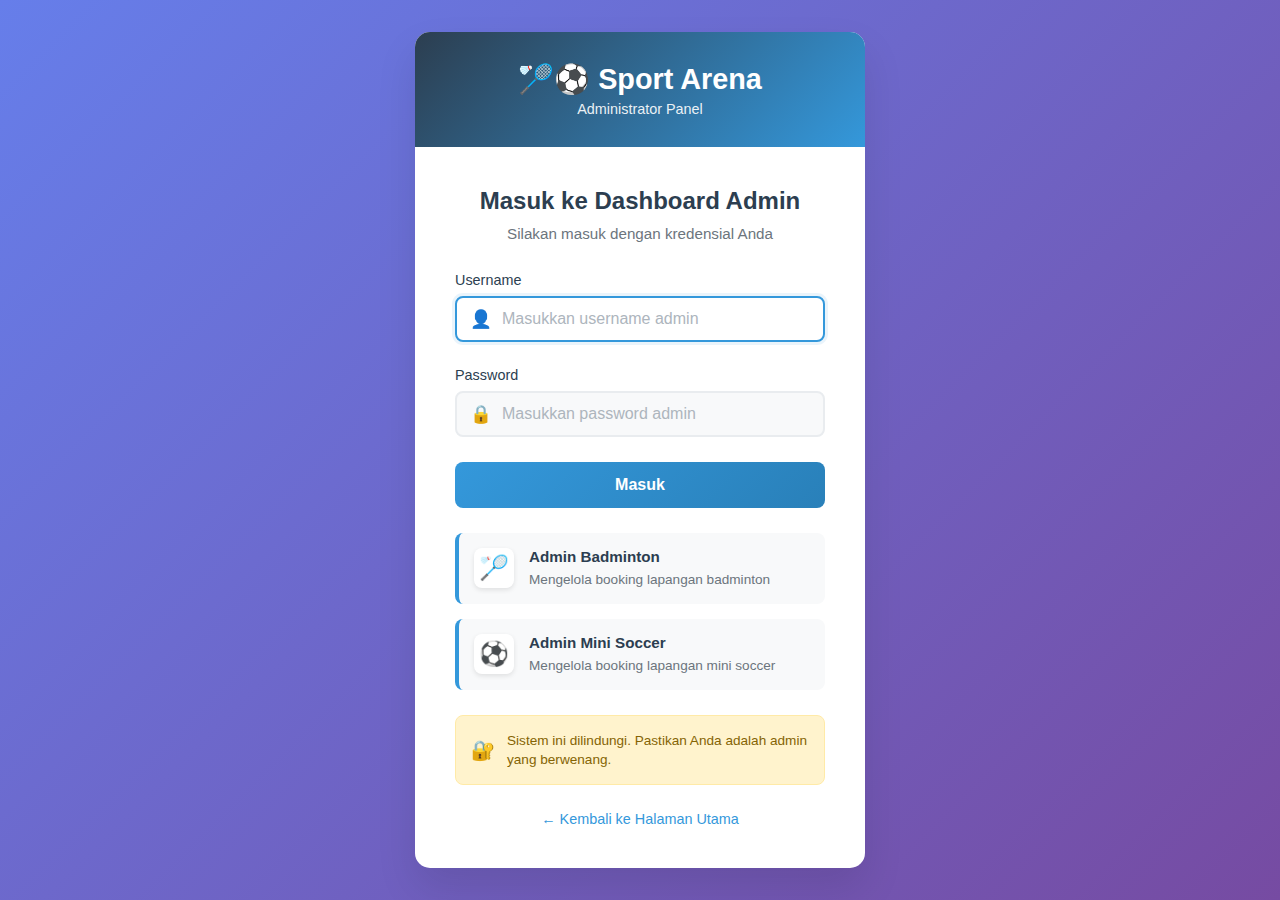
<file: AdminBadminton.html>
<!DOCTYPE html>
<html lang="id">
<head>
    <meta charset="UTF-8">
    <meta name="viewport" content="width=device-width, initial-scale=1.0">
    <title>Admin Badminton - Sport Arena</title>
    <link rel="stylesheet" href="Admin.css">
    <style>
        /* Additional Styles for Schedule View */
        .schedule-container {
            background: white;
            border-radius: 8px;
            box-shadow: 0 1px 3px rgba(0,0,0,0.1);
            overflow: auto;
            max-height: 70vh;
            position: relative;
            margin: 20px 0;
        }

        .schedule-table {
            width: 100%;
            border-collapse: collapse;
            font-size: 14px;
        }

        .schedule-table th {
            background: #1e40af;
            color: white;
            font-weight: 600;
            padding: 12px 8px;
            text-align: center;
            border: 1px solid #d1d5db;
            position: sticky;
            top: 0;
            z-index: 10;
        }

        .schedule-table td {
            padding: 10px 8px;
            border: 1px solid #d1d5db;
            text-align: center;
            vertical-align: middle;
        }

        .schedule-table .time-column {
            background: #eff6ff;
            font-weight: 600;
            color: #1e40af;
            width: 120px;
            position: sticky;
            left: 0;
            z-index: 5;
        }

        .schedule-table .field-header {
            background: #3730a3;
            color: white;
            font-weight: 600;
        }

        /* Status Badges - DIPERBAIKI UNTUK BEDA WAKTU LEWAT */
        .status-badge {
            padding: 4px 8px;
            border-radius: 4px;
            font-size: 12px;
            font-weight: 500;
            display: inline-block;
            min-width: 80px;
        }

        .status-booked {
            background: #fee2e2;
            color: #dc2626;
            border: 1px solid #fecaca;
        }

        .status-available {
            background: #d1fae5;
            color: #065f46;
            border: 1px solid #a7f3d0;
        }

        .status-ongoing {
            background: #fef3c7;
            color: #92400e;
            border: 1px solid #fde68a;
        }

        /* PERBAIKAN: Status untuk waktu lewat yang ADA booking sebelumnya */
        .status-past-booked {
            background: #fed7d7;
            color: #c53030;
            border: 1px solid #feb2b2;
        }

        /* PERBAIKAN: Status untuk waktu lewat yang TIDAK ADA booking */
        .status-past-available {
            background: #f3f4f6;
            color: #9ca3af;
            border: 1px solid #d1d5db;
        }

        /* PERBAIKAN: Style khusus untuk sel waktu lewat */
        .past-booked-cell {
            background: #fef2f2 !important;
        }

        .past-available-cell {
            background: #f9fafb !important;
        }

        .booked-cell {
            background: #fef2f2 !important;
        }

        .available-cell {
            background: #f0fdf4 !important;
        }

        .ongoing-cell {
            background: #fffbeb !important;
        }

        /* Badge untuk tipe pelanggan */
        .customer-type-badge {
            padding: 3px 6px;
            border-radius: 3px;
            font-size: 11px;
            font-weight: 500;
            display: inline-block;
            margin-top: 4px;
        }

        .customer-member {
            background: #dbeafe;
            color: #1e40af;
            border: 1px solid #93c5fd;
        }

        .customer-umum {
            background: #f3f4f6;
            color: #6b7280;
            border: 1px solid #d1d5db;
        }

        .action-buttons {
            display: flex;
            gap: 15px;
            margin: 20px 0;
            justify-content: center;
            flex-wrap: wrap;
        }

        .action-btn {
            padding: 12px 25px;
            border: none;
            border-radius: 8px;
            font-size: 1rem;
            font-weight: 600;
            cursor: pointer;
            transition: all 0.3s ease;
            display: inline-flex;
            align-items: center;
            gap: 8px;
        }

        .view-schedule-btn {
            background: #1e40af;
            color: white;
        }

        .view-schedule-btn:hover {
            background: #1e3a8a;
            transform: translateY(-2px);
        }

        .booking-btn {
            background: #059669;
            color: white;
        }

        .booking-btn:hover {
            background: #047857;
            transform: translateY(-2px);
        }

        /* ==================== PERBAIKAN TABLE CONTROLS - LAYOUT BARU ==================== */
        .table-controls {
            display: flex;
            flex-direction: column;
            gap: 15px;
            margin: 30px 0 20px;
            padding: 20px;
            background: white;
            border-radius: 8px;
            box-shadow: 0 1px 3px rgba(0,0,0,0.1);
        }

        .table-controls-row {
            display: flex;
            align-items: center;
            gap: 20px;
            flex-wrap: wrap;
        }

        .table-controls .filter-group {
            display: flex;
            align-items: center;
            gap: 10px;
        }

        .table-controls label {
            font-weight: 600;
            color: #374151;
            white-space: nowrap;
            font-size: 14px;
            min-width: 120px;
        }

        /* PERBAIKAN UTAMA: Input date dengan icon kalender yang bisa diklik */
        .table-controls input[type="date"] {
            padding: 10px 12px;
            border: 1px solid #d1d5db;
            border-radius: 6px;
            font-size: 14px;
            min-width: 150px;
            background: white;
            cursor: pointer;
            position: relative;
            z-index: 2;
            /* Pastikan menggunakan default browser styling */
            -webkit-appearance: none;
            -moz-appearance: none;
            appearance: none;
        }

        /* Style untuk browser WebKit (Chrome, Safari, Edge) */
        .table-controls input[type="date"]::-webkit-calendar-picker-indicator {
            background: transparent;
            bottom: 0;
            color: transparent;
            cursor: pointer;
            height: auto;
            left: 0;
            position: absolute;
            right: 0;
            top: 0;
            width: auto;
            z-index: 3;
        }

        /* Style untuk browser Firefox */
        .table-controls input[type="date"]::-moz-focus-inner {
            border: 0;
            padding: 0;
        }

        .table-controls input[type="date"]:focus {
            outline: none;
            border-color: #3b82f6;
            box-shadow: 0 0 0 3px rgba(59, 130, 246, 0.1);
        }

        .table-controls select {
            padding: 10px 12px;
            border: 1px solid #d1d5db;
            border-radius: 6px;
            font-size: 14px;
            min-width: 160px;
            cursor: pointer;
        }

        .table-controls select:focus {
            outline: none;
            border-color: #3b82f6;
            box-shadow: 0 0 0 3px rgba(59, 130, 246, 0.1);
        }

        /* PERBAIKAN: Style untuk span pemisah tanggal */
        .table-controls .date-separator {
            color: #6b7280;
            font-weight: 500;
            margin: 0 8px;
            font-size: 14px;
        }

        .table-controls .reset-btn {
            padding: 10px 20px;
            background-color: #6b7280;
            color: white;
            border: none;
            border-radius: 6px;
            cursor: pointer;
            font-weight: 600;
            transition: background-color 0.3s ease;
            font-size: 14px;
        }

        .table-controls .reset-btn:hover {
            background-color: #4b5563;
        }

        /* PERBAIKAN: Quick Stats untuk admin */
        .quick-stats {
            display: flex;
            justify-content: center;
            gap: 40px;
            margin: 40px 0;
            flex-wrap: wrap;
            padding: 25px;
            background: white;
            border-radius: 12px;
            box-shadow: 0 2px 8px rgba(0, 0, 0, 0.1);
        }

        .stat-item {
            text-align: center;
            padding: 20px;
            background: #f8f9fa;
            border-radius: 12px;
            box-shadow: 0 2px 4px rgba(0, 0, 0, 0.05);
            min-width: 120px;
            border: 1px solid #e9ecef;
            transition: transform 0.2s ease, box-shadow 0.2s ease;
        }

        .stat-item:hover {
            transform: translateY(-2px);
            box-shadow: 0 4px 8px rgba(0, 0, 0, 0.1);
        }

        .stat-number {
            display: block;
            font-size: 2rem;
            font-weight: 700;
            color: #2c3e50;
            margin-bottom: 8px;
        }

        .stat-label {
            font-size: 0.9rem;
            color: #6c757d;
            font-weight: 500;
        }

        /* PERBAIKAN: Container untuk tabel dengan scroll */
        .table-container {
            background: white;
            border-radius: 8px;
            box-shadow: 0 1px 3px rgba(0,0,0,0.1);
            overflow: hidden;
            position: relative;
            margin: 20px 0;
        }

        /* ==================== STYLING BARU UNTUK TABEL PER LAPANGAN DENGAN SCROLL HORIZONTAL ==================== */

        .field-table-container {
            margin-bottom: 40px;
            background: white;
            border-radius: 12px;
            box-shadow: 0 2px 10px rgba(0, 0, 0, 0.1);
            overflow: hidden;
            animation: fadeInUp 0.5s ease;
        }

        .field-header {
            background: linear-gradient(135deg, #1e40af 0%, #3730a3 100%);
            color: white;
            padding: 20px;
            text-align: center;
            border-bottom: 3px solid #f59e0b;
        }

        .field-header h3 {
            margin: 0;
            font-size: 1.5rem;
            font-weight: 700;
            text-shadow: 1px 1px 2px rgba(0, 0, 0, 0.3);
        }

        /* PERBAIKAN: Container khusus untuk tabel dengan scroll horizontal */
        .field-table-wrapper {
            overflow-x: auto;
            overflow-y: visible;
            max-width: 100%;
            position: relative;
            -webkit-overflow-scrolling: touch; /* Smooth scrolling untuk iOS */
        }

        .field-table {
            width: auto; /* DIPERBAIKI: biarkan tabel melebar sesuai konten */
            min-width: 100%; /* DIPERBAIKI: pastikan tabel minimal selebar container */
            border-collapse: collapse;
            margin: 0;
        }

        /* PERBAIKAN UTAMA: Lebarkan kolom tanggal */
        .field-table th {
            background: #1e40af;
            color: white;
            font-weight: 600;
            padding: 12px 8px;
            text-align: center;
            border: 1px solid #d1d5db;
            position: sticky;
            top: 0;
            z-index: 10;
            min-width: 180px; /* DIPERBAIKI: Lebarkan kolom tanggal dari 120px ke 180px */
        }

        .field-table td {
            padding: 10px 8px;
            border: 1px solid #e5e7eb;
            text-align: center;
            vertical-align: middle;
            transition: all 0.2s ease;
            min-width: 180px; /* DIPERBAIKI: Lebarkan kolom tanggal dari 120px ke 180px */
            max-width: 200px; /* DIPERBAIKI: Lebarkan kolom tanggal */
        }

        .field-table tr:nth-child(even) {
            background: #f8fafc;
        }

        .field-table tr:hover {
            background: #f1f5f9;
        }

        .field-table .time-column {
            background: #eff6ff;
            font-weight: 600;
            color: #1e40af;
            width: 120px;
            min-width: 120px; /* DITAMBAHKAN: lebar minimum */
            position: sticky;
            left: 0;
            z-index: 5;
            border-right: 2px solid #d1d5db;
        }

        /* PERBAIKAN: Style untuk sel dengan konten panjang */
        .field-table td .status-badge {
            white-space: nowrap;
            overflow: hidden;
            text-overflow: ellipsis;
            max-width: 100%;
            display: inline-block;
        }

        /* PERBAIKAN: Scrollbar styling */
        .field-table-wrapper::-webkit-scrollbar {
            height: 8px;
        }

        .field-table-wrapper::-webkit-scrollbar-track {
            background: #f1f1f1;
            border-radius: 4px;
        }

        .field-table-wrapper::-webkit-scrollbar-thumb {
            background: #c1c1c1;
            border-radius: 4px;
        }

        .field-table-wrapper::-webkit-scrollbar-thumb:hover {
            background: #a8a8a8;
        }

        /* PERBAIKAN: Indikator scroll untuk pengguna */
        .field-table-container::after {
            content: "← Geser → untuk melihat lebih banyak tanggal";
            display: block;
            text-align: center;
            padding: 10px;
            background: #f8f9fa;
            color: #6c757d;
            font-size: 0.9rem;
            border-top: 1px solid #e9ecef;
            font-style: italic;
        }

        /* Animation untuk tabel container */
        @keyframes fadeInUp {
            from {
                opacity: 0;
                transform: translateY(20px);
            }
            to {
                opacity: 1;
                transform: translateY(0);
            }
        }

        .legend {
            display: flex;
            gap: 20px;
            margin-top: 20px;
            flex-wrap: wrap;
            padding: 15px;
            background: #f8fafc;
            border-radius: 8px;
            border: 1px solid #e5e7eb;
        }

        .legend-item {
            display: flex;
            align-items: center;
            gap: 8px;
            font-size: 14px;
        }

        .legend-color {
            width: 16px;
            height: 16px;
            border-radius: 4px;
            border: 1px solid #d1d5db;
        }

        /* Additional Styles for Edit Modal */
        .modal-content {
            max-height: 90vh;
            overflow-y: auto;
        }

        #edit-form {
            display: flex;
            flex-direction: column;
            gap: 15px;
        }

        #edit-form .form-group {
            margin-bottom: 0;
        }

        /* Style untuk tombol simpan bawah */
        .save-bottom-btn {
            background: #059669 !important;
            border: none;
            padding: 12px;
            border-radius: 5px;
            color: white;
            font-weight: 600;
            cursor: pointer;
            transition: background-color 0.3s;
            margin-top: 15px !important;
            width: 100%;
        }

        .save-bottom-btn:hover {
            background: #047857 !important;
        }

        /* Style untuk tombol update yang sudah ada */
        #edit-form .submit-btn {
            background: #3498db;
            border: none;
            padding: 12px;
            border-radius: 5px;
            color: white;
            font-weight: 600;
            cursor: pointer;
            transition: background-color 0.3s;
            width: 100%;
        }

        #edit-form .submit-btn:hover {
            background: #2980b9;
        }

        /* Pastikan tombol tidak overlap */
        #edit-form button[type="submit"] {
            margin-bottom: 0;
        }

        /* Style untuk info member di dashboard */
        .member-badge {
            background: #dbeafe;
            color: #1e40af;
            padding: 2px 6px;
            border-radius: 4px;
            font-size: 0.7rem;
            font-weight: 500;
            margin-left: 5px;
        }

        /* ==================== STYLING UNTUK NOTIFIKASI ==================== */
        .notification {
            position: fixed;
            top: 100px;
            right: 20px;
            padding: 15px 20px;
            border-radius: 8px;
            color: white;
            font-weight: 600;
            z-index: 10000;
            box-shadow: 0 4px 12px rgba(0,0,0,0.15);
            animation: slideInRight 0.3s ease;
        }

        .notification.success {
            background: #10b981;
        }

        .notification.error {
            background: #ef4444;
        }

        .notification.warning {
            background: #f59e0b;
        }

        @keyframes slideInRight {
            from {
                transform: translateX(100%);
                opacity: 0;
            }
            to {
                transform: translateX(0);
                opacity: 1;
            }
        }

        /* ==================== RESPONSIVE DESIGN ==================== */

        /* Responsive design untuk layout baru */
        @media (max-width: 768px) {
            .field-table-container {
                margin-bottom: 30px;
                border-radius: 8px;
            }
            
            .field-header {
                padding: 15px;
            }
            
            .field-header h3 {
                font-size: 1.3rem;
            }
            
            .field-table-wrapper {
                overflow-x: auto;
                -webkit-overflow-scrolling: touch;
            }
            
            .field-table {
                font-size: 12px;
            }
            
            .field-table th,
            .field-table td {
                min-width: 150px; /* DIPERBAIKI: Lebarkan kolom tanggal di mobile dari 100px ke 150px */
                padding: 8px 4px;
            }
            
            .field-table .time-column {
                width: 100px;
                min-width: 100px;
                font-size: 11px;
            }
            
            .status-badge {
                font-size: 10px;
                min-width: 60px;
                padding: 3px 6px;
            }
            
            .customer-type-badge {
                font-size: 9px;
                padding: 2px 4px;
            }
            
            .field-table-container::after {
                content: "← → Geser untuk tanggal lain";
                font-size: 0.8rem;
                padding: 8px;
            }
            
            /* PERBAIKAN: Table Controls Responsive */
            .table-controls {
                margin: 25px 0 15px;
                padding: 15px;
                gap: 15px;
            }
            
            .table-controls-row {
                flex-direction: column;
                align-items: flex-start;
                gap: 15px;
            }
            
            .table-controls .filter-group {
                width: 100%;
                justify-content: space-between;
            }
            
            .table-controls label {
                min-width: 110px;
            }
            
            .table-controls input[type="date"],
            .table-controls select {
                min-width: 140px;
                flex: 1;
            }
            
            .quick-stats {
                gap: 20px;
                margin: 30px 0;
                padding: 20px;
            }
            
            .stat-item {
                min-width: 100px;
                padding: 15px;
            }
            
            .stat-number {
                font-size: 1.5rem;
            }
        }

        @media (max-width: 480px) {
            .field-table-container {
                margin-bottom: 20px;
            }
            
            .field-header {
                padding: 12px;
            }
            
            .field-header h3 {
                font-size: 1.1rem;
            }
            
            .field-table {
                font-size: 11px;
            }
            
            .field-table th,
            .field-table td {
                min-width: 140px; /* DIPERBAIKI: Lebarkan kolom tanggal di mobile kecil dari 80px ke 140px */
                padding: 6px 2px;
            }
            
            .field-table .time-column {
                width: 80px;
                min-width: 80px;
                font-size: 10px;
            }
            
            .status-badge {
                font-size: 9px;
                min-width: 50px;
                padding: 2px 4px;
            }
            
            .customer-type-badge {
                font-size: 9px;
                padding: 2px 4px;
            }
            
            small {
                font-size: 9px;
            }
            
            .field-table-container::after {
                content: "← → Geser";
                font-size: 0.7rem;
                padding: 6px;
            }
            
            /* PERBAIKAN: Table Controls Mobile */
            .table-controls {
                margin: 20px 0 15px;
                gap: 10px;
            }
            
            .table-controls-row {
                flex-direction: column;
                gap: 10px;
            }
            
            .table-controls .filter-group {
                flex-direction: column;
                align-items: flex-start;
                gap: 8px;
                width: 100%;
            }
            
            .table-controls label {
                min-width: auto;
                width: 100%;
            }
            
            .table-controls input[type="date"],
            .table-controls select {
                min-width: 100%;
                width: 100%;
            }
            
            .table-controls .date-separator {
                align-self: center;
                margin: 5px 0;
            }
            
            .quick-stats {
                gap: 15px;
                margin: 25px 0;
                padding: 15px;
            }
            
            .stat-item {
                min-width: 80px;
                padding: 12px;
            }
            
            .stat-number {
                font-size: 1.3rem;
            }
            
            .stat-label {
                font-size: 0.8rem;
            }
        }
    </style>
</head>
<body>
    <!-- Header -->
    <header>
        <nav class="navbar">
            <div class="nav-container">
                <h1 class="logo">Sport Arena - Admin Badminton</h1>
                <ul class="nav-menu">
                    <li><a href="#dashboard">Dashboard</a></li>
                    <li><a href="#schedule">Lihat Jadwal</a></li>
                    <li><a href="#booking">Input Booking</a></li>
                    <li><a href="#manage">Kelola Booking</a></li>
                    <li><a href="admin.html" class="customer-link">Kembali ke Admin Utama</a></li>
                </ul>
                <div class="hamburger">
                    <span></span>
                    <span></span>
                    <span></span>
                </div>
            </div>
        </nav>
    </header>

    <!-- Dashboard Section -->
    <section id="dashboard" class="dashboard">
        <div class="container">
            <h2 class="section-title">Dashboard Admin Badminton</h2>
            
            <div class="stats-container">
                <div class="stat-card">
                    <h3>Total Booking Hari Ini</h3>
                    <p id="today-bookings">0</p>
                </div>
                <div class="stat-card">
                    <h3>Lapangan Terbooking</h3>
                    <p id="booked-fields">0</p>
                </div>
                <div class="stat-card">
                    <h3>Pendapatan Hari Ini</h3>
                    <p id="daily-revenue">Rp 0</p>
                </div>
                <div class="stat-card">
                    <h3>Booking Member Hari Ini</h3>
                    <p id="member-bookings">0</p>
                </div>
            </div>

            <!-- Action Buttons -->
            <div class="action-buttons">
                <button class="action-btn view-schedule-btn" onclick="showScheduleSection()">
                    📅 Lihat Jadwal Booking
                </button>
                <button class="action-btn booking-btn" onclick="showBookingSection()">
                    ➕ Booking Lapangan
                </button>
            </div>
        </div>
    </section>

    <!-- Schedule Section -->
    <section id="schedule" class="schedule" style="display: none;">
        <div class="container">
            <h2 class="section-title">Jadwal Booking Lapangan Badminton</h2>
            
            <div class="action-buttons">
                <button class="action-btn booking-btn" onclick="showBookingSection()">
                    ➕ Booking Lapangan Baru
                </button>
                <button class="action-btn view-schedule-btn" onclick="showDashboardSection()">
                    📊 Kembali ke Dashboard
                </button>
            </div>

            <!-- Quick Stats -->
            <div class="quick-stats">
                <div class="stat-item">
                    <span class="stat-number" id="admin-booked-fields">0</span>
                    <span class="stat-label">Lapangan Terbooking Hari Ini</span>
                </div>
                <div class="stat-item">
                    <span class="stat-number" id="admin-total-bookings">0</span>
                    <span class="stat-label">Total Booking Aktif</span>
                </div>
                <div class="stat-item">
                    <span class="stat-number" id="admin-completed-today">0</span>
                    <span class="stat-label">Selesai Hari Ini</span>
                </div>
                <div class="stat-item">
                    <span class="stat-number" id="admin-last-update">-</span>
                    <span class="stat-label">Update Terakhir</span>
                </div>
            </div>

            <!-- Table Controls - PERBAIKAN UTAMA: LAYOUT BARU -->
            <div class="table-controls">
                <!-- Baris 1: Rentang Tanggal -->
                <div class="table-controls-row">
                    <div class="filter-group">
                        <label for="schedule-start-date">Rentang Tanggal:</label>
                        <input type="date" id="schedule-start-date">
                        <span class="date-separator">s/d</span>
                        <input type="date" id="schedule-end-date">
                    </div>
                </div>

                <!-- Baris 2: Filter dan Tombol -->
                <div class="table-controls-row">
                    <div class="filter-group">
                        <label for="schedule-field">Filter Lapangan:</label>
                        <select id="schedule-field">
                            <option value="all">Semua Lapangan</option>
                            <option value="1">Lapangan 1</option>
                            <option value="2">Lapangan 2</option>
                            <option value="3">Lapangan 3</option>
                            <option value="4">Lapangan 4</option>
                        </select>
                    </div>

                    <button id="schedule-reset-filter" class="reset-btn">Reset Filter</button>
                    <button id="schedule-refresh" class="action-btn" style="padding: 8px 16px;">
                        🔄 Refresh Jadwal
                    </button>
                </div>
            </div>
            
            <!-- Schedule Table Container -->
            <div class="table-container">
                <div id="schedule-table-container">
                    <!-- Schedule table akan digenerate di sini dengan format baru -->
                </div>
            </div>

            <!-- Legend -->
            <div class="legend">
                <div class="legend-item">
                    <div class="legend-color" style="background-color: #d1fae5;"></div>
                    <span>Tersedia</span>
                </div>
                <div class="legend-item">
                    <div class="legend-color" style="background-color: #fee2e2;"></div>
                    <span>Terbooking</span>
                </div>
                <div class="legend-item">
                    <div class="legend-color" style="background-color: #fef3c7;"></div>
                    <span>Sedang Berlangsung</span>
                </div>
                <div class="legend-item">
                    <div class="legend-color" style="background-color: #fed7d7;"></div>
                    <span>Waktu Lewat (Ada Booking)</span>
                </div>
                <div class="legend-item">
                    <div class="legend-color" style="background-color: #f3f4f6;"></div>
                    <span>Waktu Lewat (Tidak Ada Booking)</span>
                </div>
                <div class="legend-item">
                    <div class="legend-color" style="background-color: #dbeafe;"></div>
                    <span>Member</span>
                </div>
                <div class="legend-item">
                    <div class="legend-color" style="background-color: #f3f4f6;"></div>
                    <span>Umum</span>
                </div>
            </div>
        </div>
    </section>

    <!-- Booking Section -->
    <section id="booking" class="booking" style="display: none;">
        <div class="container">
            <h2 class="section-title">Input Booking Badminton Baru</h2>
            
            <div class="action-buttons">
                <button class="action-btn view-schedule-btn" onclick="showScheduleSection()">
                    📅 Lihat Jadwal
                </button>
                <button class="action-btn" onclick="showDashboardSection()" style="background: #6b7280;">
                    📊 Kembali ke Dashboard
                </button>
            </div>

            <form id="booking-form">
                <div class="form-row">
                    <div class="form-group">
                        <label for="customer-type">Tipe Pelanggan:</label>
                        <select id="customer-type" required>
                            <option value="umum">Umum</option>
                            <option value="member">Member</option>
                        </select>
                    </div>
                    
                    <div class="form-group">
                        <label for="field-number">Lapangan:</label>
                        <select id="field-number" required>
                            <option value="">Pilih Lapangan</option>
                            <option value="1">Lapangan 1</option>
                            <option value="2">Lapangan 2</option>
                            <option value="3">Lapangan 3</option>
                            <option value="4">Lapangan 4</option>
                        </select>
                    </div>
                </div>
                
                <div class="form-row">
                    <div class="form-group">
                        <label for="booking-date">Tanggal Booking:</label>
                        <input type="date" id="booking-date" required>
                    </div>
                    
                    <div class="form-group">
                        <label for="booking-time">Waktu Booking:</label>
                        <select id="booking-time" required>
                            <option value="">Pilih Waktu</option>
                        </select>
                    </div>
                </div>
                
                <div class="form-row">
                    <div class="form-group">
                        <label for="customer-name">Nama Pelanggan:</label>
                        <input type="text" id="customer-name" required>
                    </div>
                    
                    <div class="form-group">
                        <label for="customer-phone">Nomor Telepon:</label>
                        <input type="tel" id="customer-phone" required>
                    </div>
                </div>
                
                <div class="form-group">
                    <label for="customer-email">Email:</label>
                    <input type="email" id="customer-email">
                </div>
                
                <div class="form-group">
                    <label for="booking-notes">Catatan:</label>
                    <textarea id="booking-notes" rows="3"></textarea>
                </div>
                
                <!-- Info Paket Member (akan ditampilkan secara dinamis) -->
                <div id="member-info" style="display: none; background: #dbeafe; border: 1px solid #93c5fd; border-radius: 8px; padding: 15px; margin: 10px 0; font-size: 14px;">
                    <strong>💎 Paket Member Badminton</strong><br>
                    • Pilih waktu untuk melihat harga<br>
                    • 4x sesi per bulan (1 sesi per minggu)<br>
                    • 3 jam per sesi<br>
                    • Total 12 jam per bulan<br>
                    <small style="color: #ef4444; font-weight: 500;">⚠️ Akan booking otomatis untuk 4 minggu berturut-turut!</small>
                </div>
                
                <div class="form-row">
                    <div class="form-group">
                        <label for="payment-status">Status Pembayaran:</label>
                        <select id="payment-status" required>
                            <option value="pending">Belum Bayar</option>
                            <option value="partial">DP (Bayar Sebagian)</option>
                            <option value="paid">Lunas</option>
                        </select>
                    </div>
                    
                    <div class="form-group">
                        <label for="total-amount">Total Biaya:</label>
                        <input type="number" id="total-amount" required readonly>
                    </div>
                </div>

                <div class="form-row">
                    <div class="form-group">
                        <label for="paid-amount">Jumlah yang Dibayar:</label>
                        <input type="number" id="paid-amount" value="0" required>
                    </div>
                    
                    <div class="form-group">
                        <label for="remaining-amount">Sisa Pembayaran:</label>
                        <input type="number" id="remaining-amount" readonly>
                    </div>
                </div>
                
                <button type="submit" class="submit-btn">Simpan Booking Badminton</button>
            </form>
        </div>
    </section>

    <!-- Manage Section -->
    <section id="manage" class="manage">
        <div class="container">
            <h2 class="section-title">Kelola Booking Badminton</h2>
            
            <div class="management-controls">
                <div class="search-group">
                    <input type="text" id="search-booking" placeholder="Cari berdasarkan nama atau telepon...">
                    <button id="search-btn">Cari</button>
                </div>
                
                <div class="filter-group">
                    <select id="filter-payment">
                        <option value="all">Semua Status</option>
                        <option value="pending">Belum Bayar</option>
                        <option value="paid">Lunas</option>
                        <option value="partial">DP</option>
                    </select>
                    
                    <select id="filter-customer-type">
                        <option value="all">Semua Tipe</option>
                        <option value="umum">Umum</option>
                        <option value="member">Member</option>
                    </select>
                    
                    <select id="filter-field">
                        <option value="all">Semua Lapangan</option>
                        <option value="1">Lapangan 1</option>
                        <option value="2">Lapangan 2</option>
                        <option value="3">Lapangan 3</option>
                        <option value="4">Lapangan 4</option>
                    </select>
                    
                    <input type="date" id="filter-management-date">
                    
                    <button id="reset-management">Reset</button>
                </div>
            </div>
            
            <div id="management-list" class="management-list">
                <!-- Bookings will be displayed here -->
            </div>
        </div>
    </section>

    <!-- Footer -->
    <footer>
        <div class="container">
            <p>&copy; 2023 Sport Arena - Admin Badminton Panel</p>
        </div>
    </footer>

    <!-- Edit Modal -->
    <div id="edit-modal" class="modal">
        <div class="modal-content">
            <span class="close">&times;</span>
            <h3>Edit Booking Badminton</h3>
            <form id="edit-form">
                <input type="hidden" id="edit-id">
                
                <div class="form-group">
                    <label for="edit-customer-type">Tipe Pelanggan:</label>
                    <select id="edit-customer-type" required>
                        <option value="umum">Umum</option>
                        <option value="member">Member</option>
                    </select>
                </div>
                
                <div class="form-group">
                    <label for="edit-payment-status">Status Pembayaran:</label>
                    <select id="edit-payment-status" required>
                        <option value="pending">Belum Bayar</option>
                        <option value="partial">DP (Bayar Sebagian)</option>
                        <option value="paid">Lunas</option>
                    </select>
                </div>
                
                <div class="form-group">
                    <label for="edit-total-amount">Total Biaya:</label>
                    <input type="number" id="edit-total-amount" required>
                </div>
                
                <div class="form-group">
                    <label for="edit-paid-amount">Jumlah yang Dibayar:</label>
                    <input type="number" id="edit-paid-amount" required>
                </div>
                
                <div class="form-group">
                    <label for="edit-remaining-amount">Sisa Pembayaran:</label>
                    <input type="number" id="edit-remaining-amount" readonly>
                </div>
                
                <div class="form-group">
                    <label for="edit-notes">Catatan:</label>
                    <textarea id="edit-notes" rows="3"></textarea>
                </div>
                
                <!-- Tombol Update yang sudah ada -->
                <button type="submit" class="submit-btn">Update Booking</button>
                
                <!-- TOMBOL SIMPAN PERUBAHAN BARU DI BAWAH -->
                <button type="button" id="edit-save-bottom-btn" class="submit-btn save-bottom-btn">
                    💾 Simpan Perubahan
                </button>
            </form>
        </div>
    </div>

    <script src="AdminBadminton.js"></script>
</body>
</html>
</file>
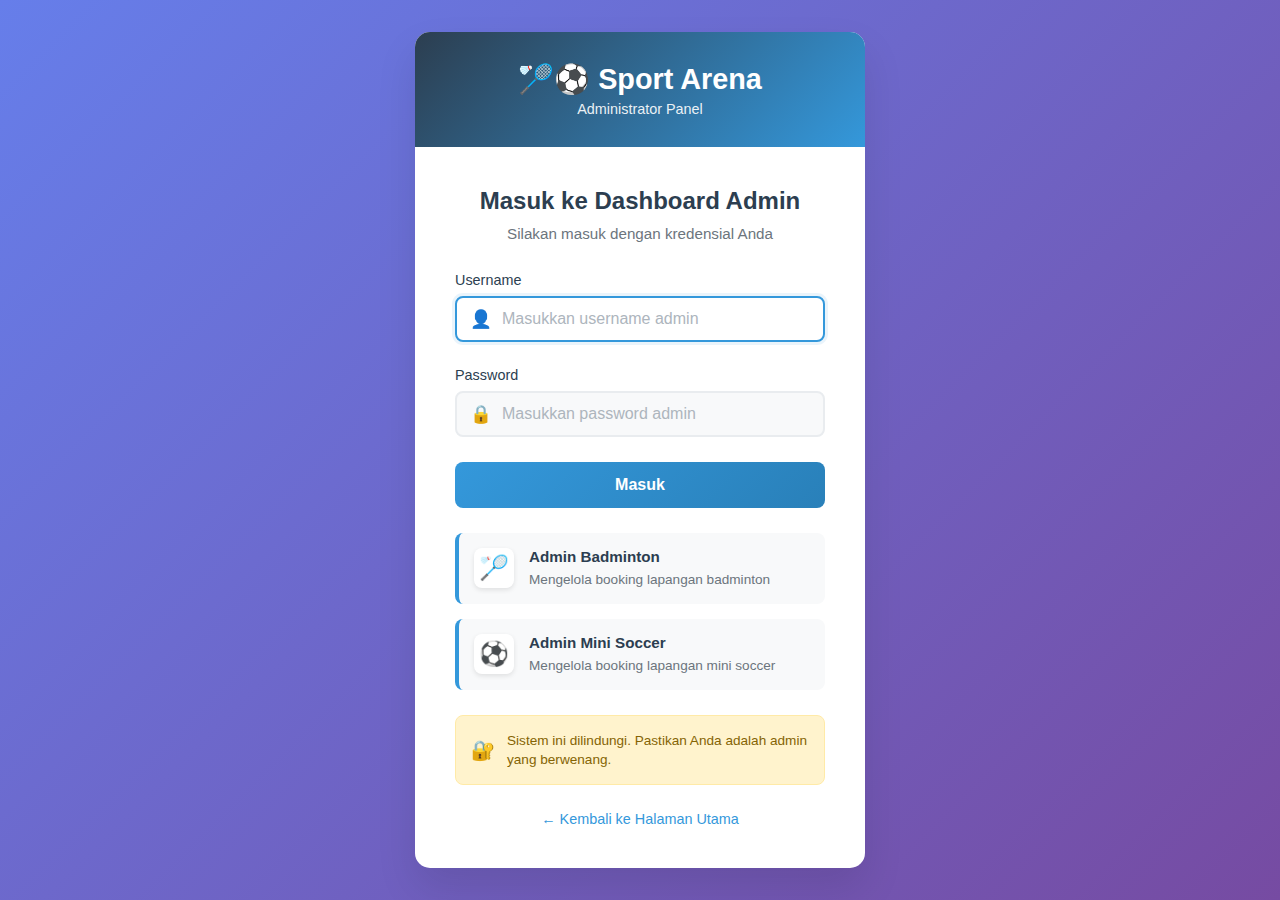
<file: AdminMiniSoccer.html>
<!DOCTYPE html>
<html lang="id">
<head>
    <meta charset="UTF-8">
    <meta name="viewport" content="width=device-width, initial-scale=1.0">
    <title>Admin Mini Soccer - Sport Arena</title>
    <link rel="stylesheet" href="Admin.css">
    <style>
        /* Additional Styles for Schedule View */
        .schedule-container {
            background: white;
            border-radius: 8px;
            box-shadow: 0 1px 3px rgba(0,0,0,0.1);
            overflow: auto;
            max-height: 70vh;
            position: relative;
            margin: 20px 0;
        }

        .schedule-table {
            width: 100%;
            border-collapse: collapse;
            font-size: 14px;
        }

        .schedule-table th {
            background: #dc2626;
            color: white;
            font-weight: 600;
            padding: 12px 8px;
            text-align: center;
            border: 1px solid #d1d5db;
            position: sticky;
            top: 0;
            z-index: 10;
        }

        .schedule-table td {
            padding: 10px 8px;
            border: 1px solid #d1d5db;
            text-align: center;
            vertical-align: middle;
        }

        .schedule-table .time-column {
            background: #fef2f2;
            font-weight: 600;
            color: #dc2626;
            width: 120px;
            position: sticky;
            left: 0;
            z-index: 5;
        }

        .schedule-table .field-header {
            background: #991b1b;
            color: white;
            font-weight: 600;
        }

        /* Status Badges - DIPERBAIKI UNTUK BEDA WAKTU LEWAT */
        .status-badge {
            padding: 4px 8px;
            border-radius: 4px;
            font-size: 12px;
            font-weight: 500;
            display: inline-block;
            min-width: 80px;
        }

        .status-booked {
            background: #fee2e2;
            color: #dc2626;
            border: 1px solid #fecaca;
        }

        .status-available {
            background: #d1fae5;
            color: #065f46;
            border: 1px solid #a7f3d0;
        }

        .status-ongoing {
            background: #fef3c7;
            color: #92400e;
            border: 1px solid #fde68a;
        }

        /* PERBAIKAN: Status untuk waktu lewat yang ADA booking sebelumnya */
        .status-past-booked {
            background: #fed7d7;
            color: #c53030;
            border: 1px solid #feb2b2;
        }

        /* PERBAIKAN: Status untuk waktu lewat yang TIDAK ADA booking */
        .status-past-available {
            background: #f3f4f6;
            color: #9ca3af;
            border: 1px solid #d1d5db;
        }

        /* PERBAIKAN: Style khusus untuk sel waktu lewat */
        .past-booked-cell {
            background: #fef2f2 !important;
        }

        .past-available-cell {
            background: #f9fafb !important;
        }

        .booked-cell {
            background: #fef2f2 !important;
        }

        .available-cell {
            background: #f0fdf4 !important;
        }

        .ongoing-cell {
            background: #fffbeb !important;
        }

        /* Badge untuk tipe pelanggan */
        .customer-type-badge {
            padding: 3px 6px;
            border-radius: 3px;
            font-size: 11px;
            font-weight: 500;
            display: inline-block;
            margin-top: 4px;
        }

        .customer-member {
            background: #dbeafe;
            color: #1e40af;
            border: 1px solid #93c5fd;
        }

        .customer-umum {
            background: #f3f4f6;
            color: #6b7280;
            border: 1px solid #d1d5db;
        }

        .action-buttons {
            display: flex;
            gap: 15px;
            margin: 20px 0;
            justify-content: center;
            flex-wrap: wrap;
        }

        .action-btn {
            padding: 12px 25px;
            border: none;
            border-radius: 8px;
            font-size: 1rem;
            font-weight: 600;
            cursor: pointer;
            transition: all 0.3s ease;
            display: inline-flex;
            align-items: center;
            gap: 8px;
        }

        .view-schedule-btn {
            background: #dc2626;
            color: white;
        }

        .view-schedule-btn:hover {
            background: #b91c1c;
            transform: translateY(-2px);
        }

        .booking-btn {
            background: #059669;
            color: white;
        }

        .booking-btn:hover {
            background: #047857;
            transform: translateY(-2px);
        }

        /* ==================== PERBAIKAN TABLE CONTROLS - LAYOUT BARU ==================== */
        .table-controls {
            display: flex;
            flex-direction: column;
            gap: 15px;
            margin: 30px 0 20px;
            padding: 20px;
            background: white;
            border-radius: 8px;
            box-shadow: 0 1px 3px rgba(0,0,0,0.1);
        }

        .table-controls-row {
            display: flex;
            align-items: center;
            gap: 20px;
            flex-wrap: wrap;
        }

        .table-controls .filter-group {
            display: flex;
            align-items: center;
            gap: 10px;
        }

        .table-controls label {
            font-weight: 600;
            color: #374151;
            white-space: nowrap;
            font-size: 14px;
            min-width: 120px;
        }

        /* PERBAIKAN UTAMA: Input date dengan icon kalender yang bisa diklik */
        .table-controls input[type="date"] {
            padding: 10px 12px;
            border: 1px solid #d1d5db;
            border-radius: 6px;
            font-size: 14px;
            min-width: 150px;
            background: white;
            cursor: pointer;
            position: relative;
            z-index: 2;
            /* Pastikan menggunakan default browser styling */
            -webkit-appearance: none;
            -moz-appearance: none;
            appearance: none;
        }

        /* Style untuk browser WebKit (Chrome, Safari, Edge) */
        .table-controls input[type="date"]::-webkit-calendar-picker-indicator {
            background: transparent;
            bottom: 0;
            color: transparent;
            cursor: pointer;
            height: auto;
            left: 0;
            position: absolute;
            right: 0;
            top: 0;
            width: auto;
            z-index: 3;
        }

        /* Style untuk browser Firefox */
        .table-controls input[type="date"]::-moz-focus-inner {
            border: 0;
            padding: 0;
        }

        .table-controls input[type="date"]:focus {
            outline: none;
            border-color: #3b82f6;
            box-shadow: 0 0 0 3px rgba(59, 130, 246, 0.1);
        }

        .table-controls select {
            padding: 10px 12px;
            border: 1px solid #d1d5db;
            border-radius: 6px;
            font-size: 14px;
            min-width: 160px;
            cursor: pointer;
        }

        .table-controls select:focus {
            outline: none;
            border-color: #3b82f6;
            box-shadow: 0 0 0 3px rgba(59, 130, 246, 0.1);
        }

        /* PERBAIKAN: Style untuk span pemisah tanggal */
        .table-controls .date-separator {
            color: #6b7280;
            font-weight: 500;
            margin: 0 8px;
            font-size: 14px;
        }

        .table-controls .reset-btn {
            padding: 10px 20px;
            background-color: #6b7280;
            color: white;
            border: none;
            border-radius: 6px;
            cursor: pointer;
            font-weight: 600;
            transition: background-color 0.3s ease;
            font-size: 14px;
        }

        .table-controls .reset-btn:hover {
            background-color: #4b5563;
        }

        /* PERBAIKAN: Quick Stats untuk admin */
        .quick-stats {
            display: flex;
            justify-content: center;
            gap: 40px;
            margin: 40px 0;
            flex-wrap: wrap;
            padding: 25px;
            background: white;
            border-radius: 12px;
            box-shadow: 0 2px 8px rgba(0, 0, 0, 0.1);
        }

        .stat-item {
            text-align: center;
            padding: 20px;
            background: #f8f9fa;
            border-radius: 12px;
            box-shadow: 0 2px 4px rgba(0, 0, 0, 0.05);
            min-width: 120px;
            border: 1px solid #e9ecef;
            transition: transform 0.2s ease, box-shadow 0.2s ease;
        }

        .stat-item:hover {
            transform: translateY(-2px);
            box-shadow: 0 4px 8px rgba(0, 0, 0, 0.1);
        }

        .stat-number {
            display: block;
            font-size: 2rem;
            font-weight: 700;
            color: #2c3e50;
            margin-bottom: 8px;
        }

        .stat-label {
            font-size: 0.9rem;
            color: #6c757d;
            font-weight: 500;
        }

        /* PERBAIKAN: Container untuk tabel dengan scroll */
        .table-container {
            background: white;
            border-radius: 8px;
            box-shadow: 0 1px 3px rgba(0,0,0,0.1);
            overflow: hidden;
            position: relative;
            margin: 20px 0;
        }

        /* ==================== STYLING BARU UNTUK TABEL PER LAPANGAN DENGAN SCROLL HORIZONTAL ==================== */

        .field-table-container {
            margin-bottom: 40px;
            background: white;
            border-radius: 12px;
            box-shadow: 0 2px 10px rgba(0, 0, 0, 0.1);
            overflow: hidden;
            animation: fadeInUp 0.5s ease;
        }

        .field-header {
            background: linear-gradient(135deg, #dc2626 0%, #991b1b 100%);
            color: white;
            padding: 20px;
            text-align: center;
            border-bottom: 3px solid #f59e0b;
        }

        .field-header h3 {
            margin: 0;
            font-size: 1.5rem;
            font-weight: 700;
            text-shadow: 1px 1px 2px rgba(0, 0, 0, 0.3);
        }

        /* PERBAIKAN: Container khusus untuk tabel dengan scroll horizontal */
        .field-table-wrapper {
            overflow-x: auto;
            overflow-y: visible;
            max-width: 100%;
            position: relative;
            -webkit-overflow-scrolling: touch; /* Smooth scrolling untuk iOS */
        }

        .field-table {
            width: auto; /* DIPERBAIKI: biarkan tabel melebar sesuai konten */
            min-width: 100%; /* DIPERBAIKI: pastikan tabel minimal selebar container */
            border-collapse: collapse;
            margin: 0;
        }

        /* PERBAIKAN UTAMA: Lebarkan kolom tanggal */
        .field-table th {
            background: #dc2626;
            color: white;
            font-weight: 600;
            padding: 12px 8px;
            text-align: center;
            border: 1px solid #d1d5db;
            position: sticky;
            top: 0;
            z-index: 10;
            min-width: 180px; /* DIPERBAIKI: Lebarkan kolom tanggal dari 120px ke 180px */
        }

        .field-table td {
            padding: 10px 8px;
            border: 1px solid #e5e7eb;
            text-align: center;
            vertical-align: middle;
            transition: all 0.2s ease;
            min-width: 180px; /* DIPERBAIKI: Lebarkan kolom tanggal dari 120px ke 180px */
            max-width: 200px; /* DIPERBAIKI: Lebarkan kolom tanggal */
        }

        .field-table tr:nth-child(even) {
            background: #f8fafc;
        }

        .field-table tr:hover {
            background: #f1f5f9;
        }

        .field-table .time-column {
            background: #fef2f2;
            font-weight: 600;
            color: #dc2626;
            width: 120px;
            min-width: 120px; /* DITAMBAHKAN: lebar minimum */
            position: sticky;
            left: 0;
            z-index: 5;
            border-right: 2px solid #d1d5db;
        }

        /* PERBAIKAN: Style untuk sel dengan konten panjang */
        .field-table td .status-badge {
            white-space: nowrap;
            overflow: hidden;
            text-overflow: ellipsis;
            max-width: 100%;
            display: inline-block;
        }

        /* PERBAIKAN: Scrollbar styling */
        .field-table-wrapper::-webkit-scrollbar {
            height: 8px;
        }

        .field-table-wrapper::-webkit-scrollbar-track {
            background: #f1f1f1;
            border-radius: 4px;
        }

        .field-table-wrapper::-webkit-scrollbar-thumb {
            background: #c1c1c1;
            border-radius: 4px;
        }

        .field-table-wrapper::-webkit-scrollbar-thumb:hover {
            background: #a8a8a8;
        }

        /* PERBAIKAN: Indikator scroll untuk pengguna */
        .field-table-container::after {
            content: "← Geser → untuk melihat lebih banyak tanggal";
            display: block;
            text-align: center;
            padding: 10px;
            background: #f8f9fa;
            color: #6c757d;
            font-size: 0.9rem;
            border-top: 1px solid #e9ecef;
            font-style: italic;
        }

        /* Animation untuk tabel container */
        @keyframes fadeInUp {
            from {
                opacity: 0;
                transform: translateY(20px);
            }
            to {
                opacity: 1;
                transform: translateY(0);
            }
        }

        .legend {
            display: flex;
            gap: 20px;
            margin-top: 20px;
            flex-wrap: wrap;
            padding: 15px;
            background: #f8fafc;
            border-radius: 8px;
            border: 1px solid #e5e7eb;
        }

        .legend-item {
            display: flex;
            align-items: center;
            gap: 8px;
            font-size: 14px;
        }

        .legend-color {
            width: 16px;
            height: 16px;
            border-radius: 4px;
            border: 1px solid #d1d5db;
        }

        /* Additional Styles for Edit Modal */
        .modal-content {
            max-height: 90vh;
            overflow-y: auto;
        }

        #edit-form {
            display: flex;
            flex-direction: column;
            gap: 15px;
        }

        #edit-form .form-group {
            margin-bottom: 0;
        }

        /* Style untuk tombol simpan bawah */
        .save-bottom-btn {
            background: #059669 !important;
            border: none;
            padding: 12px;
            border-radius: 5px;
            color: white;
            font-weight: 600;
            cursor: pointer;
            transition: background-color 0.3s;
            margin-top: 15px !important;
            width: 100%;
        }

        .save-bottom-btn:hover {
            background: #047857 !important;
        }

        /* Style untuk tombol update yang sudah ada */
        #edit-form .submit-btn {
            background: #3498db;
            border: none;
            padding: 12px;
            border-radius: 5px;
            color: white;
            font-weight: 600;
            cursor: pointer;
            transition: background-color 0.3s;
            width: 100%;
        }

        #edit-form .submit-btn:hover {
            background: #2980b9;
        }

        /* Pastikan tombol tidak overlap */
        #edit-form button[type="submit"] {
            margin-bottom: 0;
        }

        /* Style untuk info member di dashboard */
        .member-badge {
            background: #dbeafe;
            color: #1e40af;
            padding: 2px 6px;
            border-radius: 4px;
            font-size: 0.7rem;
            font-weight: 500;
            margin-left: 5px;
        }

        /* ==================== STYLING UNTUK NOTIFIKASI ==================== */
        .notification {
            position: fixed;
            top: 100px;
            right: 20px;
            padding: 15px 20px;
            border-radius: 8px;
            color: white;
            font-weight: 600;
            z-index: 10000;
            box-shadow: 0 4px 12px rgba(0,0,0,0.15);
            animation: slideInRight 0.3s ease;
        }

        .notification.success {
            background: #10b981;
        }

        .notification.error {
            background: #ef4444;
        }

        .notification.warning {
            background: #f59e0b;
        }

        @keyframes slideInRight {
            from {
                transform: translateX(100%);
                opacity: 0;
            }
            to {
                transform: translateX(0);
                opacity: 1;
            }
        }

        /* ==================== ANIMASI UNTUK SECTION TRANSITION ==================== */
        .section-transition {
            animation: sectionFadeIn 0.5s ease-in-out;
        }

        @keyframes sectionFadeIn {
            from {
                opacity: 0;
                transform: translateY(20px);
            }
            to {
                opacity: 1;
                transform: translateY(0);
            }
        }

        /* ==================== ANIMASI UNTUK CARD HOVER ==================== */
        .stat-card, .management-card, .field-card {
            transition: all 0.3s ease;
        }

        .stat-card:hover, .management-card:hover, .field-card:hover {
            transform: translateY(-5px);
            box-shadow: 0 8px 25px rgba(0, 0, 0, 0.15);
        }

        /* ==================== ANIMASI UNTUK LOADING ==================== */
        .loading {
            display: flex;
            flex-direction: column;
            align-items: center;
            justify-content: center;
            padding: 40px;
            text-align: center;
        }

        .loading-spinner {
            width: 40px;
            height: 40px;
            border: 4px solid #f3f3f3;
            border-top: 4px solid #dc2626;
            border-radius: 50%;
            animation: spin 1s linear infinite;
            margin-bottom: 20px;
        }

        @keyframes spin {
            0% { transform: rotate(0deg); }
            100% { transform: rotate(360deg); }
        }

        /* ==================== ANIMASI UNTUK FORM ELEMENTS ==================== */
        .form-group input, .form-group select, .form-group textarea {
            transition: all 0.3s ease;
        }

        .form-group input:focus, .form-group select:focus, .form-group textarea:focus {
            transform: translateY(-2px);
            box-shadow: 0 4px 12px rgba(59, 130, 246, 0.15);
        }

        /* ==================== ANIMASI UNTUK BUTTONS ==================== */
        .action-btn, .submit-btn, .reset-btn {
            transition: all 0.3s ease;
            position: relative;
            overflow: hidden;
        }

        .action-btn::before, .submit-btn::before, .reset-btn::before {
            content: '';
            position: absolute;
            top: 0;
            left: -100%;
            width: 100%;
            height: 100%;
            background: linear-gradient(90deg, transparent, rgba(255,255,255,0.3), transparent);
            transition: left 0.5s;
        }

        .action-btn:hover::before, .submit-btn:hover::before, .reset-btn:hover::before {
            left: 100%;
        }

        /* ==================== ANIMASI UNTUK TABLE ROWS ==================== */
        .field-table tr {
            transition: all 0.2s ease;
        }

        .field-table tr:hover {
            transform: scale(1.01);
            box-shadow: 0 2px 8px rgba(0, 0, 0, 0.1);
        }

        /* ==================== ANIMASI UNTUK MODAL ==================== */
        .modal-content {
            animation: modalSlideIn 0.3s ease;
        }

        @keyframes modalSlideIn {
            from {
                opacity: 0;
                transform: translateY(-50px) scale(0.9);
            }
            to {
                opacity: 1;
                transform: translateY(0) scale(1);
            }
        }

        /* ==================== RESPONSIVE DESIGN ==================== */

        /* Responsive design untuk layout baru */
        @media (max-width: 768px) {
            .field-table-container {
                margin-bottom: 30px;
                border-radius: 8px;
            }
            
            .field-header {
                padding: 15px;
            }
            
            .field-header h3 {
                font-size: 1.3rem;
            }
            
            .field-table-wrapper {
                overflow-x: auto;
                -webkit-overflow-scrolling: touch;
            }
            
            .field-table {
                font-size: 12px;
            }
            
            .field-table th,
            .field-table td {
                min-width: 150px; /* DIPERBAIKI: Lebarkan kolom tanggal di mobile dari 100px ke 150px */
                padding: 8px 4px;
            }
            
            .field-table .time-column {
                width: 100px;
                min-width: 100px;
                font-size: 11px;
            }
            
            .status-badge {
                font-size: 10px;
                min-width: 60px;
                padding: 3px 6px;
            }
            
            .customer-type-badge {
                font-size: 9px;
                padding: 2px 4px;
            }
            
            .field-table-container::after {
                content: "← → Geser untuk tanggal lain";
                font-size: 0.8rem;
                padding: 8px;
            }
            
            /* PERBAIKAN: Table Controls Responsive */
            .table-controls {
                margin: 25px 0 15px;
                padding: 15px;
                gap: 15px;
            }
            
            .table-controls-row {
                flex-direction: column;
                align-items: flex-start;
                gap: 15px;
            }
            
            .table-controls .filter-group {
                width: 100%;
                justify-content: space-between;
            }
            
            .table-controls label {
                min-width: 110px;
            }
            
            .table-controls input[type="date"],
            .table-controls select {
                min-width: 140px;
                flex: 1;
            }
            
            .quick-stats {
                gap: 20px;
                margin: 30px 0;
                padding: 20px;
            }
            
            .stat-item {
                min-width: 100px;
                padding: 15px;
            }
            
            .stat-number {
                font-size: 1.5rem;
            }

            .notification {
                top: 80px;
                right: 10px;
                left: 10px;
                font-size: 14px;
            }
        }

        @media (max-width: 480px) {
            .field-table-container {
                margin-bottom: 20px;
            }
            
            .field-header {
                padding: 12px;
            }
            
            .field-header h3 {
                font-size: 1.1rem;
            }
            
            .field-table {
                font-size: 11px;
            }
            
            .field-table th,
            .field-table td {
                min-width: 140px; /* DIPERBAIKI: Lebarkan kolom tanggal di mobile kecil dari 80px ke 140px */
                padding: 6px 2px;
            }
            
            .field-table .time-column {
                width: 80px;
                min-width: 80px;
                font-size: 10px;
            }
            
            .status-badge {
                font-size: 9px;
                min-width: 50px;
                padding: 2px 4px;
            }
            
            .customer-type-badge {
                font-size: 9px;
                padding: 2px 4px;
            }
            
            small {
                font-size: 9px;
            }
            
            .field-table-container::after {
                content: "← → Geser";
                font-size: 0.7rem;
                padding: 6px;
            }
            
            /* PERBAIKAN: Table Controls Mobile */
            .table-controls {
                margin: 20px 0 15px;
                gap: 10px;
            }
            
            .table-controls-row {
                flex-direction: column;
                gap: 10px;
            }
            
            .table-controls .filter-group {
                flex-direction: column;
                align-items: flex-start;
                gap: 8px;
                width: 100%;
            }
            
            .table-controls label {
                min-width: auto;
                width: 100%;
            }
            
            .table-controls input[type="date"],
            .table-controls select {
                min-width: 100%;
                width: 100%;
            }
            
            .table-controls .date-separator {
                align-self: center;
                margin: 5px 0;
            }
            
            .quick-stats {
                gap: 15px;
                margin: 25px 0;
                padding: 15px;
            }
            
            .stat-item {
                min-width: 80px;
                padding: 12px;
            }
            
            .stat-number {
                font-size: 1.3rem;
            }
            
            .stat-label {
                font-size: 0.8rem;
            }

            .notification {
                top: 70px;
                right: 5px;
                left: 5px;
                font-size: 12px;
                padding: 10px 15px;
            }
        }
    </style>
</head>
<body>
    <!-- Header -->
    <header>
        <nav class="navbar">
            <div class="nav-container">
                <h1 class="logo">Sport Arena - Admin Mini Soccer</h1>
                <ul class="nav-menu">
                    <li><a href="#dashboard">Dashboard</a></li>
                    <li><a href="#schedule">Lihat Jadwal</a></li>
                    <li><a href="#booking">Input Booking</a></li>
                    <li><a href="#manage">Kelola Booking</a></li>
                    <li><a href="admin.html" class="customer-link">Kembali ke Admin Utama</a></li>
                </ul>
                <div class="hamburger">
                    <span></span>
                    <span></span>
                    <span></span>
                </div>
            </div>
        </nav>
    </header>

    <!-- Dashboard Section -->
    <section id="dashboard" class="dashboard section-transition">
        <div class="container">
            <h2 class="section-title">Dashboard Admin Mini Soccer</h2>
            
            <div class="stats-container">
                <div class="stat-card">
                    <h3>Total Booking Hari Ini</h3>
                    <p id="today-bookings">0</p>
                </div>
                <div class="stat-card">
                    <h3>Lapangan Terbooking</h3>
                    <p id="booked-fields">0</p>
                </div>
                <div class="stat-card">
                    <h3>Pendapatan Hari Ini</h3>
                    <p id="daily-revenue">Rp 0</p>
                </div>
                <div class="stat-card">
                    <h3>Booking Member Hari Ini</h3>
                    <p id="member-bookings">0</p>
                </div>
            </div>

            <!-- Action Buttons -->
            <div class="action-buttons">
                <button class="action-btn view-schedule-btn" onclick="showScheduleSection()">
                    📅 Lihat Jadwal Booking
                </button>
                <button class="action-btn booking-btn" onclick="showBookingSection()">
                    ➕ Booking Lapangan
                </button>
            </div>
        </div>
    </section>

    <!-- Schedule Section -->
    <section id="schedule" class="schedule" style="display: none;">
        <div class="container section-transition">
            <h2 class="section-title">Jadwal Booking Lapangan Mini Soccer</h2>
            
            <div class="action-buttons">
                <button class="action-btn booking-btn" onclick="showBookingSection()">
                    ➕ Booking Lapangan Baru
                </button>
                <button class="action-btn view-schedule-btn" onclick="showDashboardSection()">
                    📊 Kembali ke Dashboard
                </button>
            </div>

            <!-- Quick Stats -->
            <div class="quick-stats">
                <div class="stat-item">
                    <span class="stat-number" id="admin-booked-fields">0</span>
                    <span class="stat-label">Lapangan Terbooking Hari Ini</span>
                </div>
                <div class="stat-item">
                    <span class="stat-number" id="admin-total-bookings">0</span>
                    <span class="stat-label">Total Booking Aktif</span>
                </div>
                <div class="stat-item">
                    <span class="stat-number" id="admin-completed-today">0</span>
                    <span class="stat-label">Selesai Hari Ini</span>
                </div>
                <div class="stat-item">
                    <span class="stat-number" id="admin-last-update">-</span>
                    <span class="stat-label">Update Terakhir</span>
                </div>
            </div>

            <!-- Table Controls - PERBAIKAN UTAMA: LAYOUT BARU -->
            <div class="table-controls">
                <!-- Baris 1: Rentang Tanggal -->
                <div class="table-controls-row">
                    <div class="filter-group">
                        <label for="schedule-start-date">Rentang Tanggal:</label>
                        <input type="date" id="schedule-start-date">
                        <span class="date-separator">s/d</span>
                        <input type="date" id="schedule-end-date">
                    </div>
                </div>

                <!-- Baris 2: Filter dan Tombol -->
                <div class="table-controls-row">
                    <div class="filter-group">
                        <label for="schedule-field">Filter Lapangan:</label>
                        <select id="schedule-field">
                            <option value="all">Semua Lapangan</option>
                            <option value="1">Lapangan 1</option>
                        </select>
                    </div>

                    <button id="schedule-reset-filter" class="reset-btn">Reset Filter</button>
                    <button id="schedule-refresh" class="action-btn" style="padding: 8px 16px;">
                        🔄 Refresh Jadwal
                    </button>
                </div>
            </div>
            
            <!-- Schedule Table Container -->
            <div class="table-container">
                <div id="schedule-table-container">
                    <!-- Schedule table akan digenerate di sini dengan format baru -->
                </div>
            </div>

            <!-- Legend -->
            <div class="legend">
                <div class="legend-item">
                    <div class="legend-color" style="background-color: #d1fae5;"></div>
                    <span>Tersedia</span>
                </div>
                <div class="legend-item">
                    <div class="legend-color" style="background-color: #fee2e2;"></div>
                    <span>Terbooking</span>
                </div>
                <div class="legend-item">
                    <div class="legend-color" style="background-color: #fef3c7;"></div>
                    <span>Sedang Berlangsung</span>
                </div>
                <div class="legend-item">
                    <div class="legend-color" style="background-color: #fed7d7;"></div>
                    <span>Waktu Lewat (Ada Booking)</span>
                </div>
                <div class="legend-item">
                    <div class="legend-color" style="background-color: #f3f4f6;"></div>
                    <span>Waktu Lewat (Tidak Ada Booking)</span>
                </div>
                <div class="legend-item">
                    <div class="legend-color" style="background-color: #dbeafe;"></div>
                    <span>Member</span>
                </div>
                <div class="legend-item">
                    <div class="legend-color" style="background-color: #f3f4f6;"></div>
                    <span>Umum</span>
                </div>
            </div>
        </div>
    </section>

    <!-- Booking Section -->
    <section id="booking" class="booking" style="display: none;">
        <div class="container section-transition">
            <h2 class="section-title">Input Booking Mini Soccer Baru</h2>
            
            <div class="action-buttons">
                <button class="action-btn view-schedule-btn" onclick="showScheduleSection()">
                    📅 Lihat Jadwal
                </button>
                <button class="action-btn" onclick="showDashboardSection()" style="background: #6b7280;">
                    📊 Kembali ke Dashboard
                </button>
            </div>

            <form id="booking-form">
                <div class="form-row">
                    <div class="form-group">
                        <label for="customer-type">Tipe Pelanggan:</label>
                        <select id="customer-type" required>
                            <option value="umum">Umum</option>
                            <option value="member">Member</option>
                        </select>
                    </div>
                    
                    <div class="form-group">
                        <label for="field-number">Nomor Lapangan:</label>
                        <select id="field-number" required>
                            <option value="">Pilih Nomor Lapangan</option>
                            <option value="1">Lapangan Mini Soccer 1</option>
                        </select>
                    </div>
                </div>
                
                <div class="form-row">
                    <div class="form-group">
                        <label for="booking-date">Tanggal Booking:</label>
                        <input type="date" id="booking-date" required>
                    </div>
                    
                    <div class="form-group">
                        <label for="booking-time">Waktu Booking:</label>
                        <select id="booking-time" required>
                            <option value="">Pilih Waktu</option>
                        </select>
                    </div>
                </div>
                
                <div class="form-row">
                    <div class="form-group">
                        <label for="customer-name">Nama Pelanggan:</label>
                        <input type="text" id="customer-name" required>
                    </div>
                    
                    <div class="form-group">
                        <label for="customer-phone">Nomor Telepon:</label>
                        <input type="tel" id="customer-phone" required>
                    </div>
                </div>
                
                <div class="form-group">
                    <label for="customer-email">Email:</label>
                    <input type="email" id="customer-email">
                </div>
                
                <div class="form-group">
                    <label for="booking-notes">Catatan:</label>
                    <textarea id="booking-notes" rows="3"></textarea>
                </div>
                
                <!-- Info Paket Member (akan ditampilkan secara dinamis) -->
                <div id="member-info" style="display: none; background: #dbeafe; border: 1px solid #93c5fd; border-radius: 8px; padding: 15px; margin: 10px 0; font-size: 14px;">
                    <strong>💎 Paket Member Mini Soccer</strong><br>
                    • Diskon Rp 50.000 per jam dari harga umum<br>
                    • Minimal 4 jam per bulan<br>
                    • Biaya per jam berdasarkan harga umum dikurangi diskon
                </div>
                
                <div class="form-row">
                    <div class="form-group">
                        <label for="payment-status">Status Pembayaran:</label>
                        <select id="payment-status" required>
                            <option value="pending">Belum Bayar</option>
                            <option value="partial">DP (Bayar Sebagian)</option>
                            <option value="paid">Lunas</option>
                        </select>
                    </div>
                    
                    <div class="form-group">
                        <label for="total-amount">Total Biaya:</label>
                        <input type="number" id="total-amount" required readonly>
                    </div>
                </div>

                <div class="form-row">
                    <div class="form-group">
                        <label for="paid-amount">Jumlah yang Dibayar:</label>
                        <input type="number" id="paid-amount" value="0" required>
                    </div>
                    
                    <div class="form-group">
                        <label for="remaining-amount">Sisa Pembayaran:</label>
                        <input type="number" id="remaining-amount" readonly>
                    </div>
                </div>
                
                <button type="submit" class="submit-btn">Simpan Booking Mini Soccer</button>
            </form>
        </div>
    </section>

    <!-- Manage Section -->
    <section id="manage" class="manage section-transition">
        <div class="container">
            <h2 class="section-title">Kelola Booking Mini Soccer</h2>
            
            <div class="management-controls">
                <div class="search-group">
                    <input type="text" id="search-booking" placeholder="Cari berdasarkan nama atau telepon...">
                    <button id="search-btn">Cari</button>
                </div>
                
                <div class="filter-group">
                    <select id="filter-payment">
                        <option value="all">Semua Status</option>
                        <option value="pending">Belum Bayar</option>
                        <option value="paid">Lunas</option>
                        <option value="partial">DP</option>
                    </select>
                    
                    <select id="filter-customer-type">
                        <option value="all">Semua Tipe</option>
                        <option value="umum">Umum</option>
                        <option value="member">Member</option>
                    </select>
                    
                    <select id="filter-field">
                        <option value="all">Semua Lapangan</option>
                        <option value="1">Lapangan 1</option>
                    </select>
                    
                    <input type="date" id="filter-management-date">
                    
                    <button id="reset-management">Reset</button>
                </div>
            </div>
            
            <div id="management-list" class="management-list">
                <!-- Bookings will be displayed here -->
            </div>
        </div>
    </section>

    <!-- Footer -->
    <footer>
        <div class="container">
            <p>&copy; 2023 Sport Arena - Admin Mini Soccer Panel</p>
        </div>
    </footer>

    <!-- Edit Modal -->
    <div id="edit-modal" class="modal">
        <div class="modal-content">
            <span class="close">&times;</span>
            <h3>Edit Booking Mini Soccer</h3>
            <form id="edit-form">
                <input type="hidden" id="edit-id">
                
                <div class="form-group">
                    <label for="edit-customer-type">Tipe Pelanggan:</label>
                    <select id="edit-customer-type" required>
                        <option value="umum">Umum</option>
                        <option value="member">Member</option>
                    </select>
                </div>
                
                <div class="form-group">
                    <label for="edit-payment-status">Status Pembayaran:</label>
                    <select id="edit-payment-status" required>
                        <option value="pending">Belum Bayar</option>
                        <option value="partial">DP (Bayar Sebagian)</option>
                        <option value="paid">Lunas</option>
                    </select>
                </div>
                
                <div class="form-group">
                    <label for="edit-total-amount">Total Biaya:</label>
                    <input type="number" id="edit-total-amount" required>
                </div>
                
                <div class="form-group">
                    <label for="edit-paid-amount">Jumlah yang Dibayar:</label>
                    <input type="number" id="edit-paid-amount" required>
                </div>
                
                <div class="form-group">
                    <label for="edit-remaining-amount">Sisa Pembayaran:</label>
                    <input type="number" id="edit-remaining-amount" readonly>
                </div>
                
                <div class="form-group">
                    <label for="edit-notes">Catatan:</label>
                    <textarea id="edit-notes" rows="3"></textarea>
                </div>
                
                <!-- Tombol Update yang sudah ada -->
                <button type="submit" class="submit-btn">Update Booking</button>
                
                <!-- TOMBOL SIMPAN PERUBAHAN BARU DI BAWAH -->
                <button type="button" id="edit-save-bottom-btn" class="submit-btn save-bottom-btn">
                    💾 Simpan Perubahan
                </button>
            </form>
        </div>
    </div>

    <script src="AdminMiniSoccer.js"></script>
</body>
</html>
</file>
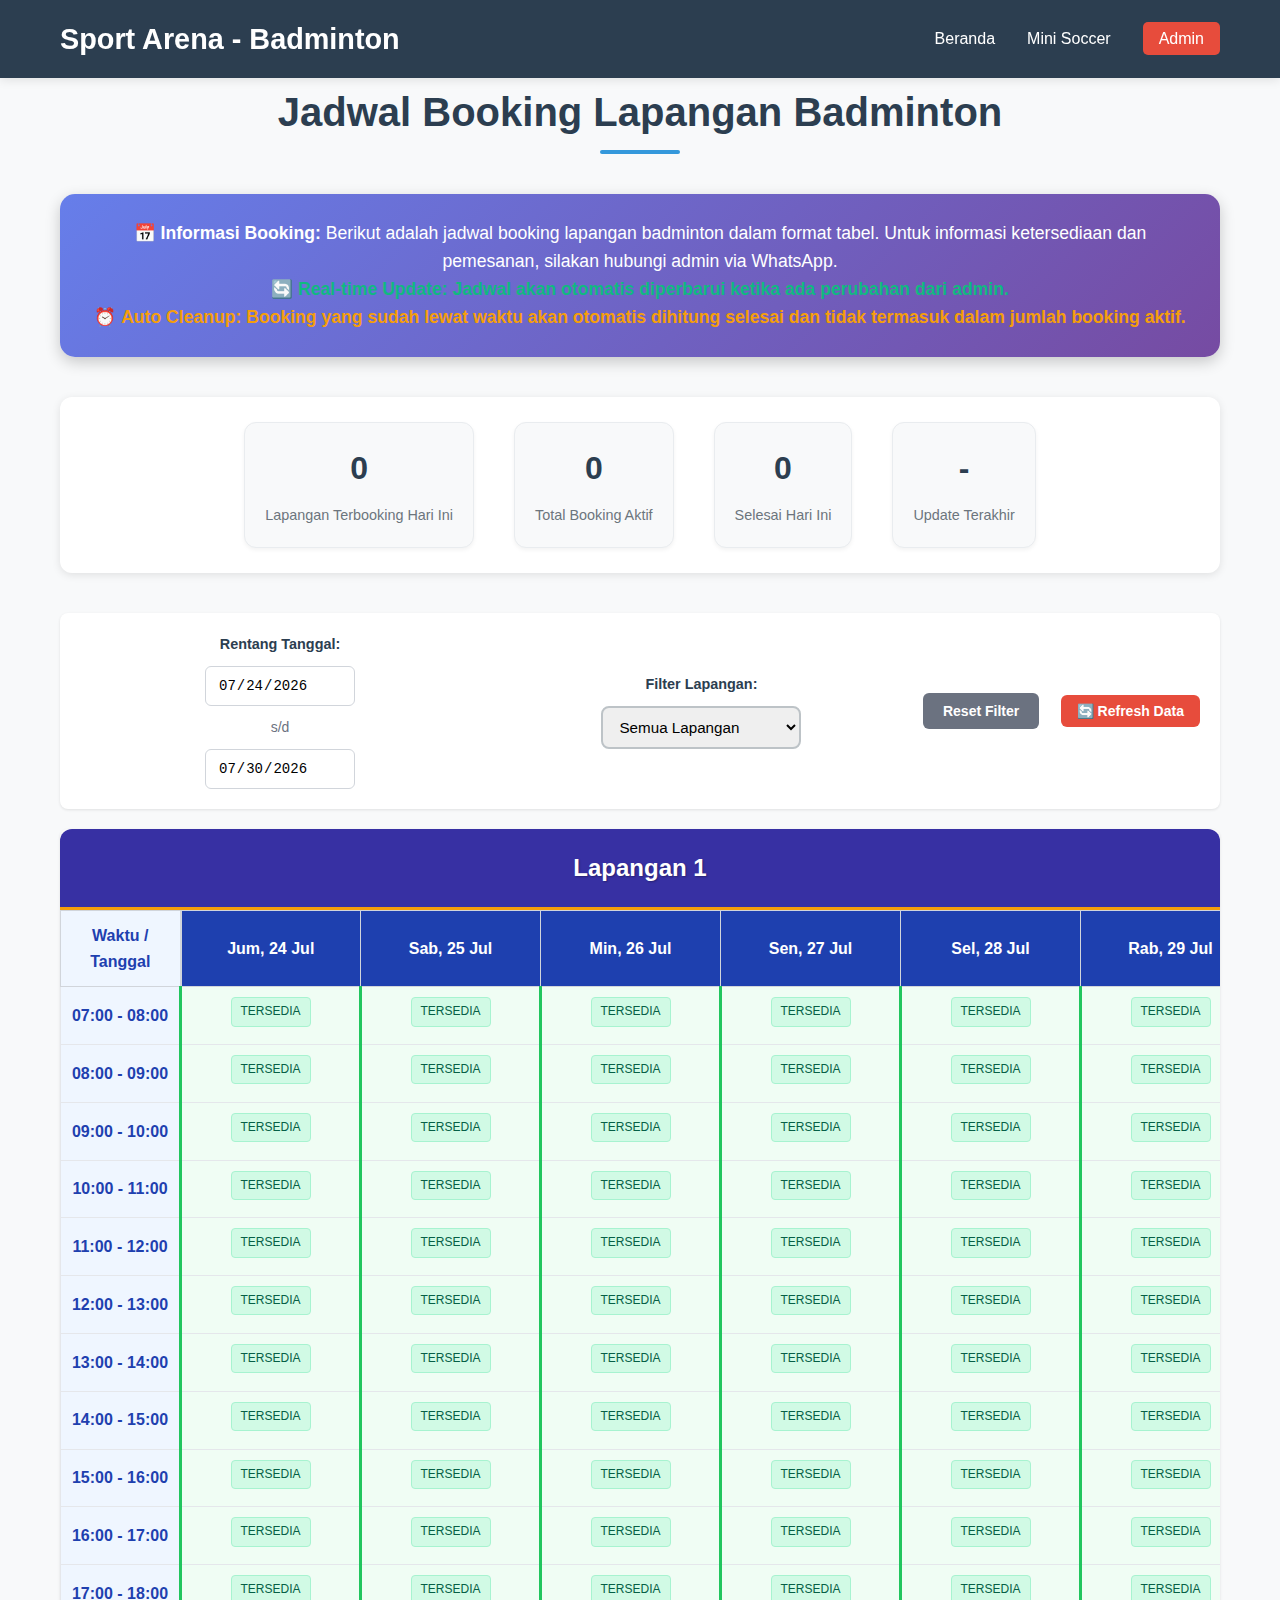
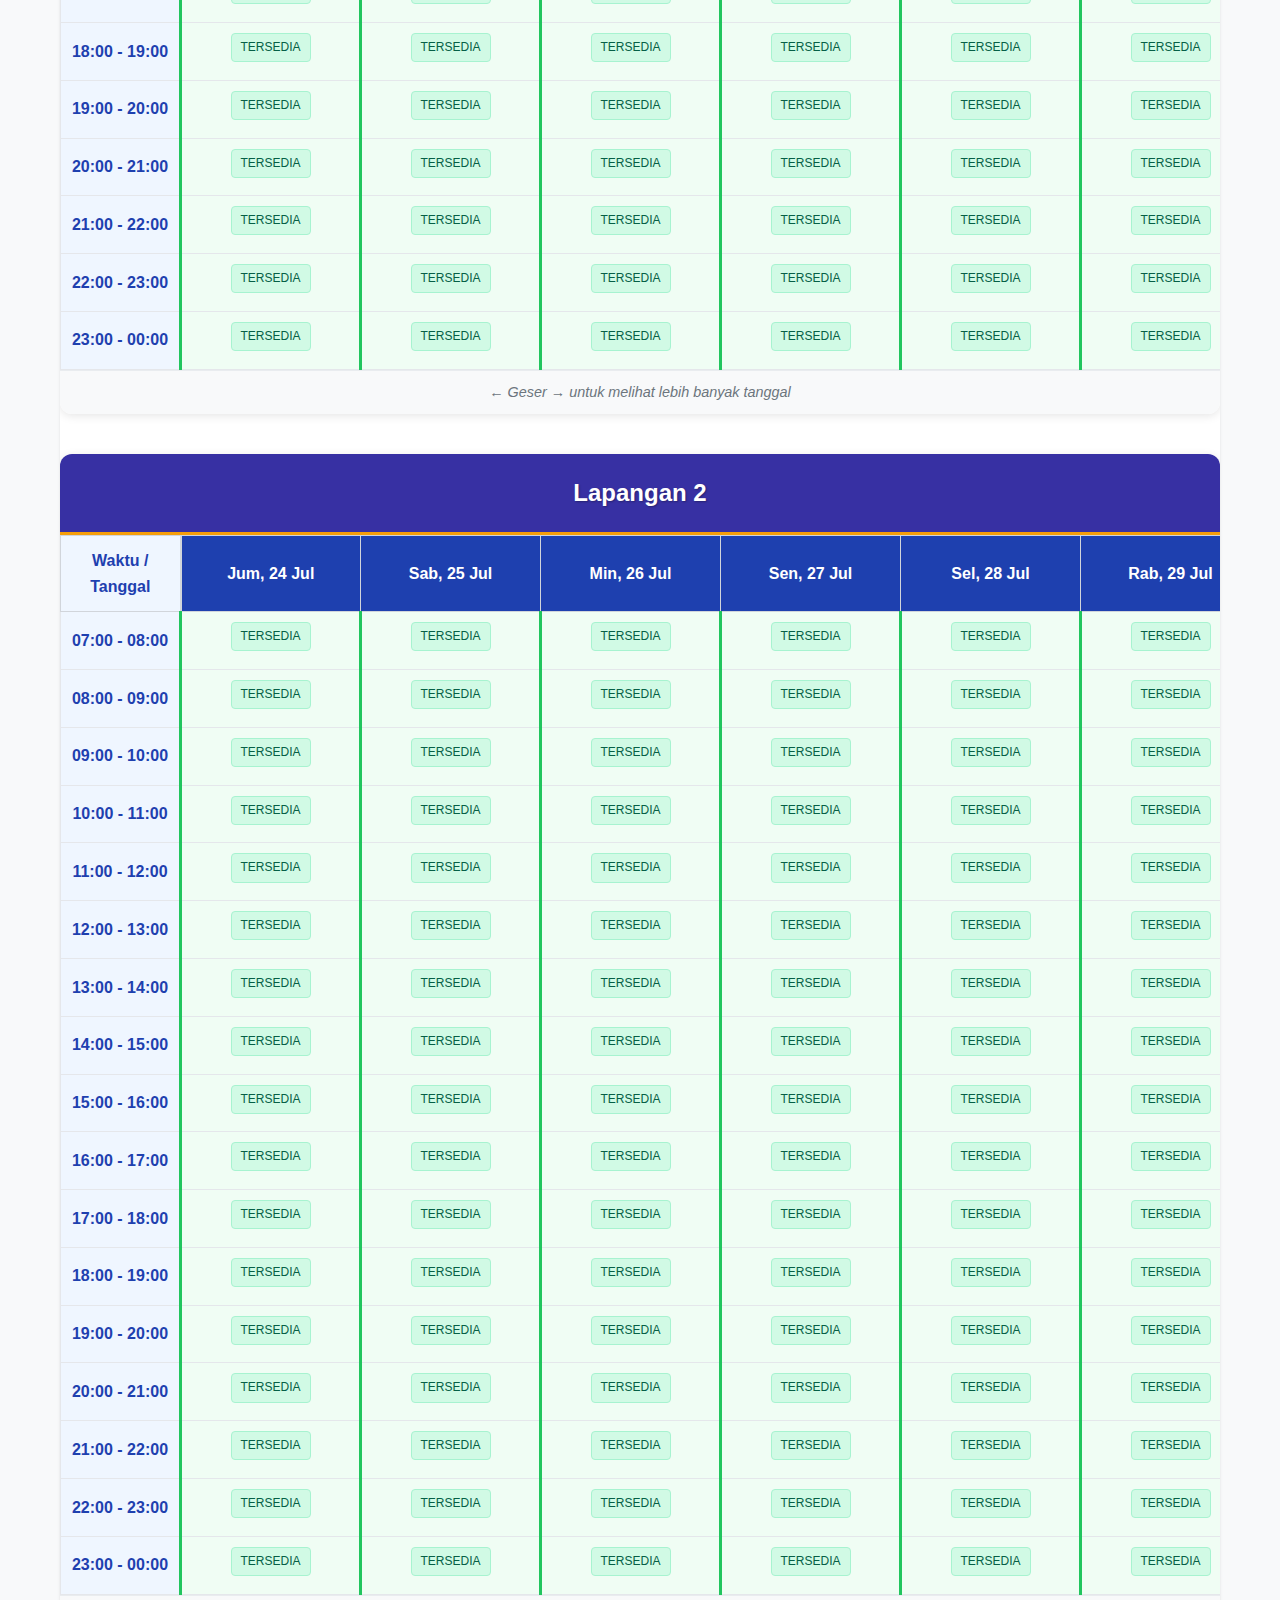
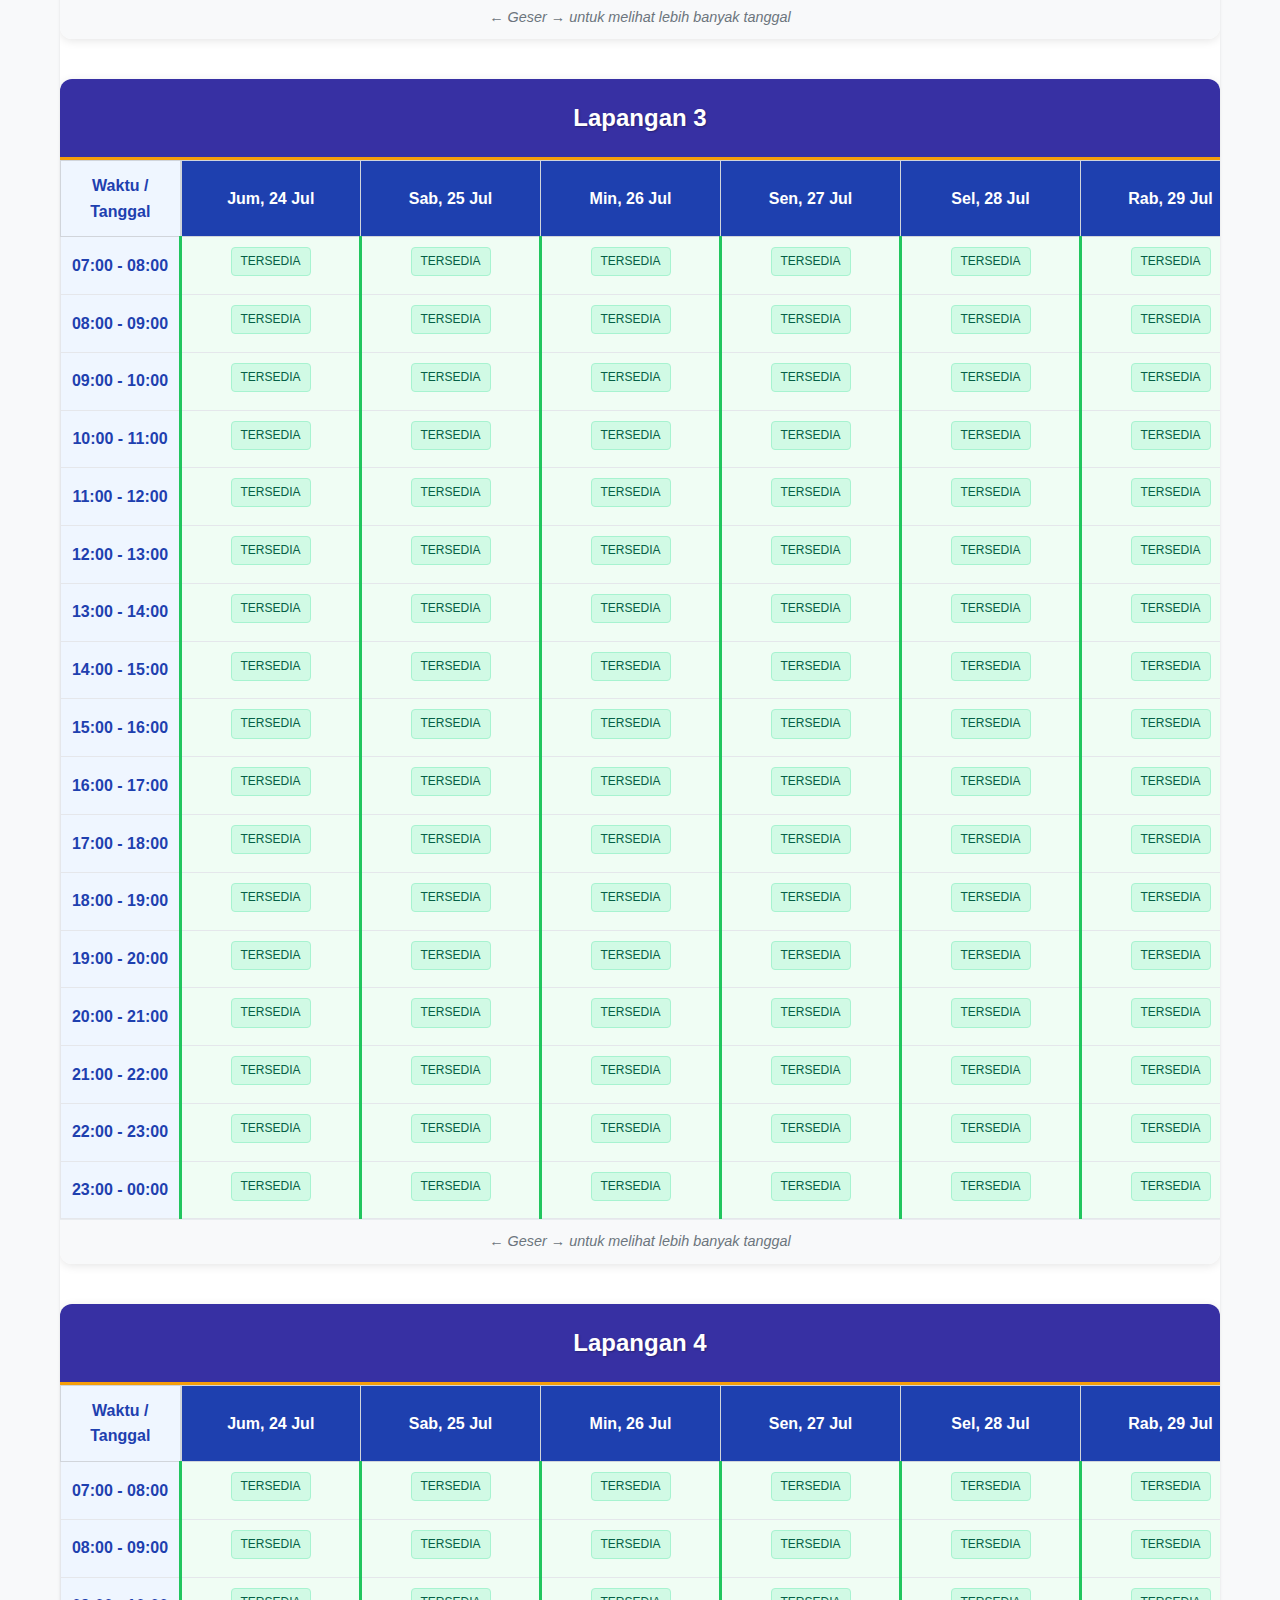
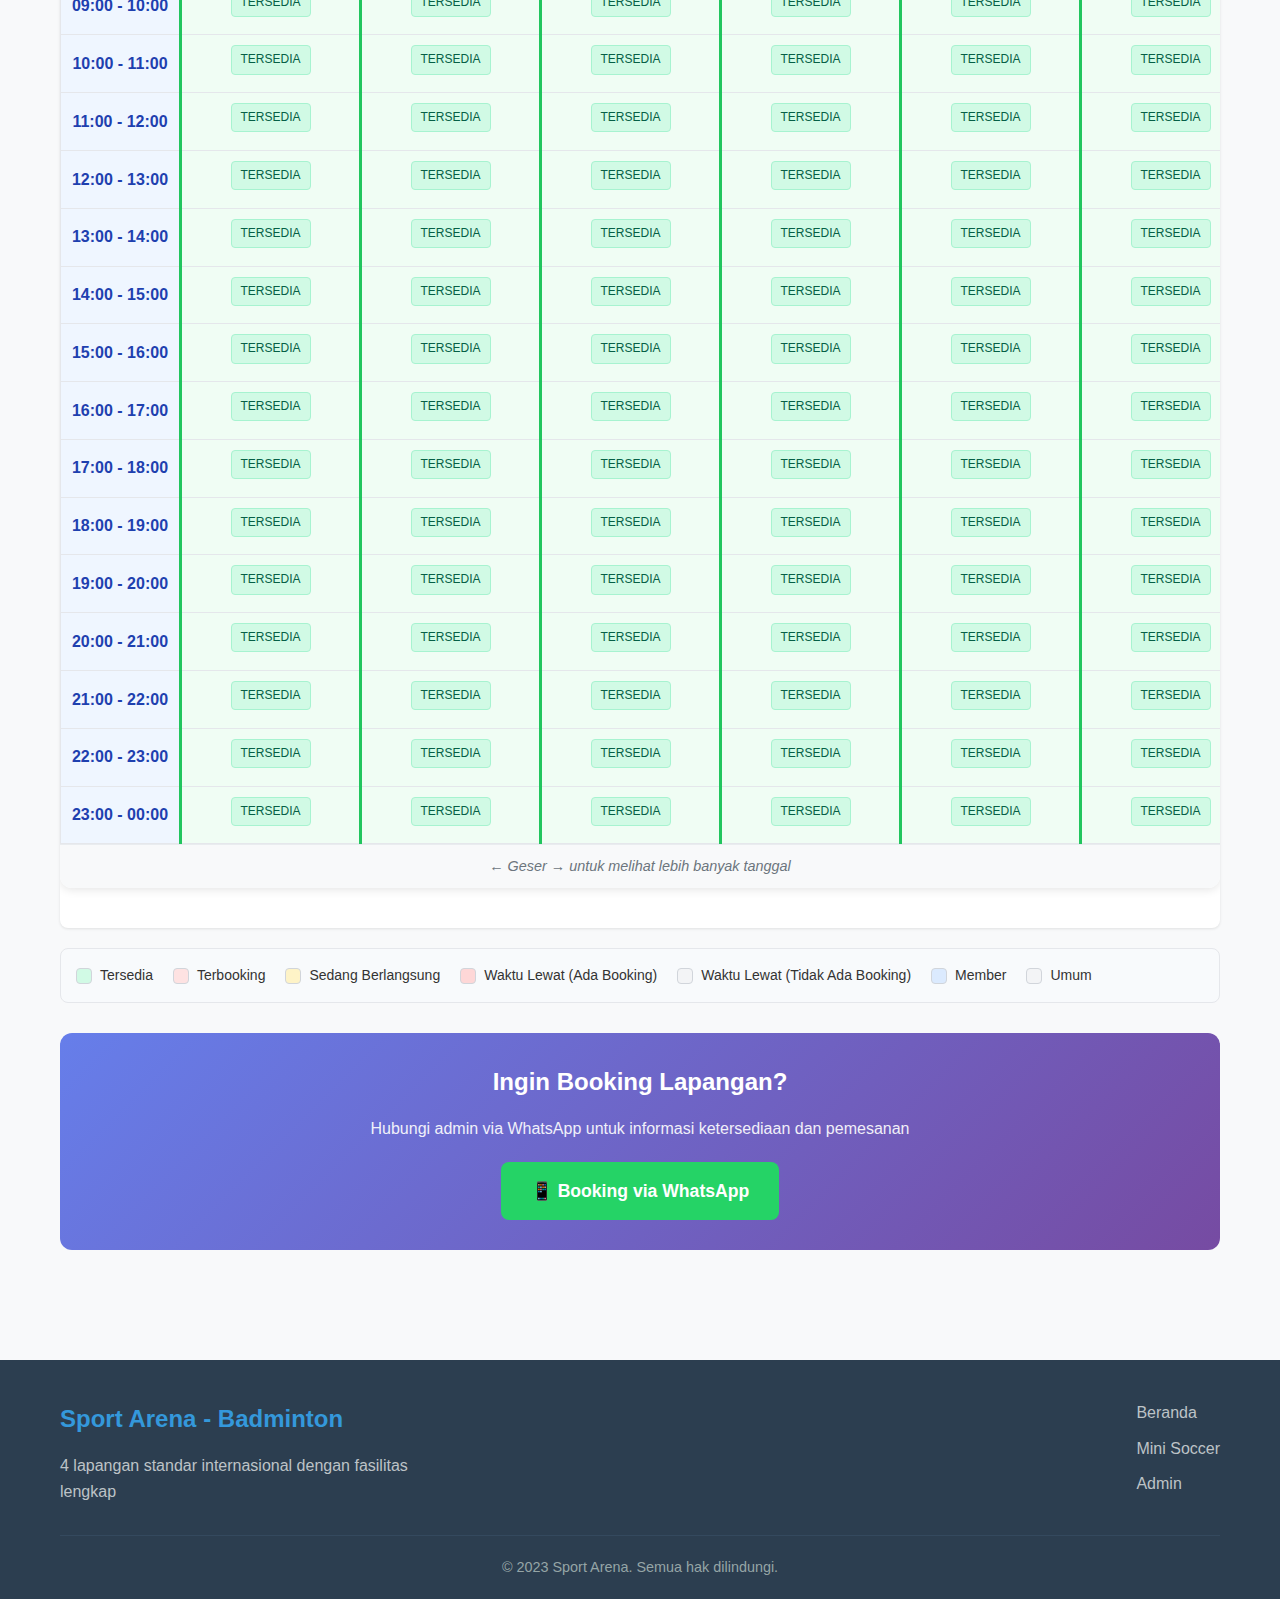
<file: Badminton.html>
<!DOCTYPE html>
<html lang="id">
<head>
    <meta charset="UTF-8">
    <meta name="viewport" content="width=device-width, initial-scale=1.0">
    <title>Jadwal Booking Badminton - Sport Arena</title>
    <link rel="stylesheet" href="Badminton.css">
</head>
<body>
    <!-- Header -->
    <header>
        <nav class="navbar">
            <div class="nav-container">
                <h1 class="logo">Sport Arena - Badminton</h1>
                <ul class="nav-menu">
                    <li><a href="index.html">Beranda</a></li>
                    <li><a href="MiniSoccer.html">Mini Soccer</a></li>
                    <li><a href="Login.html" class="admin-link">Admin</a></li>
                </ul>
                <div class="hamburger">
                    <span></span>
                    <span></span>
                    <span></span>
                </div>
            </div>
        </nav>
    </header>

    <!-- Reservations Section -->
    <section id="reservations" class="reservations">
        <div class="container">
            <h2 class="section-title">Jadwal Booking Lapangan Badminton</h2>
            
            <div class="reservation-info">
                <p>📅 <strong>Informasi Booking:</strong> Berikut adalah jadwal booking lapangan badminton dalam format tabel. Untuk informasi ketersediaan dan pemesanan, silakan hubungi admin via WhatsApp.</p>
                <p style="color: #10b981; font-weight: bold;">🔄 <strong>Real-time Update:</strong> Jadwal akan otomatis diperbarui ketika ada perubahan dari admin.</p>
                <p style="color: #f59e0b; font-weight: bold;">⏰ <strong>Auto Cleanup:</strong> Booking yang sudah lewat waktu akan otomatis dihitung selesai dan tidak termasuk dalam jumlah booking aktif.</p>
            </div>

            <!-- Quick Stats -->
            <div class="quick-stats">
                <div class="stat-item">
                    <span class="stat-number" id="booked-fields">0</span>
                    <span class="stat-label">Lapangan Terbooking Hari Ini</span>
                </div>
                <div class="stat-item">
                    <span class="stat-number" id="total-bookings">0</span>
                    <span class="stat-label">Total Booking Aktif</span>
                </div>
                <div class="stat-item">
                    <span class="stat-number" id="completed-today">0</span>
                    <span class="stat-label">Selesai Hari Ini</span>
                </div>
                <div class="stat-item">
                    <span class="stat-number" id="last-update">-</span>
                    <span class="stat-label">Update Terakhir</span>
                </div>
            </div>

            <!-- Table Controls - LAYOUT BARU DALAM SATU BARIS -->
            <div class="table-controls">
                <div class="table-controls-row">
                    <div class="filter-group">
                        <label for="filter-start-date">Rentang Tanggal:</label>
                        <input type="date" id="filter-start-date">
                        <span class="date-separator">s/d</span>
                        <input type="date" id="filter-end-date">
                    </div>

                    <div class="filter-group">
                        <label for="filter-field">Filter Lapangan:</label>
                        <select id="filter-field">
                            <option value="all">Semua Lapangan</option>
                            <option value="1">Lapangan 1</option>
                            <option value="2">Lapangan 2</option>
                            <option value="3">Lapangan 3</option>
                            <option value="4">Lapangan 4</option>
                        </select>
                    </div>

                    <button id="reset-filter" class="reset-btn">Reset Filter</button>
                    <button id="refresh-data" class="cta-btn primary" style="padding: 8px 16px;">
                        🔄 Refresh Data
                    </button>
                </div>
            </div>
            
            <!-- Excel Table Container -->
            <div class="table-container">
                <div id="excel-table-container">
                    <!-- Excel table will be generated here -->
                </div>
            </div>

            <!-- Legend - DIPERBAIKI -->
            <div class="legend">
                <div class="legend-item">
                    <div class="legend-color" style="background-color: #d1fae5;"></div>
                    <span>Tersedia</span>
                </div>
                <div class="legend-item">
                    <div class="legend-color" style="background-color: #fee2e2;"></div>
                    <span>Terbooking</span>
                </div>
                <div class="legend-item">
                    <div class="legend-color" style="background-color: #fef3c7;"></div>
                    <span>Sedang Berlangsung</span>
                </div>
                <div class="legend-item">
                    <div class="legend-color" style="background-color: #fed7d7;"></div>
                    <span>Waktu Lewat (Ada Booking)</span>
                </div>
                <div class="legend-item">
                    <div class="legend-color" style="background-color: #f3f4f6;"></div>
                    <span>Waktu Lewat (Tidak Ada Booking)</span>
                </div>
                <div class="legend-item">
                    <div class="legend-color" style="background-color: #dbeafe;"></div>
                    <span>Member</span>
                </div>
                <div class="legend-item">
                    <div class="legend-color" style="background-color: #f3f4f6;"></div>
                    <span>Umum</span>
                </div>
            </div>

            <!-- Booking Action -->
            <div class="booking-action">
                <h3>Ingin Booking Lapangan?</h3>
                <p>Hubungi admin via WhatsApp untuk informasi ketersediaan dan pemesanan</p>
                <a href="https://wa.me/6281245333504" 
                   class="whatsapp-btn" target="_blank">
                    📱 Booking via WhatsApp
                </a>
            </div>
        </div>
    </section>

    <!-- Footer -->
    <footer>
        <div class="container">
            <div class="footer-content">
                <div class="footer-info">
                    <h3>Sport Arena - Badminton</h3>
                    <p>4 lapangan standar internasional dengan fasilitas lengkap</p>
                </div>
                <div class="footer-links">
                    <a href="index.html">Beranda</a>
                    <a href="MiniSoccer.html">Mini Soccer</a>
                    <a href="Login.html">Admin</a>
                </div>
            </div>
            <p class="copyright">&copy; 2023 Sport Arena. Semua hak dilindungi.</p>
        </div>
    </footer>

    <script src="Badminton.js"></script>
</body>
</html>
</file>
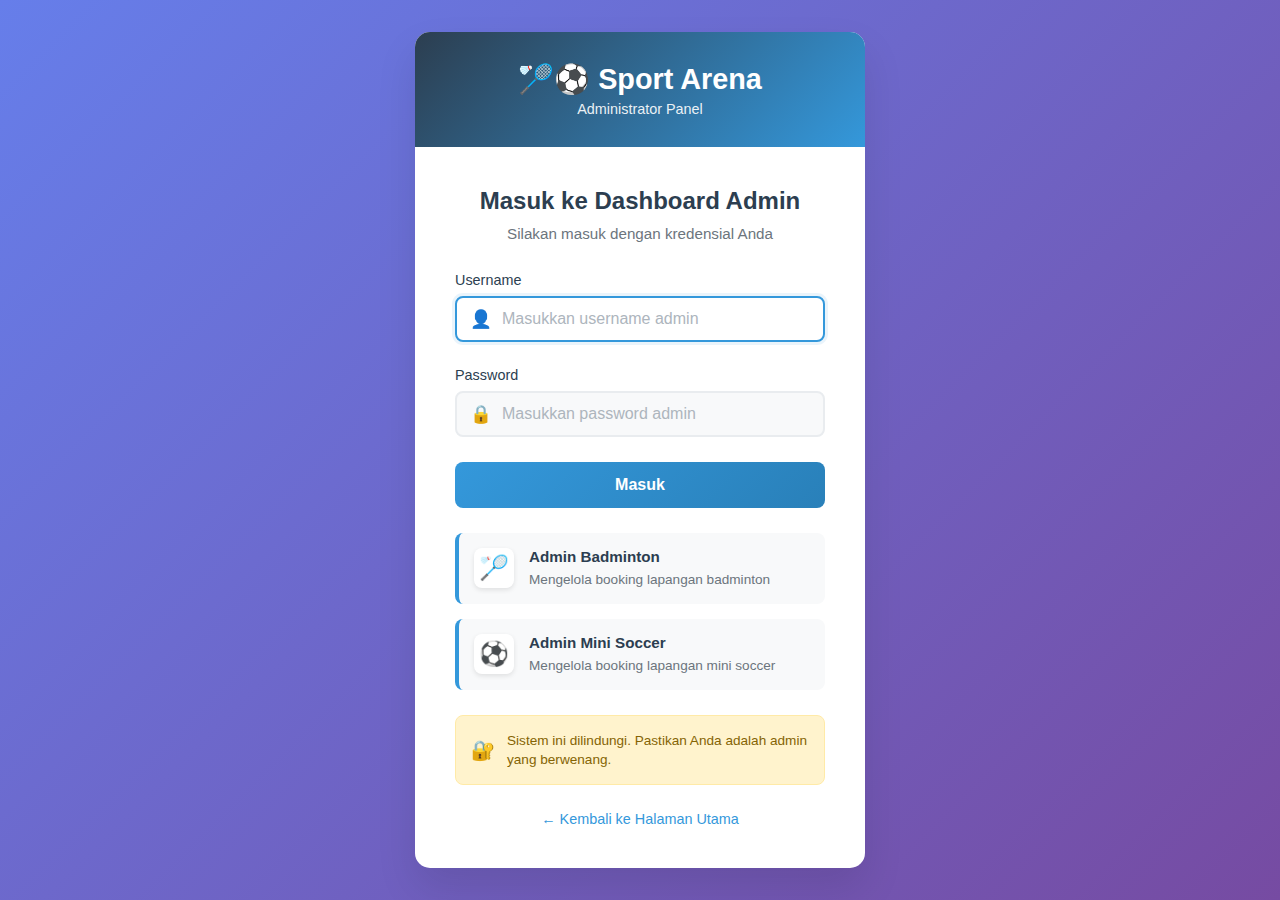
<file: Login.html>
<!DOCTYPE html>
<html lang="id">
<head>
    <meta charset="UTF-8">
    <meta name="viewport" content="width=device-width, initial-scale=1.0">
    <title>Login Admin - Sport Arena</title>
    <link rel="stylesheet" href="Login.css">
</head>
<body>
    <div class="login-container">
        <div class="login-header">
            <div class="logo">
                <h1>🏸⚽ Sport Arena</h1>
                <p>Administrator Panel</p>
            </div>
        </div>

        <div class="login-form">
            <h2>Masuk ke Dashboard Admin</h2>
            <p class="login-subtitle">Silakan masuk dengan kredensial Anda</p>
            
            <form id="login-form">
                <div class="form-group">
                    <label for="username">Username</label>
                    <div class="input-with-icon">
                        <input type="text" id="username" required placeholder="Masukkan username admin">
                        <span class="input-icon">👤</span>
                    </div>
                </div>
                
                <div class="form-group">
                    <label for="password">Password</label>
                    <div class="input-with-icon">
                        <input type="password" id="password" required placeholder="Masukkan password admin">
                        <span class="input-icon">🔒</span>
                    </div>
                </div>

                <button type="submit" class="login-btn">
                    <span class="btn-text">Masuk</span>
                    <span class="btn-loader" style="display: none;">⏳</span>
                </button>
            </form>

            <!-- Informasi Admin -->
            <div class="admin-info">
                <div class="info-card">
                    <div class="info-icon">🏸</div>
                    <div class="info-content">
                        <h4>Admin Badminton</h4>
                        <p>Mengelola booking lapangan badminton</p>
                    </div>
                </div>
                <div class="info-card">
                    <div class="info-icon">⚽</div>
                    <div class="info-content">
                        <h4>Admin Mini Soccer</h4>
                        <p>Mengelola booking lapangan mini soccer</p>
                    </div>
                </div>
            </div>

            <div class="security-notice">
                <div class="security-icon">🔐</div>
                <p>Sistem ini dilindungi. Pastikan Anda adalah admin yang berwenang.</p>
            </div>

            <p class="back-link">
                <a href="index.html">← Kembali ke Halaman Utama</a>
            </p>
        </div>
    </div>

    <script src="Login.js"></script>
</body>
</html>
</file>
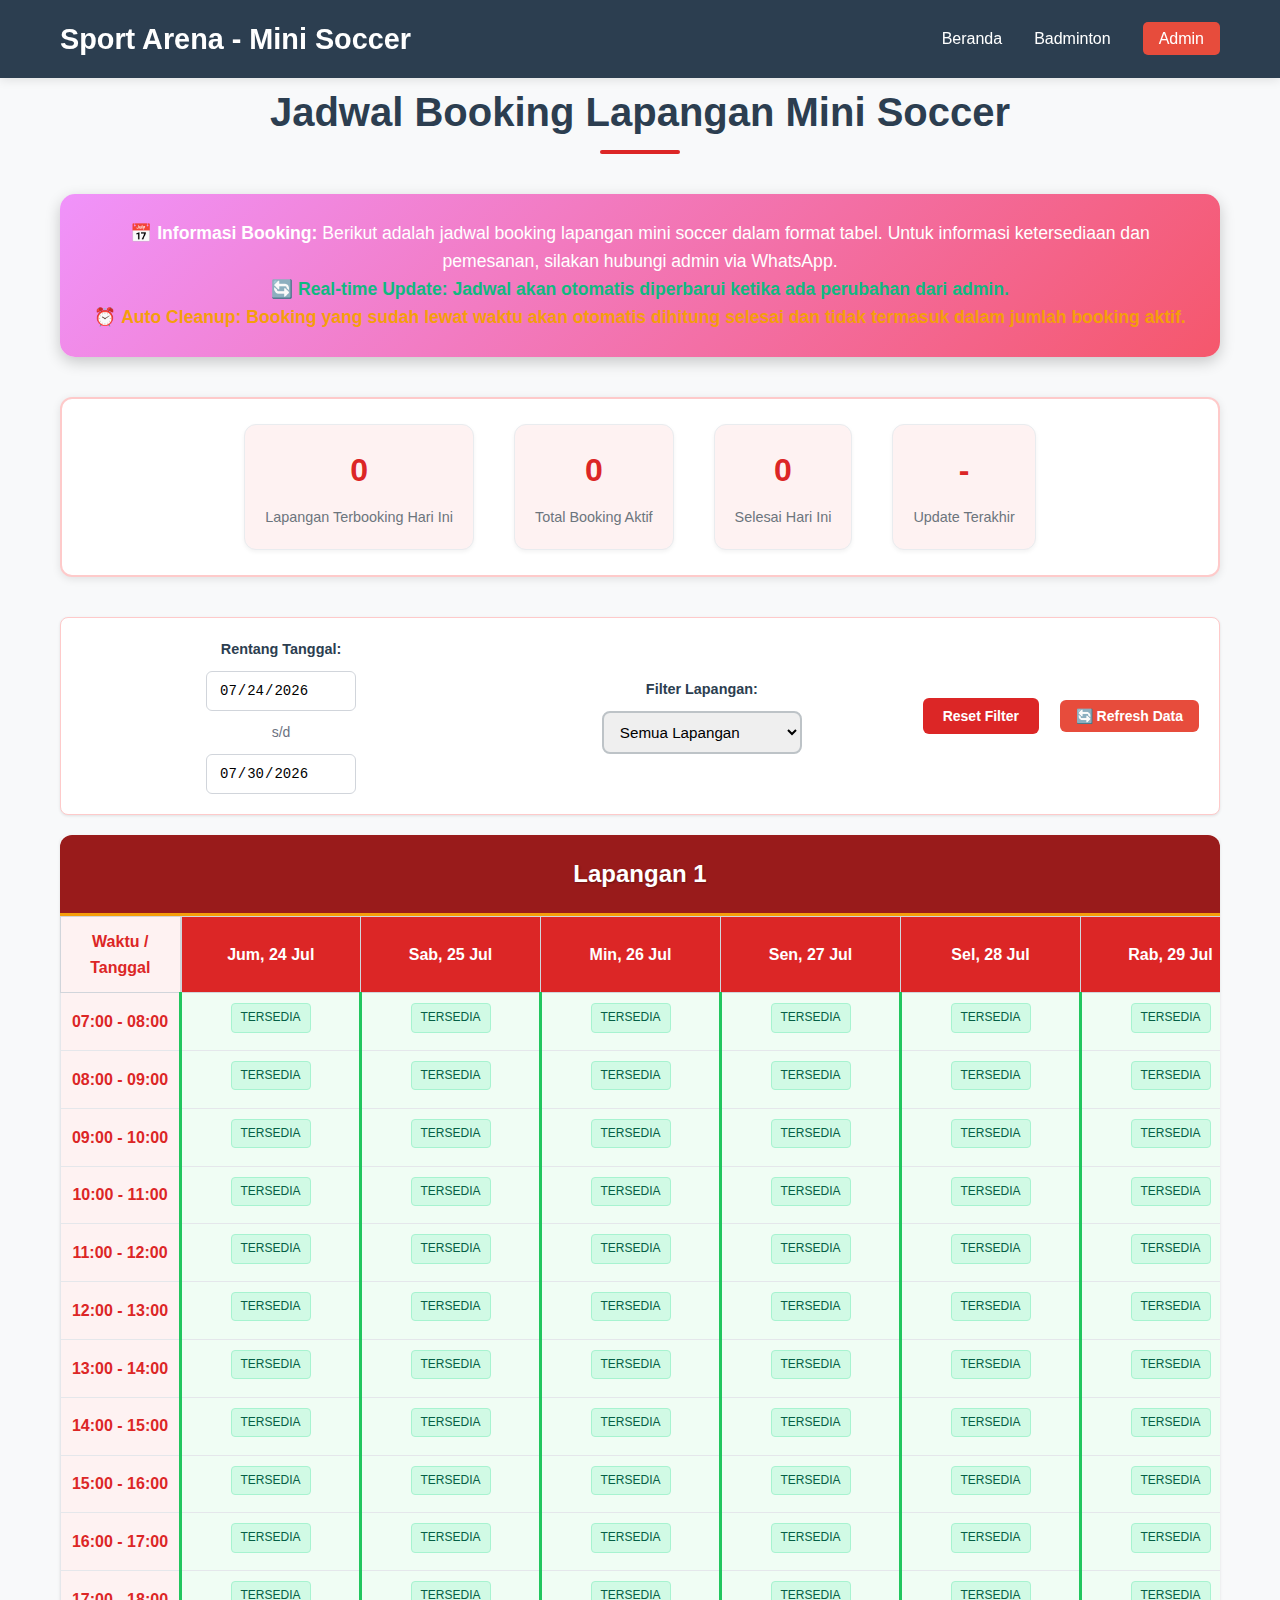
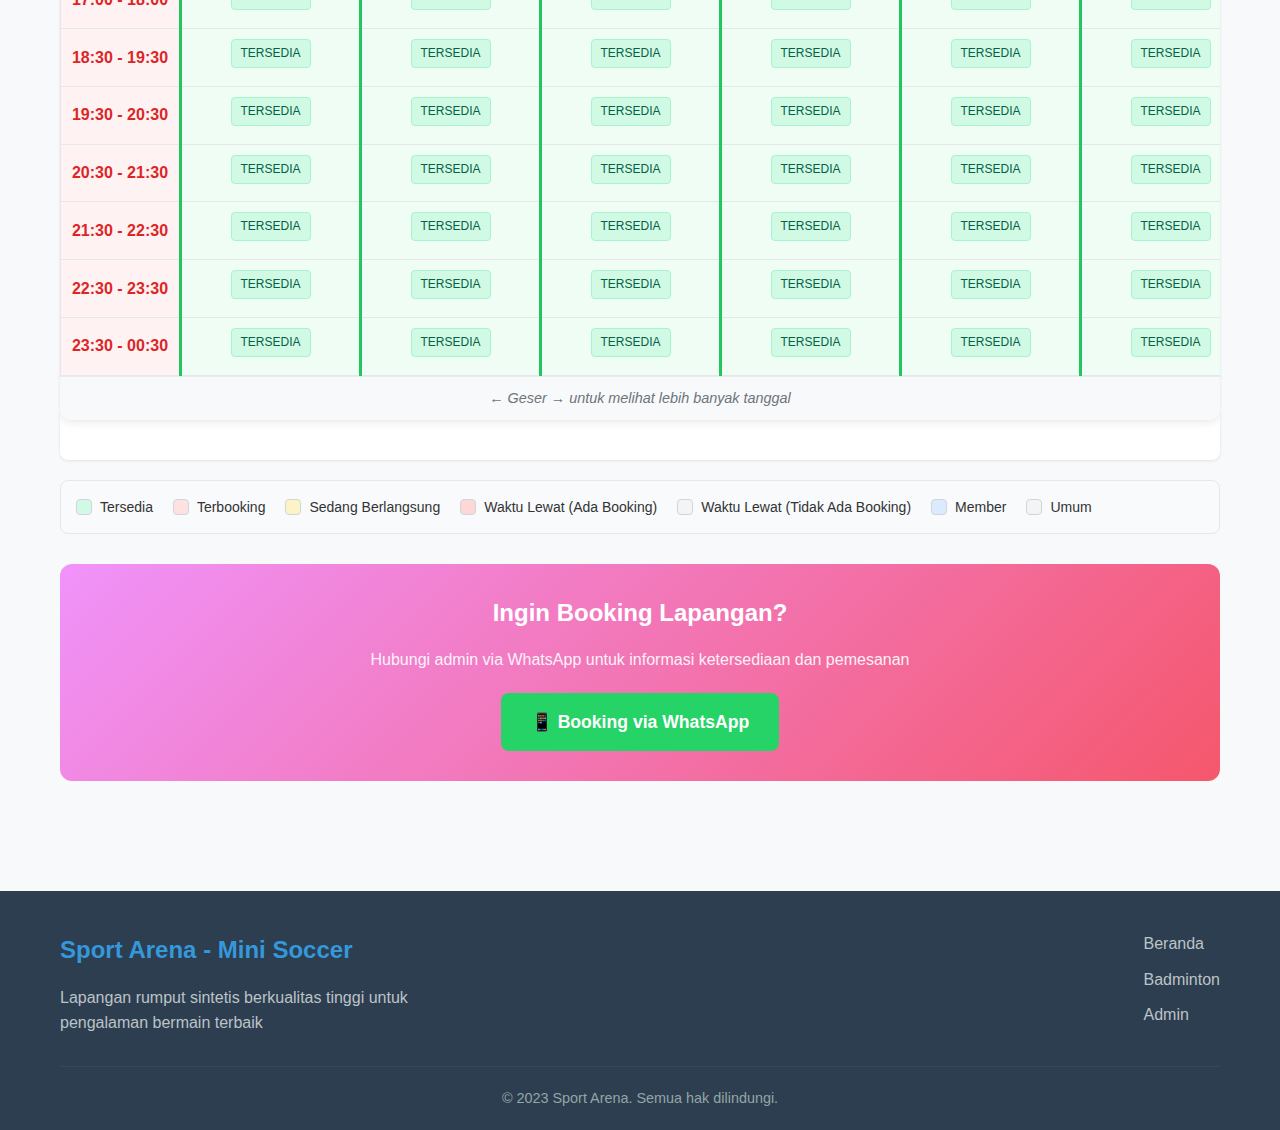
<file: MiniSoccer.html>
<!DOCTYPE html>
<html lang="id">
<head>
    <meta charset="UTF-8">
    <meta name="viewport" content="width=device-width, initial-scale=1.0">
    <title>Jadwal Booking Mini Soccer - Sport Arena</title>
    <link rel="stylesheet" href="MiniSoccer.css">
</head>
<body>
    <!-- Header -->
    <header>
        <nav class="navbar">
            <div class="nav-container">
                <h1 class="logo">Sport Arena - Mini Soccer</h1>
                <ul class="nav-menu">
                    <li><a href="index.html">Beranda</a></li>
                    <li><a href="Badminton.html">Badminton</a></li>
                    <li><a href="Login.html" class="admin-link">Admin</a></li>
                </ul>
                <div class="hamburger">
                    <span></span>
                    <span></span>
                    <span></span>
                </div>
            </div>
        </nav>
    </header>

    <!-- Reservations Section -->
    <section id="reservations" class="reservations">
        <div class="container">
            <h2 class="section-title">Jadwal Booking Lapangan Mini Soccer</h2>
            
            <div class="reservation-info">
                <p>📅 <strong>Informasi Booking:</strong> Berikut adalah jadwal booking lapangan mini soccer dalam format tabel. Untuk informasi ketersediaan dan pemesanan, silakan hubungi admin via WhatsApp.</p>
                <p style="color: #10b981; font-weight: bold;">🔄 <strong>Real-time Update:</strong> Jadwal akan otomatis diperbarui ketika ada perubahan dari admin.</p>
                <p style="color: #f59e0b; font-weight: bold;">⏰ <strong>Auto Cleanup:</strong> Booking yang sudah lewat waktu akan otomatis dihitung selesai dan tidak termasuk dalam jumlah booking aktif.</p>
            </div>

            <!-- Quick Stats -->
            <div class="quick-stats">
                <div class="stat-item">
                    <span class="stat-number" id="booked-fields">0</span>
                    <span class="stat-label">Lapangan Terbooking Hari Ini</span>
                </div>
                <div class="stat-item">
                    <span class="stat-number" id="total-bookings">0</span>
                    <span class="stat-label">Total Booking Aktif</span>
                </div>
                <div class="stat-item">
                    <span class="stat-number" id="completed-today">0</span>
                    <span class="stat-label">Selesai Hari Ini</span>
                </div>
                <div class="stat-item">
                    <span class="stat-number" id="last-update">-</span>
                    <span class="stat-label">Update Terakhir</span>
                </div>
            </div>

            <!-- Table Controls - LAYOUT BARU DALAM SATU BARIS -->
            <div class="table-controls">
                <div class="table-controls-row">
                    <div class="filter-group">
                        <label for="filter-start-date">Rentang Tanggal:</label>
                        <input type="date" id="filter-start-date">
                        <span class="date-separator">s/d</span>
                        <input type="date" id="filter-end-date">
                    </div>

                    <div class="filter-group">
                        <label for="filter-field">Filter Lapangan:</label>
                        <select id="filter-field">
                            <option value="all">Semua Lapangan</option>
                            <option value="1">Lapangan 1</option>
                        </select>
                    </div>

                    <button id="reset-filter" class="reset-btn">Reset Filter</button>
                    <button id="refresh-data" class="cta-btn primary" style="padding: 8px 16px;">
                        🔄 Refresh Data
                    </button>
                </div>
            </div>
            
            <!-- Excel Table Container -->
            <div class="table-container">
                <div id="excel-table-container">
                    <!-- Excel table will be generated here -->
                </div>
            </div>

            <!-- Legend - DIPERBAIKI -->
            <div class="legend">
                <div class="legend-item">
                    <div class="legend-color" style="background-color: #d1fae5;"></div>
                    <span>Tersedia</span>
                </div>
                <div class="legend-item">
                    <div class="legend-color" style="background-color: #fee2e2;"></div>
                    <span>Terbooking</span>
                </div>
                <div class="legend-item">
                    <div class="legend-color" style="background-color: #fef3c7;"></div>
                    <span>Sedang Berlangsung</span>
                </div>
                <div class="legend-item">
                    <div class="legend-color" style="background-color: #fed7d7;"></div>
                    <span>Waktu Lewat (Ada Booking)</span>
                </div>
                <div class="legend-item">
                    <div class="legend-color" style="background-color: #f3f4f6;"></div>
                    <span>Waktu Lewat (Tidak Ada Booking)</span>
                </div>
                <div class="legend-item">
                    <div class="legend-color" style="background-color: #dbeafe;"></div>
                    <span>Member</span>
                </div>
                <div class="legend-item">
                    <div class="legend-color" style="background-color: #f3f4f6;"></div>
                    <span>Umum</span>
                </div>
            </div>

            <!-- Booking Action -->
            <div class="booking-action">
                <h3>Ingin Booking Lapangan?</h3>
                <p>Hubungi admin via WhatsApp untuk informasi ketersediaan dan pemesanan</p>
                <a href="https://wa.me/6281245333504" 
                   class="whatsapp-btn" target="_blank">
                    📱 Booking via WhatsApp
                </a>
            </div>
        </div>
    </section>

    <!-- Footer -->
    <footer>
        <div class="container">
            <div class="footer-content">
                <div class="footer-info">
                    <h3>Sport Arena - Mini Soccer</h3>
                    <p>Lapangan rumput sintetis berkualitas tinggi untuk pengalaman bermain terbaik</p>
                </div>
                <div class="footer-links">
                    <a href="index.html">Beranda</a>
                    <a href="Badminton.html">Badminton</a>
                    <a href="Login.html">Admin</a>
                </div>
            </div>
            <p class="copyright">&copy; 2023 Sport Arena. Semua hak dilindungi.</p>
        </div>
    </footer>

    <script src="MiniSoccer.js"></script>
</body>
</html>
</file>
<file: Login.css>
* {
    margin: 0;
    padding: 0;
    box-sizing: border-box;
}

body {
    font-family: 'Segoe UI', Tahoma, Geneva, Verdana, sans-serif;
    background: linear-gradient(135deg, #667eea 0%, #764ba2 100%);
    height: 100vh;
    display: flex;
    align-items: center;
    justify-content: center;
    padding: 20px;
}

.login-container {
    background: white;
    border-radius: 15px;
    box-shadow: 0 20px 40px rgba(0, 0, 0, 0.1);
    width: 100%;
    max-width: 450px;
    overflow: hidden;
}

.login-header {
    background: linear-gradient(135deg, #2c3e50 0%, #3498db 100%);
    color: white;
    padding: 30px;
    text-align: center;
}

.logo h1 {
    font-size: 1.8rem;
    margin-bottom: 5px;
    font-weight: 700;
}

.logo p {
    opacity: 0.9;
    font-size: 0.9rem;
}

.login-form {
    padding: 40px;
}

.login-form h2 {
    text-align: center;
    margin-bottom: 10px;
    color: #2c3e50;
    font-size: 1.5rem;
    font-weight: 600;
}

.login-subtitle {
    text-align: center;
    color: #6c757d;
    margin-bottom: 30px;
    font-size: 0.95rem;
}

.form-group {
    margin-bottom: 25px;
}

.form-group label {
    display: block;
    margin-bottom: 8px;
    color: #2c3e50;
    font-weight: 500;
    font-size: 0.9rem;
}

.input-with-icon {
    position: relative;
}

.input-with-icon .input-icon {
    position: absolute;
    left: 15px;
    top: 50%;
    transform: translateY(-50%);
    font-size: 1.1rem;
}

.form-group input {
    width: 100%;
    padding: 12px 15px 12px 45px;
    border: 2px solid #e9ecef;
    border-radius: 8px;
    font-size: 1rem;
    transition: all 0.3s ease;
    background: #f8f9fa;
}

.form-group input:focus {
    outline: none;
    border-color: #3498db;
    background: white;
    box-shadow: 0 0 0 3px rgba(52, 152, 219, 0.1);
}

.form-group input::placeholder {
    color: #adb5bd;
}

.login-btn {
    width: 100%;
    padding: 14px;
    background: linear-gradient(135deg, #3498db 0%, #2980b9 100%);
    color: white;
    border: none;
    border-radius: 8px;
    font-size: 1rem;
    font-weight: 600;
    cursor: pointer;
    transition: all 0.3s ease;
    display: flex;
    align-items: center;
    justify-content: center;
    gap: 10px;
    margin-bottom: 25px;
}

.login-btn:hover {
    transform: translateY(-2px);
    box-shadow: 0 5px 15px rgba(52, 152, 219, 0.3);
}

.login-btn:active {
    transform: translateY(0);
}

/* Admin Info */
.admin-info {
    display: grid;
    gap: 15px;
    margin-bottom: 25px;
}

.info-card {
    display: flex;
    align-items: center;
    gap: 15px;
    padding: 15px;
    background: #f8f9fa;
    border-radius: 8px;
    border-left: 4px solid #3498db;
    transition: transform 0.2s ease;
}

.info-card:hover {
    transform: translateX(5px);
}

.info-icon {
    font-size: 1.5rem;
    width: 40px;
    height: 40px;
    display: flex;
    align-items: center;
    justify-content: center;
    background: white;
    border-radius: 8px;
    box-shadow: 0 2px 5px rgba(0,0,0,0.1);
}

.info-content h4 {
    color: #2c3e50;
    margin-bottom: 5px;
    font-size: 0.95rem;
}

.info-content p {
    color: #6c757d;
    font-size: 0.85rem;
    line-height: 1.4;
}

/* Security Notice */
.security-notice {
    display: flex;
    align-items: center;
    gap: 12px;
    padding: 15px;
    background: #fff3cd;
    border: 1px solid #ffeaa7;
    border-radius: 8px;
    margin-bottom: 25px;
}

.security-icon {
    font-size: 1.2rem;
    flex-shrink: 0;
}

.security-notice p {
    color: #856404;
    font-size: 0.85rem;
    line-height: 1.4;
    margin: 0;
}

.back-link {
    text-align: center;
    margin-top: 20px;
}

.back-link a {
    color: #3498db;
    text-decoration: none;
    font-weight: 500;
    font-size: 0.9rem;
    transition: color 0.3s ease;
}

.back-link a:hover {
    color: #2980b9;
    text-decoration: underline;
}

/* Error Message */
.error-message {
    background: #fdf2f2;
    color: #e74c3c;
    padding: 12px 15px;
    border-radius: 8px;
    margin-bottom: 20px;
    text-align: center;
    display: none;
    border: 1px solid #f5c6cb;
    font-size: 0.9rem;
}

.error-message.show {
    display: block;
    animation: slideDown 0.3s ease;
}

/* Success Message */
.success-message {
    background: #f0f9f4;
    color: #27ae60;
    padding: 12px 15px;
    border-radius: 8px;
    margin-bottom: 20px;
    text-align: center;
    display: none;
    border: 1px solid #c8e6c9;
    font-size: 0.9rem;
}

.success-message.show {
    display: block;
    animation: slideDown 0.3s ease;
}

@keyframes slideDown {
    from {
        opacity: 0;
        transform: translateY(-10px);
    }
    to {
        opacity: 1;
        transform: translateY(0);
    }
}

/* Loading State */
.login-btn.loading .btn-text {
    opacity: 0.7;
}

.login-btn.loading .btn-loader {
    display: inline-block;
    animation: spin 1s linear infinite;
}

@keyframes spin {
    0% { transform: rotate(0deg); }
    100% { transform: rotate(360deg); }
}

/* Responsive Design */
@media (max-width: 480px) {
    .login-container {
        margin: 10px;
    }
    
    .login-form {
        padding: 30px 25px;
    }
    
    .login-header {
        padding: 25px 20px;
    }
    
    .logo h1 {
        font-size: 1.5rem;
    }
    
    .info-card {
        flex-direction: column;
        text-align: center;
        gap: 10px;
    }
    
    .security-notice {
        flex-direction: column;
        text-align: center;
        gap: 8px;
    }
}
</file>
<file: Admin.css>
/* Reset and Base Styles */
* {
    margin: 0;
    padding: 0;
    box-sizing: border-box;
}

body {
    font-family: 'Segoe UI', Tahoma, Geneva, Verdana, sans-serif;
    line-height: 1.6;
    color: #333;
    background-color: #f5f6fa;
}

.container {
    max-width: 1200px;
    margin: 0 auto;
    padding: 0 20px;
}

/* Header and Navigation */
.navbar {
    background-color: #2c3e50;
    position: fixed;
    width: 100%;
    top: 0;
    z-index: 1000;
    box-shadow: 0 2px 10px rgba(0, 0, 0, 0.1);
}

.nav-container {
    display: flex;
    justify-content: space-between;
    align-items: center;
    padding: 1rem 20px;
    max-width: 1200px;
    margin: 0 auto;
}

.logo {
    color: #fff;
    font-size: 1.8rem;
    font-weight: bold;
}

.nav-menu {
    display: flex;
    list-style: none;
}

.nav-menu li {
    margin-left: 2rem;
}

.nav-menu a {
    color: #fff;
    text-decoration: none;
    font-weight: 500;
    transition: color 0.3s;
}

.nav-menu a:hover {
    color: #3498db;
}

.customer-link {
    background-color: #e74c3c;
    padding: 8px 16px;
    border-radius: 5px;
    transition: background-color 0.3s;
}

.customer-link:hover {
    background-color: #c0392b;
    color: white !important;
}

.hamburger {
    display: none;
    flex-direction: column;
    cursor: pointer;
}

.hamburger span {
    width: 25px;
    height: 3px;
    background-color: #fff;
    margin: 3px 0;
    transition: 0.3s;
}

/* Section Styles - DIUBAH untuk konsistensi */
section {
    padding: 130px 0 50px;
}

.section-title {
    text-align: center;
    margin-bottom: 50px;
    font-size: 2.5rem;
    color: #2c3e50;
}

/* Dashboard Section */
.stats-container {
    display: grid;
    grid-template-columns: repeat(auto-fit, minmax(250px, 1fr));
    gap: 30px;
    margin-bottom: 50px;
}

.stat-card {
    background: white;
    padding: 30px;
    border-radius: 10px;
    box-shadow: 0 5px 15px rgba(0, 0, 0, 0.1);
    text-align: center;
    border-top: 4px solid #3498db;
}

.stat-card h3 {
    color: #7f8c8d;
    margin-bottom: 15px;
    font-size: 1.1rem;
}

.stat-card p {
    font-size: 2.5rem;
    font-weight: bold;
    color: #2c3e50;
}

/* Field Info Section - DIPERBAIKI untuk konsistensi */
.field-info {
    background: white;
    padding: 30px;
    border-radius: 10px;
    box-shadow: 0 5px 15px rgba(0, 0, 0, 0.1);
    margin-bottom: 50px;
}

.field-info h3 {
    color: #2c3e50;
    margin-bottom: 20px;
    text-align: center;
}

.field-cards {
    display: grid;
    grid-template-columns: repeat(auto-fit, minmax(300px, 1fr));
    gap: 20px;
}

.field-card {
    background: #f8f9fa;
    padding: 20px;
    border-radius: 8px;
    border-left: 4px solid #3498db;
    min-height: 300px; /* DITAMBAHKAN untuk konsistensi tinggi */
    display: flex;
    flex-direction: column;
    justify-content: space-between;
}

.field-card h4 {
    color: #2c3e50;
    margin-bottom: 10px;
}

.field-count {
    color: #e74c3c;
    font-weight: bold;
    margin-bottom: 15px;
}

/* Price Info Styles - DIPERBAIKI untuk konsistensi */
.price-info {
    margin-top: 15px;
}

.price-info p {
    margin-bottom: 8px;
    line-height: 1.4;
}

.price-info p:first-child {
    font-weight: bold;
    color: #2c3e50;
    margin-bottom: 12px;
    border-bottom: 1px solid #e0e0e0;
    padding-bottom: 8px;
}

/* Booking Section */
.booking {
    background-color: white;
    margin: 30px 0;
    padding: 50px 0;
}

#booking-form {
    max-width: 800px;
    margin: 0 auto;
    background-color: #f9f9f9;
    padding: 30px;
    border-radius: 10px;
    box-shadow: 0 5px 15px rgba(0, 0, 0, 0.1);
}

.form-row {
    display: flex;
    gap: 20px;
    margin-bottom: 20px;
}

.form-row .form-group {
    flex: 1;
}

.form-group {
    margin-bottom: 20px;
}

.form-group label {
    display: block;
    margin-bottom: 8px;
    font-weight: 500;
    color: #2c3e50;
}

.form-group input,
.form-group select,
.form-group textarea {
    width: 100%;
    padding: 12px;
    border: 1px solid #ddd;
    border-radius: 5px;
    font-size: 1rem;
    background-color: white;
}

.form-group textarea {
    resize: vertical;
}

/* Style untuk input readonly */
.form-group input[readonly] {
    background-color: #f8f9fa;
    color: #6c757d;
    border-color: #e9ecef;
}

.submit-btn {
    background-color: #27ae60;
    color: #fff;
    border: none;
    padding: 15px 30px;
    border-radius: 5px;
    font-size: 1.1rem;
    cursor: pointer;
    width: 100%;
    transition: background-color 0.3s;
}

.submit-btn:hover {
    background-color: #219653;
}

/* Style untuk waktu yang tidak tersedia */
select option:disabled {
    color: #999;
    background-color: #f5f5f5;
}

/* Style untuk form validation */
input:invalid, select:invalid {
    border-color: #e74c3c;
}

input:valid, select:valid {
    border-color: #27ae60;
}

/* Warning message */
.warning-message {
    color: #e74c3c;
    font-size: 0.9rem;
    margin-top: 5px;
    display: none;
}

.time-slot-info {
    font-size: 0.8rem;
    color: #7f8c8d;
    margin-top: 5px;
}

/* PERBAIKAN: Style khusus untuk sel waktu lewat - DIPERBAIKI */
.past-booked-cell {
    background: #fef2f2 !important;
    border-left: 3px solid #dc2626 !important;
}

.past-available-cell {
    background: #f9fafb !important;
    border-left: 3px solid #9ca3af !important;
}

.booked-cell {
    background: #fef2f2 !important;
    border-left: 3px solid #ef4444 !important;
}

.available-cell {
    background: #f0fdf4 !important;
    border-left: 3px solid #22c55e !important;
}

.ongoing-cell {
    background: #fffbeb !important;
    border-left: 3px solid #f59e0b !important;
}

/* PERBAIKAN: Status badges yang lebih jelas */
.status-past-booked {
    background: #fed7d7;
    color: #7f1d1d;
    border: 1px solid #fecaca;
    font-weight: 600;
}

.status-past-available {
    background: #f3f4f6;
    color: #374151;
    border: 1px solid #d1d5db;
    font-weight: 500;
}

/* PERBAIKAN: Status untuk waktu lewat yang ADA booking sebelumnya */
.status-past-booked {
    background: #fed7d7;
    color: #c53030;
    border: 1px solid #feb2b2;
}

/* PERBAIKAN: Status untuk waktu lewat yang TIDAK ADA booking */
.status-past-available {
    background: #f3f4f6;
    color: #9ca3af;
    border: 1px solid #d1d5db;
}

/* PERBAIKAN: Style khusus untuk sel waktu lewat */
.past-booked-cell {
    background: #fef2f2 !important;
}

.past-available-cell {
    background: #f9fafb !important;
}

/* Manage Section */
.management-controls {
    display: flex;
    flex-wrap: wrap;
    gap: 20px;
    margin-bottom: 30px;
    background: white;
    padding: 20px;
    border-radius: 10px;
    box-shadow: 0 3px 10px rgba(0, 0, 0, 0.1);
}

.search-group {
    display: flex;
    flex: 2;
    min-width: 300px;
}

.search-group input {
    flex: 1;
    padding: 10px;
    border: 1px solid #ddd;
    border-radius: 5px 0 0 5px;
}

.search-group button {
    background-color: #3498db;
    color: white;
    border: none;
    padding: 10px 20px;
    border-radius: 0 5px 5px 0;
    cursor: pointer;
}

.filter-group {
    display: flex;
    flex: 1;
    gap: 10px;
    min-width: 300px;
}

.filter-group select,
.filter-group input {
    flex: 1;
    padding: 10px;
    border: 1px solid #ddd;
    border-radius: 5px;
}

.filter-group button {
    background-color: #95a5a6;
    color: white;
    border: none;
    padding: 10px 20px;
    border-radius: 5px;
    cursor: pointer;
}

.management-list {
    display: grid;
    gap: 20px;
}

.management-card {
    background: white;
    padding: 20px;
    border-radius: 10px;
    box-shadow: 0 3px 10px rgba(0, 0, 0, 0.1);
    border-left: 4px solid #3498db;
}

.management-card.badminton {
    border-left-color: #9b59b6; /* Warna khusus untuk badminton */
}

.management-header {
    display: flex;
    justify-content: space-between;
    align-items: center;
    margin-bottom: 15px;
}

.management-header h3 {
    color: #2c3e50;
}

.management-actions {
    display: flex;
    gap: 10px;
    align-items: center;
}

.action-btn {
    padding: 5px 10px;
    border: none;
    border-radius: 3px;
    cursor: pointer;
    font-size: 0.9rem;
}

.edit-btn {
    background-color: #f39c12;
    color: white;
}

.delete-btn {
    background-color: #e74c3c;
    color: white;
}

.management-details {
    display: grid;
    grid-template-columns: repeat(auto-fit, minmax(200px, 1fr));
    gap: 10px;
}

/* Style untuk info pembayaran */
.payment-info {
    display: grid;
    grid-template-columns: repeat(auto-fit, minmax(150px, 1fr));
    gap: 10px;
    margin-top: 10px;
    padding: 10px;
    background-color: #f8f9fa;
    border-radius: 5px;
    grid-column: 1 / -1;
}

.payment-item {
    display: flex;
    flex-direction: column;
}

.payment-label {
    font-size: 0.8rem;
    color: #6c757d;
    margin-bottom: 2px;
}

.payment-value {
    font-weight: bold;
    font-size: 0.9rem;
}

.payment-status {
    padding: 3px 8px;
    border-radius: 3px;
    font-size: 0.8rem;
    font-weight: bold;
}

/* Style untuk status pembayaran */
.status-pending {
    background-color: #e74c3c;
    color: white;
}

.status-paid {
    background-color: #27ae60;
    color: white;
}

.status-partial {
    background-color: #f39c12;
    color: white;
}

/* Status waktu booking */
.time-status {
    padding: 3px 8px;
    border-radius: 3px;
    font-size: 0.8rem;
    font-weight: bold;
    margin-right: 10px;
}

.time-status.upcoming {
    background-color: #3498db;
    color: white;
}

.time-status.ongoing {
    background-color: #27ae60;
    color: white;
}

.time-status.completed {
    background-color: #e74c3c;
    color: white;
}

/* Modal */
.modal {
    display: none;
    position: fixed;
    z-index: 1001;
    left: 0;
    top: 0;
    width: 100%;
    height: 100%;
    background-color: rgba(0, 0, 0, 0.5);
}

.modal-content {
    background-color: #fff;
    margin: 10% auto;
    padding: 30px;
    border-radius: 10px;
    width: 90%;
    max-width: 500px;
    position: relative;
}

.close {
    position: absolute;
    right: 15px;
    top: 10px;
    font-size: 28px;
    font-weight: bold;
    cursor: pointer;
}

/* Footer */
footer {
    background-color: #2c3e50;
    color: #fff;
    text-align: center;
    padding: 20px 0;
    margin-top: 50px;
}

/* Responsive Design */
@media (max-width: 768px) {
    .hamburger {
        display: flex;
    }
    
    .nav-menu {
        position: fixed;
        left: -100%;
        top: 70px;
        flex-direction: column;
        background-color: #2c3e50;
        width: 100%;
        text-align: center;
        transition: 0.3s;
        box-shadow: 0 10px 27px rgba(0, 0, 0, 0.05);
    }
    
    .nav-menu.active {
        left: 0;
    }
    
    .nav-menu li {
        margin: 0;
        padding: 15px 0;
    }
    
    .section-title {
        font-size: 2rem;
    }
    
    .form-row {
        flex-direction: column;
        gap: 0;
    }
    
    .management-controls {
        flex-direction: column;
    }
    
    .search-group {
        flex-direction: column;
    }
    
    .search-group button {
        border-radius: 5px;
        margin-top: 10px;
    }
    
    .filter-group {
        flex-direction: column;
    }
    
    .field-cards {
        grid-template-columns: 1fr;
    }
    
    .field-card {
        min-height: auto; /* Diatur ulang untuk mobile */
    }
    
    .management-header {
        flex-direction: column;
        align-items: start;
        gap: 10px;
    }
    
    .management-actions {
        width: 100%;
        justify-content: space-between;
    }

    .payment-info {
        grid-template-columns: 1fr;
    }
}

/* ==================== PERBAIKAN UTAMA: INPUT DATE DENGAN ICON KALENDER YANG BISA DIKLIK ==================== */

/* Style untuk semua input date di aplikasi */
input[type="date"] {
    padding: 10px 12px;
    border: 1px solid #d1d5db;
    border-radius: 6px;
    font-size: 14px;
    background: white;
    cursor: pointer;
    position: relative;
    z-index: 2;
    /* Reset semua properti yang mungkin menghalangi */
    -webkit-appearance: none;
    -moz-appearance: none;
    appearance: none;
    min-width: 150px;
}

/* Style khusus untuk WebKit browsers (Chrome, Safari, Edge) */
input[type="date"]::-webkit-calendar-picker-indicator {
    background: transparent;
    bottom: 0;
    color: transparent;
    cursor: pointer;
    height: auto;
    left: 0;
    position: absolute;
    right: 0;
    top: 0;
    width: auto;
    z-index: 3;
    opacity: 1; /* Pastikan tidak transparan */
}

/* Style untuk Firefox */
input[type="date"]::-moz-focus-inner {
    border: 0;
    padding: 0;
}

/* Style untuk Internet Explorer */
input[type="date"]::-ms-clear {
    display: none;
}

input[type="date"]::-ms-reveal {
    display: none;
}

/* Hover dan focus states */
input[type="date"]:hover {
    border-color: #3b82f6;
}

input[type="date"]:focus {
    outline: none;
    border-color: #3b82f6;
    box-shadow: 0 0 0 3px rgba(59, 130, 246, 0.1);
}

/* Pastikan container tidak menghalangi */
.table-controls .filter-group,
.form-group {
    position: relative;
    z-index: 1;
}

/* Hapus semua pseudo-element yang mungkin menutupi */
.table-controls::before,
.table-controls::after,
.filter-group::before,
.filter-group::after {
    display: none !important;
}

/* Style khusus untuk input date di form booking */
#booking-form input[type="date"] {
    width: 100%;
}

/* Style khusus untuk input date di management controls */
.management-controls input[type="date"] {
    flex: 1;
    min-width: auto;
}
</file>
<file: Badminton.css>
/* Reset and Base Styles */
* {
    margin: 0;
    padding: 0;
    box-sizing: border-box;
}

body {
    font-family: 'Segoe UI', Tahoma, Geneva, Verdana, sans-serif;
    line-height: 1.6;
    color: #333;
    background-color: #f8f9fa;
}

.container {
    max-width: 1200px;
    margin: 0 auto;
    padding: 0 20px;
}

/* ==================== PERBAIKAN STYLING UNTUK BEDA WAKTU LEWAT ==================== */

/* PERBAIKAN: Style khusus untuk sel waktu lewat - DIPERBAIKI */
.past-booked-cell {
    background: #fef2f2 !important;
    border-left: 3px solid #dc2626 !important;
}

.past-available-cell {
    background: #f9fafb !important;
    border-left: 3px solid #9ca3af !important;
}

.booked-cell {
    background: #fef2f2 !important;
    border-left: 3px solid #ef4444 !important;
}

.available-cell {
    background: #f0fdf4 !important;
    border-left: 3px solid #22c55e !important;
}

.ongoing-cell {
    background: #fffbeb !important;
    border-left: 3px solid #f59e0b !important;
}

/* PERBAIKAN: Status badges yang lebih jelas */
.status-past-booked {
    background: #fed7d7;
    color: #7f1d1d;
    border: 1px solid #fecaca;
    font-weight: 600;
}

.status-past-available {
    background: #f3f4f6;
    color: #374151;
    border: 1px solid #d1d5db;
    font-weight: 500;
}

.status-booked {
    background: #fee2e2;
    color: #dc2626;
    border: 1px solid #fecaca;
    font-weight: 600;
}

.status-available {
    background: #d1fae5;
    color: #065f46;
    border: 1px solid #a7f3d0;
    font-weight: 600;
}

.status-ongoing {
    background: #fef3c7;
    color: #92400e;
    border: 1px solid #fde68a;
    font-weight: 600;
}

/* PERBAIKAN: Style untuk tabel excel di pelanggan */
.excel-table .past-booked-cell {
    background: #fef2f2 !important;
    border-left: 3px solid #dc2626 !important;
}

.excel-table .past-available-cell {
    background: #f9fafb !important;
    border-left: 3px solid #9ca3af !important;
}

.excel-table .booked-cell {
    background: #fef2f2 !important;
    border-left: 3px solid #ef4444 !important;
}

.excel-table .available-cell {
    background: #f0fdf4 !important;
    border-left: 3px solid #22c55e !important;
}

.excel-table .ongoing-cell {
    background: #fffbeb !important;
    border-left: 3px solid #f59e0b !important;
}

/* ==================== STYLING BARU UNTUK TABEL PER LAPANGAN DENGAN SCROLL HORIZONTAL ==================== */

.field-table-container {
    margin-bottom: 40px;
    background: white;
    border-radius: 12px;
    box-shadow: 0 2px 10px rgba(0, 0, 0, 0.1);
    overflow: hidden;
    animation: fadeInUp 0.5s ease;
}

.field-header {
    background: linear-gradient(135deg, #1e40af 0%, #3730a3 100%);
    color: white;
    padding: 20px;
    text-align: center;
    border-bottom: 3px solid #f59e0b;
}

.field-header h3 {
    margin: 0;
    font-size: 1.5rem;
    font-weight: 700;
    text-shadow: 1px 1px 2px rgba(0, 0, 0, 0.3);
}

/* PERBAIKAN: Container khusus untuk tabel dengan scroll horizontal */
.field-table-wrapper {
    overflow-x: auto;
    overflow-y: visible;
    max-width: 100%;
    position: relative;
    -webkit-overflow-scrolling: touch; /* Smooth scrolling untuk iOS */
}

.field-table {
    width: auto; /* DIPERBAIKI: biarkan tabel melebar sesuai konten */
    min-width: 100%; /* DIPERBAIKI: pastikan tabel minimal selebar container */
    border-collapse: collapse;
    margin: 0;
}

/* PERBAIKAN UTAMA: Lebarkan kolom tanggal seperti di admin */
.field-table th {
    background: #1e40af;
    color: white;
    font-weight: 600;
    padding: 12px 8px;
    text-align: center;
    border: 1px solid #d1d5db;
    position: sticky;
    top: 0;
    z-index: 10;
    min-width: 180px; /* DIPERBAIKI: Lebarkan kolom tanggal dari 120px ke 180px seperti di admin */
}

.field-table td {
    padding: 10px 8px;
    border: 1px solid #e5e7eb;
    text-align: center;
    vertical-align: middle;
    transition: all 0.2s ease;
    min-width: 180px; /* DIPERBAIKI: Lebarkan kolom tanggal dari 120px ke 180px seperti di admin */
    max-width: 200px; /* DIPERBAIKI: Lebarkan kolom tanggal */
}

.field-table tr:nth-child(even) {
    background: #f8fafc;
}

.field-table tr:hover {
    background: #f1f5f9;
}

/* PERBAIKAN UTAMA: Kolom waktu yang sticky seperti di admin */
.field-table .time-column {
    background: #eff6ff;
    font-weight: 600;
    color: #1e40af;
    width: 120px;
    min-width: 120px; /* DITAMBAHKAN: lebar minimum */
    position: sticky;
    left: 0;
    z-index: 5;
    border-right: 2px solid #d1d5db;
}

/* PERBAIKAN: Style untuk sel dengan konten panjang */
.field-table td .status-badge {
    white-space: nowrap;
    overflow: hidden;
    text-overflow: ellipsis;
    max-width: 100%;
    display: inline-block;
}

/* PERBAIKAN: Scrollbar styling */
.field-table-wrapper::-webkit-scrollbar {
    height: 8px;
}

.field-table-wrapper::-webkit-scrollbar-track {
    background: #f1f1f1;
    border-radius: 4px;
}

.field-table-wrapper::-webkit-scrollbar-thumb {
    background: #c1c1c1;
    border-radius: 4px;
}

.field-table-wrapper::-webkit-scrollbar-thumb:hover {
    background: #a8a8a8;
}

/* PERBAIKAN: Indikator scroll untuk pengguna */
.field-table-container::after {
    content: "← Geser → untuk melihat lebih banyak tanggal";
    display: block;
    text-align: center;
    padding: 10px;
    background: #f8f9fa;
    color: #6c757d;
    font-size: 0.9rem;
    border-top: 1px solid #e9ecef;
    font-style: italic;
}

/* Animation untuk tabel container */
@keyframes fadeInUp {
    from {
        opacity: 0;
        transform: translateY(20px);
    }
    to {
        opacity: 1;
        transform: translateY(0);
    }
}

/* ==================== PERBAIKAN JARAK QUICK STATS ==================== */

.quick-stats {
    display: flex;
    justify-content: center;
    gap: 40px;
    margin: 40px 0;
    flex-wrap: wrap;
    padding: 25px;
    background: white;
    border-radius: 12px;
    box-shadow: 0 2px 8px rgba(0, 0, 0, 0.1);
}

.stat-item {
    text-align: center;
    padding: 20px;
    background: #f8f9fa;
    border-radius: 12px;
    box-shadow: 0 2px 4px rgba(0, 0, 0, 0.05);
    min-width: 120px;
    border: 1px solid #e9ecef;
    transition: transform 0.2s ease, box-shadow 0.2s ease;
}

.stat-item:hover {
    transform: translateY(-2px);
    box-shadow: 0 4px 8px rgba(0, 0, 0, 0.1);
}

.stat-number {
    display: block;
    font-size: 2rem;
    font-weight: 700;
    color: #2c3e50;
    margin-bottom: 8px;
}

.stat-label {
    font-size: 0.9rem;
    color: #6c757d;
    font-weight: 500;
}

/* ==================== PERBAIKAN TABLE CONTROLS - LAYOUT BARU DALAM SATU BARIS ==================== */
.table-controls {
    display: flex;
    flex-direction: column;
    gap: 15px;
    margin: 30px 0 20px;
    padding: 20px;
    background: white;
    border-radius: 8px;
    box-shadow: 0 1px 3px rgba(0,0,0,0.1);
}

.table-controls-row {
    display: flex;
    align-items: center;
    gap: 20px;
    flex-wrap: nowrap; /* PERBAIKAN: Jangan wrap ke baris baru */
    justify-content: space-between; /* PERBAIKAN: Ratakan elemen */
}

.table-controls .filter-group {
    display: flex;
    align-items: center;
    gap: 10px;
    flex: 1; /* PERBAIKAN: Biarkan filter group mengambil ruang yang tersedia */
    max-width: 400px; /* PERBAIKAN: Batasi lebar maksimum */
}

.table-controls label {
    font-weight: 600;
    color: #374151;
    white-space: nowrap;
    font-size: 14px;
    min-width: auto; /* PERBAIKAN: Hapus lebar minimum tetap */
}

/* PERBAIKAN UTAMA: Input date dengan icon kalender yang bisa diklik */
.table-controls input[type="date"] {
    padding: 10px 12px;
    border: 1px solid #d1d5db;
    border-radius: 6px;
    font-size: 14px;
    min-width: 150px;
    background: white;
    cursor: pointer;
    position: relative;
    z-index: 2;
    /* Pastikan menggunakan default browser styling */
    -webkit-appearance: none;
    -moz-appearance: none;
    appearance: none;
    flex: 1; /* PERBAIKAN: Biarkan input mengambil ruang yang tersedia */
}

/* Style untuk browser WebKit (Chrome, Safari, Edge) */
.table-controls input[type="date"]::-webkit-calendar-picker-indicator {
    background: transparent;
    bottom: 0;
    color: transparent;
    cursor: pointer;
    height: auto;
    left: 0;
    position: absolute;
    right: 0;
    top: 0;
    width: auto;
    z-index: 3;
}

/* Style untuk browser Firefox */
.table-controls input[type="date"]::-moz-focus-inner {
    border: 0;
    padding: 0;
}

.table-controls input[type="date"]:focus {
    outline: none;
    border-color: #3b82f6;
    box-shadow: 0 0 0 3px rgba(59, 130, 246, 0.1);
}

.table-controls select {
    padding: 10px 12px;
    border: 1px solid #d1d5db;
    border-radius: 6px;
    font-size: 14px;
    min-width: 160px;
    cursor: pointer;
    flex: 1; /* PERBAIKAN: Biarkan select mengambil ruang yang tersedia */
}

.table-controls select:focus {
    outline: none;
    border-color: #3b82f6;
    box-shadow: 0 0 0 3px rgba(59, 130, 246, 0.1);
}

/* PERBAIKAN: Style untuk span pemisah tanggal */
.table-controls .date-separator {
    color: #6b7280;
    font-weight: 500;
    margin: 0 8px;
    font-size: 14px;
    white-space: nowrap;
}

.table-controls .reset-btn {
    padding: 10px 20px;
    background-color: #6b7280;
    color: white;
    border: none;
    border-radius: 6px;
    cursor: pointer;
    font-weight: 600;
    transition: background-color 0.3s ease;
    font-size: 14px;
    white-space: nowrap;
}

.table-controls .reset-btn:hover {
    background-color: #4b5563;
}

.table-controls .cta-btn {
    padding: 10px 20px;
    background-color: #3b82f6;
    color: white;
    border: none;
    border-radius: 6px;
    cursor: pointer;
    font-weight: 600;
    transition: background-color 0.3s ease;
    font-size: 14px;
    white-space: nowrap;
}

.table-controls .cta-btn:hover {
    background-color: #2563eb;
}

/* Table Container dengan scroll */
.table-container {
    background: white;
    border-radius: 8px;
    box-shadow: 0 1px 3px rgba(0,0,0,0.1);
    overflow: hidden;
    position: relative;
    margin: 20px 0;
}

/* Badge untuk tipe pelanggan */
.customer-type-badge {
    padding: 3px 6px;
    border-radius: 3px;
    font-size: 11px;
    font-weight: 500;
    display: inline-block;
    margin-top: 4px;
}

.customer-member {
    background: #dbeafe;
    color: #1e40af;
    border: 1px solid #93c5fd;
}

.customer-umum {
    background: #f3f4f6;
    color: #6b7280;
    border: 1px solid #d1d5db;
}

/* Responsive design untuk layout baru */
@media (max-width: 1024px) {
    .table-controls-row {
        gap: 15px;
    }
    
    .table-controls .filter-group {
        max-width: 350px;
    }
    
    .table-controls input[type="date"] {
        min-width: 130px;
    }
    
    .table-controls select {
        min-width: 140px;
    }
}

@media (max-width: 768px) {
    .field-table-container {
        margin-bottom: 30px;
        border-radius: 8px;
    }
    
    .field-header {
        padding: 15px;
    }
    
    .field-header h3 {
        font-size: 1.3rem;
    }
    
    .field-table-wrapper {
        overflow-x: auto;
        -webkit-overflow-scrolling: touch;
    }
    
    .field-table {
        font-size: 12px;
    }
    
    .field-table th,
    .field-table td {
        min-width: 150px; /* DIPERBAIKI: Lebarkan kolom tanggal di mobile dari 100px ke 150px */
        padding: 8px 4px;
    }
    
    .field-table .time-column {
        width: 100px;
        min-width: 100px;
        font-size: 11px;
    }
    
    .status-badge {
        font-size: 10px;
        min-width: 60px;
        padding: 3px 6px;
    }
    
    .customer-type-badge {
        font-size: 9px;
        padding: 2px 4px;
    }
    
    .field-table-container::after {
        content: "← → Geser untuk tanggal lain";
        font-size: 0.8rem;
        padding: 8px;
    }
    
    .quick-stats {
        gap: 20px;
        margin: 30px 0;
        padding: 20px;
    }
    
    .stat-item {
        min-width: 100px;
        padding: 15px;
    }
    
    .stat-number {
        font-size: 1.5rem;
    }
    
    /* PERBAIKAN: Table Controls Responsive untuk tablet */
    .table-controls {
        margin: 25px 0 15px;
        padding: 15px;
        gap: 15px;
    }
    
    .table-controls-row {
        flex-wrap: wrap; /* PERBAIKAN: Izinkan wrap di tablet */
        gap: 15px;
    }
    
    .table-controls .filter-group {
        width: 100%;
        max-width: none;
        justify-content: space-between;
    }
    
    .table-controls label {
        min-width: 110px;
    }
    
    .table-controls input[type="date"],
    .table-controls select {
        min-width: 140px;
        flex: 1;
    }
}

@media (max-width: 480px) {
    .field-table-container {
        margin-bottom: 20px;
    }
    
    .field-header {
        padding: 12px;
    }
    
    .field-header h3 {
        font-size: 1.1rem;
    }
    
    .field-table {
        font-size: 11px;
    }
    
    .field-table th,
    .field-table td {
        min-width: 140px; /* DIPERBAIKI: Lebarkan kolom tanggal di mobile kecil dari 80px ke 140px */
        padding: 6px 2px;
    }
    
    .field-table .time-column {
        width: 80px;
        min-width: 80px;
        font-size: 10px;
    }
    
    .status-badge {
        font-size: 9px;
        min-width: 50px;
        padding: 2px 4px;
    }
    
    .customer-type-badge {
        font-size: 9px;
        padding: 2px 4px;
    }
    
    small {
        font-size: 9px;
    }
    
    .field-table-container::after {
        content: "← → Geser";
        font-size: 0.7rem;
        padding: 6px;
    }
    
    .quick-stats {
        gap: 15px;
        margin: 25px 0;
        padding: 15px;
    }
    
    .stat-item {
        min-width: 80px;
        padding: 12px;
    }
    
    .stat-number {
        font-size: 1.3rem;
    }
    
    .stat-label {
        font-size: 0.8rem;
    }
    
    /* PERBAIKAN: Table Controls Mobile */
    .table-controls {
        margin: 20px 0 15px;
        gap: 10px;
    }
    
    .table-controls-row {
        flex-direction: column;
        gap: 10px;
    }
    
    .table-controls .filter-group {
        flex-direction: column;
        align-items: flex-start;
        gap: 8px;
        width: 100%;
    }
    
    .table-controls label {
        min-width: auto;
        width: 100%;
    }
    
    .table-controls input[type="date"],
    .table-controls select {
        min-width: 100%;
        width: 100%;
    }
    
    .table-controls .date-separator {
        align-self: center;
        margin: 5px 0;
    }
}

/* Header and Navigation */
.navbar {
    background-color: #2c3e50;
    position: fixed;
    width: 100%;
    top: 0;
    z-index: 1000;
    box-shadow: 0 2px 10px rgba(0, 0, 0, 0.1);
}

.nav-container {
    display: flex;
    justify-content: space-between;
    align-items: center;
    padding: 1rem 20px;
    max-width: 1200px;
    margin: 0 auto;
}

.logo {
    color: #fff;
    font-size: 1.8rem;
    font-weight: bold;
}

.nav-menu {
    display: flex;
    list-style: none;
}

.nav-menu li {
    margin-left: 2rem;
}

.nav-menu a {
    color: #fff;
    text-decoration: none;
    font-weight: 500;
    transition: color 0.3s;
}

.nav-menu a:hover {
    color: #3498db;
}

.admin-link {
    background-color: #e74c3c;
    padding: 8px 16px;
    border-radius: 5px;
    transition: background-color 0.3s;
}

.admin-link:hover {
    background-color: #c0392b;
    color: white !important;
}

.hamburger {
    display: none;
    flex-direction: column;
    cursor: pointer;
}

.hamburger span {
    width: 25px;
    height: 3px;
    background-color: #fff;
    margin: 3px 0;
    transition: 0.3s;
}

/* Hero Section */
.hero {
    background: linear-gradient(rgba(44, 62, 80, 0.8), rgba(44, 62, 80, 0.9)), 
                url('https://images.unsplash.com/photo-1540753003857-32e3d2c7c372?ixlib=rb-4.0.3&ixid=M3wxMjA3fDB8MHxwaG90by1wYWdlfHx8fGVufDB8fHx8fA%3D%3D&auto=format&fit=crop&w=2070&q=80') no-repeat center center/cover;
    height: 100vh;
    display: flex;
    align-items: center;
    justify-content: center;
    text-align: center;
    color: #fff;
    margin-top: 70px;
}

.hero-content h2 {
    font-size: 3.5rem;
    margin-bottom: 1rem;
    font-weight: 700;
}

.hero-content p {
    font-size: 1.3rem;
    margin-bottom: 2rem;
    opacity: 0.9;
}

/* Price Info in Hero */
.price-info {
    margin-top: 20px;
    padding: 15px;
    background-color: rgba(255, 255, 255, 0.1);
    border-radius: 8px;
    backdrop-filter: blur(10px);
    margin-bottom: 2rem;
}

.price-info p {
    font-size: 1.1rem;
    margin: 5px 0;
    font-weight: 600;
}

/* CTA Buttons */
.cta-buttons {
    display: flex;
    gap: 20px;
    justify-content: center;
    flex-wrap: wrap;
}

.cta-btn {
    padding: 15px 30px;
    border-radius: 8px;
    text-decoration: none;
    font-weight: 600;
    transition: all 0.3s ease;
    border: 2px solid transparent;
}

.cta-btn.primary {
    background-color: #e74c3c;
    color: white;
}

.cta-btn.primary:hover {
    background-color: #c0392b;
    transform: translateY(-2px);
}

.cta-btn.secondary {
    background-color: transparent;
    color: white;
    border-color: white;
}

.cta-btn.secondary:hover {
    background-color: white;
    color: #2c3e50;
    transform: translateY(-2px);
}

/* Section Styles */
section {
    padding: 80px 0;
}

.section-title {
    text-align: center;
    margin-bottom: 50px;
    font-size: 2.5rem;
    color: #2c3e50;
    position: relative;
}

.section-title::after {
    content: '';
    position: absolute;
    bottom: -10px;
    left: 50%;
    transform: translateX(-50%);
    width: 80px;
    height: 4px;
    background-color: #3498db;
    border-radius: 2px;
}

/* Status Badge Styles */
.status-badge.akan-datang {
    background-color: #dbeafe;
    color: #1e40af;
    border: 1px solid #93c5fd;
}

.status-badge.ongoing {
    background-color: #fecaca;
    color: #dc2626;
    border: 1px solid #fca5a5;
}

.status-badge.past {
    background-color: #f3f4f6;
    color: #6b7280;
    border: 1px solid #d1d5db;
}

/* Availability Cards */
.availability-card.available {
    border-color: #10b981;
}

.availability-card.available .status-dot {
    background-color: #10b981;
}

.availability-card.booked {
    border-color: #1e40af;
}

.availability-card.booked .status-dot {
    background-color: #1e40af;
}

.availability-card.ongoing {
    border-color: #dc2626;
}

.availability-card.ongoing .status-dot {
    background-color: #dc2626;
}

.availability-card.past {
    border-color: #6b7280;
}

.availability-card.past .status-dot {
    background-color: #6b7280;
}

/* Facilities Section */
.facility-type {
    margin-bottom: 80px;
    background: white;
    border-radius: 15px;
    padding: 40px;
    box-shadow: 0 10px 30px rgba(0, 0, 0, 0.1);
}

.facility-type h3 {
    font-size: 2.2rem;
    color: #3498db;
    margin-bottom: 30px;
    border-bottom: 3px solid #3498db;
    padding-bottom: 15px;
}

.facility-details {
    display: flex;
    flex-wrap: wrap;
    gap: 40px;
    align-items: flex-start;
}

.facility-image {
    flex: 1;
    min-width: 300px;
    border-radius: 10px;
    overflow: hidden;
}

.facility-image img {
    width: 100%;
    height: 400px;
    object-fit: cover;
    border-radius: 10px;
    transition: transform 0.3s ease;
}

.facility-image img:hover {
    transform: scale(1.05);
}

.facility-info {
    flex: 1;
    min-width: 300px;
}

.facility-info h4 {
    color: #2c3e50;
    margin: 25px 0 15px;
    font-size: 1.3rem;
}

.facility-info ul {
    list-style-type: none;
}

.facility-info li {
    margin-bottom: 10px;
    padding-left: 25px;
    position: relative;
    font-size: 1.05rem;
}

.facility-info li:before {
    content: "✓";
    color: #27ae60;
    position: absolute;
    left: 0;
    font-weight: bold;
}

.facility-info li strong {
    color: #e74c3c;
}

/* Pricing Tables */
.pricing-tables {
    display: grid;
    grid-template-columns: repeat(auto-fit, minmax(300px, 1fr));
    gap: 20px;
    margin: 25px 0;
}

.pricing-table {
    background: #f8f9fa;
    padding: 20px;
    border-radius: 10px;
    border: 2px solid #e9ecef;
    transition: transform 0.3s ease;
}

.pricing-table:hover {
    transform: translateY(-5px);
}

.pricing-table.member {
    background: linear-gradient(135deg, #667eea 0%, #764ba2 100%);
    color: white;
    border-color: #5a67d8;
}

.pricing-table h5 {
    font-size: 1.2rem;
    margin-bottom: 15px;
    color: #2c3e50;
    display: flex;
    align-items: center;
    justify-content: space-between;
}

.pricing-table.member h5 {
    color: white;
}

.badge {
    background: #e74c3c;
    color: white;
    padding: 4px 8px;
    border-radius: 12px;
    font-size: 0.7rem;
    font-weight: bold;
}

.pricing-table.member .badge {
    background: #f39c12;
}

.price-list {
    display: flex;
    flex-direction: column;
    gap: 8px;
}

.price-item {
    display: flex;
    justify-content: space-between;
    align-items: center;
    padding: 8px 0;
    border-bottom: 1px solid rgba(0, 0, 0, 0.1);
}

.pricing-table.member .price-item {
    border-bottom-color: rgba(255, 255, 255, 0.2);
}

.time {
    font-weight: 600;
    color: #2c3e50;
    font-size: 0.9rem;
}

.pricing-table.member .time {
    color: white;
}

.time-detail {
    font-size: 0.8rem;
    color: #6c757d;
    margin-left: 5px;
}

.pricing-table.member .time-detail {
    color: rgba(255, 255, 255, 0.8);
}

.price {
    font-weight: bold;
    color: #e74c3c;
    font-size: 0.95rem;
}

.pricing-table.member .price {
    color: #f39c12;
}

.member-note {
    margin-top: 15px;
    padding: 10px;
    background: rgba(255, 255, 255, 0.1);
    border-radius: 5px;
    font-size: 0.85rem;
    text-align: center;
}

.pricing-table:not(.member) .member-note {
    background: #e9ecef;
    color: #6c757d;
}

/* Operational Hours */
.operational-hours {
    background: #e8f4fd;
    padding: 15px;
    border-radius: 8px;
    margin-top: 20px;
    border-left: 4px solid #3498db;
}

.operational-hours h5 {
    color: #2c3e50;
    margin-bottom: 8px;
    font-size: 1rem;
}

.operational-hours p {
    margin: 0;
    color: #555;
    font-size: 0.95rem;
}

/* Jam Operasional Box */
.jam-operasional {
    background: #eaf6ff;
    border-left: 5px solid #3498db;
    padding: 15px;
    border-radius: 8px;
    margin-top: 15px;
    font-size: 1rem;
    color: #2c3e50;
}

.jam-operasional h4 {
    margin: 0 0 8px 0;
    font-size: 1.1rem;
    font-weight: bold;
    display: flex;
    align-items: center;
    gap: 8px;
}

.jam-operasional p {
    margin: 0;
}

/* Reservation Card Styles */
.reservation-card {
    background: white;
    border-radius: 12px;
    padding: 20px;
    margin-bottom: 20px;
    box-shadow: 0 4px 6px rgba(0, 0, 0, 0.1);
    border-left: 4px solid #e74c3c;
    transition: transform 0.2s ease, box-shadow 0.2s ease;
}

.reservation-card:hover {
    transform: translateY(-2px);
    box-shadow: 0 6px 12px rgba(0, 0, 0, 0.15);
}

.reservation-card.badminton {
    border-left-color: #e74c3c;
}

.reservation-header {
    display: flex;
    justify-content: space-between;
    align-items: flex-start;
    margin-bottom: 15px;
}

.reservation-header h3 {
    margin: 0;
    color: #2c3e50;
    font-size: 1.2rem;
}

.status-badge {
    padding: 4px 12px;
    border-radius: 20px;
    font-size: 0.8rem;
    font-weight: 600;
    text-transform: uppercase;
}

.status-badge.akan-datang {
    background-color: #fff3cd;
    color: #856404;
    border: 1px solid #ffeaa7;
}

.reservation-details {
    margin-bottom: 15px;
}

.reservation-details p {
    margin: 8px 0;
    color: #555;
    font-size: 0.95rem;
}

.reservation-details strong {
    color: #2c3e50;
}

.reservation-footer {
    border-top: 1px solid #ecf0f1;
    padding-top: 15px;
    text-align: center;
}

.reservation-confirmed {
    color: #27ae60;
    font-weight: 600;
    font-size: 0.9rem;
}

/* Filter Controls */
.reservation-controls {
    display: flex;
    gap: 20px;
    margin-bottom: 30px;
    flex-wrap: wrap;
    align-items: end;
}

.filter-group {
    display: flex;
    flex-direction: column;
    gap: 8px;
}

.filter-group label {
    font-weight: 600;
    color: #2c3e50;
    font-size: 0.9rem;
}

.filter-group input,
.filter-group select {
    padding: 10px 12px;
    border: 2px solid #bdc3c7;
    border-radius: 8px;
    font-size: 0.95rem;
    transition: border-color 0.3s ease;
    min-width: 200px;
}

.filter-group input:focus,
.filter-group select:focus {
    outline: none;
    border-color: #3498db;
}

.reset-btn {
    padding: 10px 20px;
    background-color: #95a5a6;
    color: white;
    border: none;
    border-radius: 8px;
    cursor: pointer;
    font-weight: 600;
    transition: background-color 0.3s ease;
    height: fit-content;
}

.reset-btn:hover {
    background-color: #7f8c8d;
}

/* No Reservations Message */
.no-reservations {
    text-align: center;
    padding: 40px 20px;
    background: #f8f9fa;
    border-radius: 12px;
    border: 2px dashed #bdc3c7;
}

.no-reservations h3 {
    color: #7f8c8d;
    margin-bottom: 10px;
}

.no-reservations p {
    color: #95a5a6;
    margin-bottom: 5px;
}

.suggestion {
    font-style: italic;
    color: #7f8c8d !important;
}

/* Reservations Section */
.reservation-info {
    text-align: center;
    margin-bottom: 40px;
    padding: 25px;
    background: linear-gradient(135deg, #667eea 0%, #764ba2 100%);
    color: white;
    border-radius: 15px;
    box-shadow: 0 5px 15px rgba(0, 0, 0, 0.2);
}

.reservation-info p {
    margin: 0;
    font-size: 1.1rem;
}

.reservations-list {
    display: grid;
    grid-template-columns: repeat(auto-fill, minmax(350px, 1fr));
    gap: 25px;
    margin-bottom: 40px;
}

/* Status badges in reservation cards */
.status-booked {
    background-color: #e74c3c;
    color: white;
    padding: 6px 12px;
    border-radius: 20px;
    font-size: 0.8rem;
    font-weight: bold;
    display: inline-block;
}

.status-available {
    background-color: #27ae60;
    color: white;
    padding: 6px 12px;
    border-radius: 20px;
    font-size: 0.8rem;
    font-weight: bold;
    display: inline-block;
}

.status-past {
    background-color: #95a5a6;
    color: white;
    padding: 6px 12px;
    border-radius: 20px;
    font-size: 0.8rem;
    font-weight: bold;
    display: inline-block;
}

.reservation-meta {
    display: flex;
    justify-content: space-between;
    align-items: center;
    margin-top: 15px;
    padding-top: 15px;
    border-top: 1px solid #ecf0f1;
}

/* Availability Info */
.availability-info {
    margin-top: 40px;
    padding: 30px;
    background: white;
    border-radius: 15px;
    box-shadow: 0 5px 15px rgba(0, 0, 0, 0.1);
}

.availability-info h3 {
    text-align: center;
    margin-bottom: 25px;
    color: #2c3e50;
    font-size: 1.5rem;
}

.availability-cards {
    display: flex;
    justify-content: center;
    gap: 30px;
    flex-wrap: wrap;
}

.availability-card {
    display: flex;
    align-items: center;
    gap: 12px;
    padding: 15px 25px;
    border-radius: 10px;
    background-color: white;
    box-shadow: 0 3px 10px rgba(0, 0, 0, 0.1);
    border: 2px solid transparent;
    transition: transform 0.3s ease;
}

.availability-card:hover {
    transform: translateY(-2px);
}

.available {
    border-color: #27ae60;
}

.booked {
    border-color: #e74c3c;
}

.past {
    border-color: #95a5a6;
}

.status-dot {
    width: 14px;
    height: 14px;
    border-radius: 50%;
    display: inline-block;
}

.available .status-dot {
    background-color: #27ae60;
}

.booked .status-dot {
    background-color: #e74c3c;
}

.past .status-dot {
    background-color: #95a5a6;
}

/* Contact Section */
.contact-info {
    display: grid;
    grid-template-columns: repeat(auto-fit, minmax(280px, 1fr));
    gap: 30px;
    margin-bottom: 50px;
}

.contact-item {
    text-align: center;
    padding: 30px;
    background-color: white;
    border-radius: 15px;
    box-shadow: 0 5px 15px rgba(0, 0, 0, 0.1);
    transition: transform 0.3s ease;
}

.contact-item:hover {
    transform: translateY(-5px);
}

.contact-icon {
    font-size: 2.5rem;
    margin-bottom: 15px;
}

.contact-item h3 {
    color: #3498db;
    margin-bottom: 15px;
    font-size: 1.3rem;
}

.contact-item p {
    margin-bottom: 8px;
    color: #555;
}

/* Booking Instructions */
.booking-instructions {
    background: white;
    padding: 40px;
    border-radius: 15px;
    box-shadow: 0 5px 15px rgba(0, 0, 0, 0.1);
}

.booking-instructions h3 {
    text-align: center;
    margin-bottom: 40px;
    color: #2c3e50;
    font-size: 1.8rem;
}

.instructions-steps {
    display: grid;
    grid-template-columns: repeat(auto-fit, minmax(300px, 1fr));
    gap: 25px;
    margin-bottom: 40px;
}

.step {
    text-align: center;
    padding: 25px;
    background: #f8f9fa;
    border-radius: 10px;
    position: relative;
    transition: transform 0.3s ease;
}

.step:hover {
    transform: translateY(-5px);
    box-shadow: 0 5px 15px rgba(0, 0, 0, 0.1);
}

.step-number {
    display: inline-block;
    width: 40px;
    height: 40px;
    background: #3498db;
    color: white;
    border-radius: 50%;
    line-height: 40px;
    font-weight: bold;
    margin-bottom: 15px;
    font-size: 1.2rem;
}

.step p {
    margin: 0;
    color: #555;
    font-weight: 500;
    line-height: 1.5;
}

.step p strong {
    color: #2c3e50;
    display: block;
    margin-bottom: 5px;
    font-size: 1.1rem;
}

/* Format Info */
.format-info {
    background: linear-gradient(135deg, #667eea 0%, #764ba2 100%);
    color: white;
    padding: 30px;
    border-radius: 15px;
    margin-top: 30px;
}

.format-info h4 {
    text-align: center;
    margin-bottom: 25px;
    font-size: 1.4rem;
}

.format-details {
    display: grid;
    grid-template-columns: repeat(auto-fit, minmax(250px, 1fr));
    gap: 30px;
    margin-bottom: 20px;
}

.format-column {
    background: rgba(255, 255, 255, 0.1);
    padding: 20px;
    border-radius: 10px;
    backdrop-filter: blur(10px);
}

.format-column h5 {
    margin-bottom: 15px;
    font-size: 1.1rem;
    color: #fff;
    border-bottom: 2px solid rgba(255, 255, 255, 0.3);
    padding-bottom: 8px;
}

.format-column ul {
    list-style: none;
    padding: 0;
}

.format-column li {
    margin-bottom: 8px;
    padding-left: 20px;
    position: relative;
}

.format-column li:before {
    content: "•";
    color: #27ae60;
    position: absolute;
    left: 0;
    font-weight: bold;
    font-size: 1.2rem;
}

.format-note {
    text-align: center;
    font-style: italic;
    margin-top: 15px;
    opacity: 0.9;
    font-size: 0.95rem;
}

/* Footer */
footer {
    background-color: #2c3e50;
    color: #fff;
    padding: 40px 0 20px;
}

.footer-content {
    display: flex;
    justify-content: space-between;
    align-items: flex-start;
    flex-wrap: wrap;
    gap: 40px;
    margin-bottom: 30px;
}

.footer-info h3 {
    color: #3498db;
    margin-bottom: 15px;
    font-size: 1.5rem;
}

.footer-info p {
    color: #bdc3c7;
    max-width: 400px;
    line-height: 1.6;
}

.footer-links {
    display: flex;
    flex-direction: column;
    gap: 10px;
}

.footer-links a {
    color: #bdc3c7;
    text-decoration: none;
    transition: color 0.3s;
}

.footer-links a:hover {
    color: #3498db;
}

.copyright {
    text-align: center;
    padding-top: 20px;
    border-top: 1px solid #34495e;
    color: #95a5a6;
    font-size: 0.9rem;
}

/* Excel Table Styles */
.excel-table {
    width: 100%;
    border-collapse: collapse;
    margin: 20px 0;
    font-size: 14px;
    box-shadow: 0 1px 3px rgba(0,0,0,0.1);
    background: white;
    border-radius: 8px;
    overflow: hidden;
}

.excel-table th {
    background: #1e40af;
    color: white;
    font-weight: 600;
    padding: 12px 8px;
    text-align: center;
    border: 1px solid #d1d5db;
    position: sticky;
    top: 0;
    z-index: 10;
}

.excel-table td {
    padding: 10px 8px;
    border: 1px solid #d1d5db;
    text-align: center;
    vertical-align: middle;
    transition: all 0.2s ease;
}

.excel-table tr:nth-child(even) {
    background: #f8fafc;
}

.excel-table tr:hover {
    background: #f1f5f9;
}

.time-column {
    background: #eff6ff;
    font-weight: 600;
    color: #1e40af;
    width: 120px;
    position: sticky;
    left: 0;
    z-index: 5;
}

.field-header {
    background: #3730a3;
    color: white;
    font-weight: 600;
}

/* Status Badges - DIPERBAIKI UNTUK BEDA WAKTU LEWAT */
.status-badge {
    padding: 4px 8px;
    border-radius: 4px;
    font-size: 12px;
    font-weight: 500;
    display: inline-block;
    min-width: 80px;
}

.status-booked {
    background: #fee2e2;
    color: #dc2626;
    border: 1px solid #fecaca;
}

.status-available {
    background: #d1fae5;
    color: #065f46;
    border: 1px solid #a7f3d0;
}

.status-ongoing {
    background: #fef3c7;
    color: #92400e;
    border: 1px solid #fde68a;
}

/* PERBAIKAN: Status untuk waktu lewat yang ADA booking sebelumnya */
.status-past-booked {
    background: #fed7d7;
    color: #c53030;
    border: 1px solid #feb2b2;
}

/* PERBAIKAN: Status untuk waktu lewat yang TIDAK ADA booking */
.status-past-available {
    background: #f3f4f6;
    color: #9ca3af;
    border: 1px solid #d1d5db;
}

/* Badge untuk tipe pelanggan */
.customer-type-badge {
    padding: 3px 6px;
    border-radius: 3px;
    font-size: 11px;
    font-weight: 500;
    display: inline-block;
    margin-top: 4px;
}

.customer-member {
    background: #dbeafe;
    color: #1e40af;
    border: 1px solid #93c5fd;
}

.customer-umum {
    background: #f3f4f6;
    color: #6b7280;
    border: 1px solid #d1d5db;
}

/* Real-time Notification */
.update-notification {
    position: fixed;
    top: 20px;
    right: 20px;
    background: #10b981;
    color: white;
    padding: 12px 18px;
    border-radius: 8px;
    z-index: 10000;
    font-size: 14px;
    box-shadow: 0 4px 12px rgba(0, 0, 0, 0.15);
    animation: slideInRight 0.3s ease;
    display: flex;
    align-items: center;
    gap: 8px;
}

@keyframes slideInRight {
    from {
        transform: translateX(100%);
        opacity: 0;
    }
    to {
        transform: translateX(0);
        opacity: 1;
    }
}

@keyframes slideOutRight {
    from {
        transform: translateX(0);
        opacity: 1;
    }
    to {
        transform: translateX(100%);
        opacity: 0;
    }
}

/* Loading State */
.loading {
    text-align: center;
    padding: 40px;
    color: #6b7280;
}

.loading-spinner {
    border: 3px solid #f3f4f6;
    border-top: 3px solid #1e40af;
    border-radius: 50%;
    width: 40px;
    height: 40px;
    animation: spin 1s linear infinite;
    margin: 0 auto 15px;
}

@keyframes spin {
    0% { transform: rotate(0deg); }
    100% { transform: rotate(360deg); }
}

/* Booking Button */
.booking-action {
    text-align: center;
    margin: 30px 0;
    padding: 30px;
    background: linear-gradient(135deg, #667eea 0%, #764ba2 100%);
    border-radius: 12px;
    color: white;
}

.booking-action h3 {
    margin-bottom: 15px;
    font-size: 1.5rem;
}

.booking-action p {
    margin-bottom: 20px;
    opacity: 0.9;
}

.whatsapp-btn {
    display: inline-flex;
    align-items: center;
    gap: 10px;
    background: #25D366;
    color: white;
    padding: 15px 30px;
    border-radius: 8px;
    text-decoration: none;
    font-weight: 600;
    font-size: 1.1rem;
    transition: all 0.3s ease;
}

.whatsapp-btn:hover {
    background: #128C7E;
    transform: translateY(-2px);
    box-shadow: 0 5px 15px rgba(37, 211, 102, 0.3);
}

/* Legend - DIPERBAIKI */
.legend {
    display: flex;
    gap: 20px;
    margin-top: 20px;
    flex-wrap: wrap;
    padding: 15px;
    background: #f8fafc;
    border-radius: 8px;
    border: 1px solid #e5e7eb;
}

.legend-item {
    display: flex;
    align-items: center;
    gap: 8px;
    font-size: 14px;
}

.legend-color {
    width: 16px;
    height: 16px;
    border-radius: 4px;
    border: 1px solid #d1d5db;
}

/* Responsive Design */
@media (max-width: 768px) {
    .hamburger {
        display: flex;
    }
    
    .nav-menu {
        position: fixed;
        left: -100%;
        top: 70px;
        flex-direction: column;
        background-color: #2c3e50;
        width: 100%;
        text-align: center;
        transition: 0.3s;
        box-shadow: 0 10px 27px rgba(0, 0, 0, 0.05);
        padding: 20px 0;
    }
    
    .nav-menu.active {
        left: 0;
    }
    
    .nav-menu li {
        margin: 0;
        padding: 15px 0;
    }
    
    .hero-content h2 {
        font-size: 2.2rem;
    }
    
    .hero-content p {
        font-size: 1.1rem;
    }
    
    .section-title {
        font-size: 2rem;
    }
    
    .facility-details {
        flex-direction: column;
    }
    
    .facility-type {
        padding: 25px;
    }
    
    .reservation-controls {
        flex-direction: column;
    }
    
    .filter-group input,
    .filter-group select {
        min-width: auto;
        width: 100%;
    }
    
    .reservation-header {
        flex-direction: column;
        gap: 10px;
    }
    
    .cta-buttons {
        flex-direction: column;
        align-items: center;
    }
    
    .cta-btn {
        width: 200px;
        text-align: center;
    }
    
    .availability-cards {
        flex-direction: column;
        align-items: center;
    }
    
    .footer-content {
        flex-direction: column;
        text-align: center;
    }
    
    .instructions-steps {
        grid-template-columns: 1fr;
    }
    
    .format-details {
        grid-template-columns: 1fr;
    }
    
    .pricing-tables {
        grid-template-columns: 1fr;
    }
}

@media (max-width: 480px) {
    .hero-content h2 {
        font-size: 1.8rem;
    }
    
    .section-title {
        font-size: 1.6rem;
    }
    
    .reservations-list {
        grid-template-columns: 1fr;
    }
    
    .facility-type {
        padding: 20px;
    }
    
    .contact-info {
        grid-template-columns: 1fr;
    }
    
    .reservation-card {
        padding: 20px;
    }
    
    .booking-instructions {
        padding: 25px;
    }
    
    .step {
        padding: 20px;
    }
    
    .price-item {
        flex-direction: column;
        align-items: flex-start;
        gap: 5px;
    }
    
    .time, .price {
        font-size: 0.85rem;
    }
}
</file>
<file: MiniSoccer.css>
/* Reset and Base Styles */
* {
    margin: 0;
    padding: 0;
    box-sizing: border-box;
}

body {
    font-family: 'Segoe UI', Tahoma, Geneva, Verdana, sans-serif;
    line-height: 1.6;
    color: #333;
    background-color: #f8f9fa;
}

.container {
    max-width: 1200px;
    margin: 0 auto;
    padding: 0 20px;
}

/* ==================== PERBAIKAN STYLING UNTUK BEDA WAKTU LEWAT ==================== */

/* PERBAIKAN: Style khusus untuk sel waktu lewat - DIPERBAIKI */
.past-booked-cell {
    background: #fef2f2 !important;
    border-left: 3px solid #dc2626 !important;
}

.past-available-cell {
    background: #f9fafb !important;
    border-left: 3px solid #9ca3af !important;
}

.booked-cell {
    background: #fef2f2 !important;
    border-left: 3px solid #ef4444 !important;
}

.available-cell {
    background: #f0fdf4 !important;
    border-left: 3px solid #22c55e !important;
}

.ongoing-cell {
    background: #fffbeb !important;
    border-left: 3px solid #f59e0b !important;
}

/* PERBAIKAN: Status badges yang lebih jelas */
.status-past-booked {
    background: #fed7d7;
    color: #7f1d1d;
    border: 1px solid #fecaca;
    font-weight: 600;
}

.status-past-available {
    background: #f3f4f6;
    color: #374151;
    border: 1px solid #d1d5db;
    font-weight: 500;
}

.status-booked {
    background: #fee2e2;
    color: #dc2626;
    border: 1px solid #fecaca;
    font-weight: 600;
}

.status-available {
    background: #d1fae5;
    color: #065f46;
    border: 1px solid #a7f3d0;
    font-weight: 600;
}

.status-ongoing {
    background: #fef3c7;
    color: #92400e;
    border: 1px solid #fde68a;
    font-weight: 600;
}

/* PERBAIKAN: Style untuk tabel excel di pelanggan */
.excel-table .past-booked-cell {
    background: #fef2f2 !important;
    border-left: 3px solid #dc2626 !important;
}

.excel-table .past-available-cell {
    background: #f9fafb !important;
    border-left: 3px solid #9ca3af !important;
}

.excel-table .booked-cell {
    background: #fef2f2 !important;
    border-left: 3px solid #ef4444 !important;
}

.excel-table .available-cell {
    background: #f0fdf4 !important;
    border-left: 3px solid #22c55e !important;
}

.excel-table .ongoing-cell {
    background: #fffbeb !important;
    border-left: 3px solid #f59e0b !important;
}

/* ==================== STYLING BARU UNTUK TABEL PER LAPANGAN DENGAN SCROLL HORIZONTAL ==================== */

.field-table-container {
    margin-bottom: 40px;
    background: white;
    border-radius: 12px;
    box-shadow: 0 2px 10px rgba(0, 0, 0, 0.1);
    overflow: hidden;
    animation: fadeInUp 0.5s ease;
}

.field-header {
    background: linear-gradient(135deg, #dc2626 0%, #991b1b 100%);
    color: white;
    padding: 20px;
    text-align: center;
    border-bottom: 3px solid #f59e0b;
}

.field-header h3 {
    margin: 0;
    font-size: 1.5rem;
    font-weight: 700;
    text-shadow: 1px 1px 2px rgba(0, 0, 0, 0.3);
}

/* PERBAIKAN: Container khusus untuk tabel dengan scroll horizontal */
.field-table-wrapper {
    overflow-x: auto;
    overflow-y: visible;
    max-width: 100%;
    position: relative;
    -webkit-overflow-scrolling: touch; /* Smooth scrolling untuk iOS */
}

.field-table {
    width: auto; /* DIPERBAIKI: biarkan tabel melebar sesuai konten */
    min-width: 100%; /* DIPERBAIKI: pastikan tabel minimal selebar container */
    border-collapse: collapse;
    margin: 0;
}

/* PERBAIKAN UTAMA: Lebarkan kolom tanggal seperti di admin */
.field-table th {
    background: #dc2626;
    color: white;
    font-weight: 600;
    padding: 12px 8px;
    text-align: center;
    border: 1px solid #d1d5db;
    position: sticky;
    top: 0;
    z-index: 10;
    min-width: 180px; /* DIPERBAIKI: Lebarkan kolom tanggal dari 120px ke 180px seperti di admin */
}

.field-table td {
    padding: 10px 8px;
    border: 1px solid #e5e7eb;
    text-align: center;
    vertical-align: middle;
    transition: all 0.2s ease;
    min-width: 180px; /* DIPERBAIKI: Lebarkan kolom tanggal dari 120px ke 180px seperti di admin */
    max-width: 200px; /* DIPERBAIKI: Lebarkan kolom tanggal */
}

.field-table tr:nth-child(even) {
    background: #f8fafc;
}

.field-table tr:hover {
    background: #f1f5f9;
}

/* PERBAIKAN UTAMA: Kolom waktu yang sticky seperti di admin */
.field-table .time-column {
    background: #fef2f2;
    font-weight: 600;
    color: #dc2626;
    width: 120px;
    min-width: 120px; /* DITAMBAHKAN: lebar minimum */
    position: sticky;
    left: 0;
    z-index: 5;
    border-right: 2px solid #d1d5db;
}

/* PERBAIKAN: Style untuk sel dengan konten panjang */
.field-table td .status-badge {
    white-space: nowrap;
    overflow: hidden;
    text-overflow: ellipsis;
    max-width: 100%;
    display: inline-block;
}

/* PERBAIKAN: Scrollbar styling */
.field-table-wrapper::-webkit-scrollbar {
    height: 8px;
}

.field-table-wrapper::-webkit-scrollbar-track {
    background: #f1f1f1;
    border-radius: 4px;
}

.field-table-wrapper::-webkit-scrollbar-thumb {
    background: #c1c1c1;
    border-radius: 4px;
}

.field-table-wrapper::-webkit-scrollbar-thumb:hover {
    background: #a8a8a8;
}

/* PERBAIKAN: Indikator scroll untuk pengguna */
.field-table-container::after {
    content: "← Geser → untuk melihat lebih banyak tanggal";
    display: block;
    text-align: center;
    padding: 10px;
    background: #f8f9fa;
    color: #6c757d;
    font-size: 0.9rem;
    border-top: 1px solid #e9ecef;
    font-style: italic;
}

/* Animation untuk tabel container */
@keyframes fadeInUp {
    from {
        opacity: 0;
        transform: translateY(20px);
    }
    to {
        opacity: 1;
        transform: translateY(0);
    }
}

/* ==================== PERBAIKAN JARAK QUICK STATS ==================== */

.quick-stats {
    display: flex;
    justify-content: center;
    gap: 40px;
    margin: 40px 0;
    flex-wrap: wrap;
    padding: 25px;
    background: white;
    border-radius: 12px;
    box-shadow: 0 2px 8px rgba(0, 0, 0, 0.1);
    border: 2px solid #fecaca; /* DITAMBAHKAN: border merah muda untuk mini soccer */
}

.stat-item {
    text-align: center;
    padding: 20px;
    background: #fef2f2; /* DIPERBAIKI: background merah muda untuk mini soccer */
    border-radius: 12px;
    box-shadow: 0 2px 4px rgba(0, 0, 0, 0.05);
    min-width: 120px;
    border: 1px solid #e9ecef;
    transition: transform 0.2s ease, box-shadow 0.2s ease;
}

.stat-item:hover {
    transform: translateY(-2px);
    box-shadow: 0 4px 8px rgba(0, 0, 0, 0.1);
}

.stat-number {
    display: block;
    font-size: 2rem;
    font-weight: 700;
    color: #dc2626; /* DIPERBAIKI: warna merah untuk mini soccer */
    margin-bottom: 8px;
}

.stat-label {
    font-size: 0.9rem;
    color: #6c757d;
    font-weight: 500;
}

/* ==================== PERBAIKAN TABLE CONTROLS - LAYOUT BARU DALAM SATU BARIS ==================== */
.table-controls {
    display: flex;
    flex-direction: column;
    gap: 15px;
    margin: 30px 0 20px;
    padding: 20px;
    background: white;
    border-radius: 8px;
    box-shadow: 0 1px 3px rgba(0,0,0,0.1);
    border: 1px solid #fecaca; /* DITAMBAHKAN: border merah muda */
}

.table-controls-row {
    display: flex;
    align-items: center;
    gap: 20px;
    flex-wrap: nowrap; /* PERBAIKAN: Jangan wrap ke baris baru */
    justify-content: space-between; /* PERBAIKAN: Ratakan elemen */
}

.table-controls .filter-group {
    display: flex;
    align-items: center;
    gap: 10px;
    flex: 1; /* PERBAIKAN: Biarkan filter group mengambil ruang yang tersedia */
    max-width: 400px; /* PERBAIKAN: Batasi lebar maksimum */
}

.table-controls label {
    font-weight: 600;
    color: #374151;
    white-space: nowrap;
    font-size: 14px;
    min-width: auto; /* PERBAIKAN: Hapus lebar minimum tetap */
}

/* PERBAIKAN UTAMA: Input date dengan icon kalender yang bisa diklik */
.table-controls input[type="date"] {
    padding: 10px 12px;
    border: 1px solid #d1d5db;
    border-radius: 6px;
    font-size: 14px;
    min-width: 150px;
    background: white;
    cursor: pointer;
    position: relative;
    z-index: 2;
    /* Pastikan menggunakan default browser styling */
    -webkit-appearance: none;
    -moz-appearance: none;
    appearance: none;
    flex: 1; /* PERBAIKAN: Biarkan input mengambil ruang yang tersedia */
}

/* Style untuk browser WebKit (Chrome, Safari, Edge) */
.table-controls input[type="date"]::-webkit-calendar-picker-indicator {
    background: transparent;
    bottom: 0;
    color: transparent;
    cursor: pointer;
    height: auto;
    left: 0;
    position: absolute;
    right: 0;
    top: 0;
    width: auto;
    z-index: 3;
}

/* Style untuk browser Firefox */
.table-controls input[type="date"]::-moz-focus-inner {
    border: 0;
    padding: 0;
}

.table-controls input[type="date"]:focus {
    outline: none;
    border-color: #dc2626; /* DIPERBAIKI: warna merah untuk mini soccer */
    box-shadow: 0 0 0 3px rgba(220, 38, 38, 0.1);
}

.table-controls select {
    padding: 10px 12px;
    border: 1px solid #d1d5db;
    border-radius: 6px;
    font-size: 14px;
    min-width: 160px;
    cursor: pointer;
    flex: 1; /* PERBAIKAN: Biarkan select mengambil ruang yang tersedia */
}

.table-controls select:focus {
    outline: none;
    border-color: #dc2626; /* DIPERBAIKI: warna merah untuk mini soccer */
    box-shadow: 0 0 0 3px rgba(220, 38, 38, 0.1);
}

/* PERBAIKAN: Style untuk span pemisah tanggal */
.table-controls .date-separator {
    color: #6b7280;
    font-weight: 500;
    margin: 0 8px;
    font-size: 14px;
    white-space: nowrap;
}

.table-controls .reset-btn {
    padding: 10px 20px;
    background-color: #dc2626; /* DIPERBAIKI: warna merah untuk mini soccer */
    color: white;
    border: none;
    border-radius: 6px;
    cursor: pointer;
    font-weight: 600;
    transition: background-color 0.3s ease;
    font-size: 14px;
    white-space: nowrap;
}

.table-controls .reset-btn:hover {
    background-color: #b91c1c; /* DIPERBAIKI: warna merah lebih gelap */
}

.table-controls .cta-btn {
    padding: 10px 20px;
    background-color: #dc2626; /* DIPERBAIKI: warna merah untuk mini soccer */
    color: white;
    border: none;
    border-radius: 6px;
    cursor: pointer;
    font-weight: 600;
    transition: background-color 0.3s ease;
    font-size: 14px;
    white-space: nowrap;
}

.table-controls .cta-btn:hover {
    background-color: #b91c1c; /* DIPERBAIKI: warna merah lebih gelap */
}

/* Table Container dengan scroll */
.table-container {
    background: white;
    border-radius: 8px;
    box-shadow: 0 1px 3px rgba(0,0,0,0.1);
    overflow: hidden;
    position: relative;
    margin: 20px 0;
}

/* Badge untuk tipe pelanggan */
.customer-type-badge {
    padding: 3px 6px;
    border-radius: 3px;
    font-size: 11px;
    font-weight: 500;
    display: inline-block;
    margin-top: 4px;
}

.customer-member {
    background: #dbeafe;
    color: #1e40af;
    border: 1px solid #93c5fd;
}

.customer-umum {
    background: #f3f4f6;
    color: #6b7280;
    border: 1px solid #d1d5db;
}

/* Responsive design untuk layout baru */
@media (max-width: 1024px) {
    .table-controls-row {
        gap: 15px;
    }
    
    .table-controls .filter-group {
        max-width: 350px;
    }
    
    .table-controls input[type="date"] {
        min-width: 130px;
    }
    
    .table-controls select {
        min-width: 140px;
    }
}

@media (max-width: 768px) {
    .field-table-container {
        margin-bottom: 30px;
        border-radius: 8px;
    }
    
    .field-header {
        padding: 15px;
    }
    
    .field-header h3 {
        font-size: 1.3rem;
    }
    
    .field-table-wrapper {
        overflow-x: auto;
        -webkit-overflow-scrolling: touch;
    }
    
    .field-table {
        font-size: 12px;
    }
    
    .field-table th,
    .field-table td {
        min-width: 150px; /* DIPERBAIKI: Lebarkan kolom tanggal di mobile dari 100px ke 150px */
        padding: 8px 4px;
    }
    
    .field-table .time-column {
        width: 100px;
        min-width: 100px;
        font-size: 11px;
    }
    
    .status-badge {
        font-size: 10px;
        min-width: 60px;
        padding: 3px 6px;
    }
    
    .customer-type-badge {
        font-size: 9px;
        padding: 2px 4px;
    }
    
    .field-table-container::after {
        content: "← → Geser untuk tanggal lain";
        font-size: 0.8rem;
        padding: 8px;
    }
    
    .quick-stats {
        gap: 20px;
        margin: 30px 0;
        padding: 20px;
    }
    
    .stat-item {
        min-width: 100px;
        padding: 15px;
    }
    
    .stat-number {
        font-size: 1.5rem;
    }
    
    /* PERBAIKAN: Table Controls Responsive untuk tablet */
    .table-controls {
        margin: 25px 0 15px;
        padding: 15px;
        gap: 15px;
    }
    
    .table-controls-row {
        flex-wrap: wrap; /* PERBAIKAN: Izinkan wrap di tablet */
        gap: 15px;
    }
    
    .table-controls .filter-group {
        width: 100%;
        max-width: none;
        justify-content: space-between;
    }
    
    .table-controls label {
        min-width: 110px;
    }
    
    .table-controls input[type="date"],
    .table-controls select {
        min-width: 140px;
        flex: 1;
    }
}

@media (max-width: 480px) {
    .field-table-container {
        margin-bottom: 20px;
    }
    
    .field-header {
        padding: 12px;
    }
    
    .field-header h3 {
        font-size: 1.1rem;
    }
    
    .field-table {
        font-size: 11px;
    }
    
    .field-table th,
    .field-table td {
        min-width: 140px; /* DIPERBAIKI: Lebarkan kolom tanggal di mobile kecil dari 80px ke 140px */
        padding: 6px 2px;
    }
    
    .field-table .time-column {
        width: 80px;
        min-width: 80px;
        font-size: 10px;
    }
    
    .status-badge {
        font-size: 9px;
        min-width: 50px;
        padding: 2px 4px;
    }
    
    .customer-type-badge {
        font-size: 9px;
        padding: 2px 4px;
    }
    
    small {
        font-size: 9px;
    }
    
    .field-table-container::after {
        content: "← → Geser";
        font-size: 0.7rem;
        padding: 6px;
    }
    
    .quick-stats {
        gap: 15px;
        margin: 25px 0;
        padding: 15px;
    }
    
    .stat-item {
        min-width: 80px;
        padding: 12px;
    }
    
    .stat-number {
        font-size: 1.3rem;
    }
    
    .stat-label {
        font-size: 0.8rem;
    }
    
    /* PERBAIKAN: Table Controls Mobile */
    .table-controls {
        margin: 20px 0 15px;
        gap: 10px;
    }
    
    .table-controls-row {
        flex-direction: column;
        gap: 10px;
    }
    
    .table-controls .filter-group {
        flex-direction: column;
        align-items: flex-start;
        gap: 8px;
        width: 100%;
    }
    
    .table-controls label {
        min-width: auto;
        width: 100%;
    }
    
    .table-controls input[type="date"],
    .table-controls select {
        min-width: 100%;
        width: 100%;
    }
    
    .table-controls .date-separator {
        align-self: center;
        margin: 5px 0;
    }
}

/* Header and Navigation */
.navbar {
    background-color: #2c3e50;
    position: fixed;
    width: 100%;
    top: 0;
    z-index: 1000;
    box-shadow: 0 2px 10px rgba(0, 0, 0, 0.1);
}

.nav-container {
    display: flex;
    justify-content: space-between;
    align-items: center;
    padding: 1rem 20px;
    max-width: 1200px;
    margin: 0 auto;
}

.logo {
    color: #fff;
    font-size: 1.8rem;
    font-weight: bold;
}

.nav-menu {
    display: flex;
    list-style: none;
}

.nav-menu li {
    margin-left: 2rem;
}

.nav-menu a {
    color: #fff;
    text-decoration: none;
    font-weight: 500;
    transition: color 0.3s;
}

.nav-menu a:hover {
    color: #3498db;
}

.admin-link {
    background-color: #e74c3c;
    padding: 8px 16px;
    border-radius: 5px;
    transition: background-color 0.3s;
}

.admin-link:hover {
    background-color: #c0392b;
    color: white !important;
}

.hamburger {
    display: none;
    flex-direction: column;
    cursor: pointer;
}

.hamburger span {
    width: 25px;
    height: 3px;
    background-color: #fff;
    margin: 3px 0;
    transition: 0.3s;
}

/* Hero Section */
.hero {
    background: linear-gradient(rgba(44, 62, 80, 0.8), rgba(44, 62, 80, 0.9)), 
                url('https://images.unsplash.com/photo-1540753003857-32e3d2c7c372?ixlib=rb-4.0.3&ixid=M3wxMjA3fDB8MHxwaG90by1wYWdlfHx8fGVufDB8fHx8fA%3D%3D&auto=format&fit=crop&w=2070&q=80') no-repeat center center/cover;
    height: 100vh;
    display: flex;
    align-items: center;
    justify-content: center;
    text-align: center;
    color: #fff;
    margin-top: 70px;
}

.hero-content h2 {
    font-size: 3.5rem;
    margin-bottom: 1rem;
    font-weight: 700;
}

.hero-content p {
    font-size: 1.3rem;
    margin-bottom: 2rem;
    opacity: 0.9;
}

/* Price Info in Hero */
.price-info {
    margin-top: 20px;
    padding: 15px;
    background-color: rgba(255, 255, 255, 0.1);
    border-radius: 8px;
    backdrop-filter: blur(10px);
    margin-bottom: 2rem;
}

.price-info p {
    font-size: 1.1rem;
    margin: 5px 0;
    font-weight: 600;
}

/* CTA Buttons */
.cta-buttons {
    display: flex;
    gap: 20px;
    justify-content: center;
    flex-wrap: wrap;
}

.cta-btn {
    padding: 15px 30px;
    border-radius: 8px;
    text-decoration: none;
    font-weight: 600;
    transition: all 0.3s ease;
    border: 2px solid transparent;
}

.cta-btn.primary {
    background-color: #e74c3c;
    color: white;
}

.cta-btn.primary:hover {
    background-color: #c0392b;
    transform: translateY(-2px);
}

.cta-btn.secondary {
    background-color: transparent;
    color: white;
    border-color: white;
}

.cta-btn.secondary:hover {
    background-color: white;
    color: #2c3e50;
    transform: translateY(-2px);
}

/* Section Styles */
section {
    padding: 80px 0;
}

.section-title {
    text-align: center;
    margin-bottom: 50px;
    font-size: 2.5rem;
    color: #2c3e50;
    position: relative;
}

.section-title::after {
    content: '';
    position: absolute;
    bottom: -10px;
    left: 50%;
    transform: translateX(-50%);
    width: 80px;
    height: 4px;
    background-color: #dc2626; /* DIPERBAIKI: warna merah untuk mini soccer */
    border-radius: 2px;
}

/* Status Badge Styles */
.status-badge.akan-datang {
    background-color: #dbeafe;
    color: #1e40af;
    border: 1px solid #93c5fd;
}

.status-badge.ongoing {
    background-color: #fecaca;
    color: #dc2626;
    border: 1px solid #fca5a5;
}

.status-badge.past {
    background-color: #f3f4f6;
    color: #6b7280;
    border: 1px solid #d1d5db;
}

/* Availability Cards */
.availability-card.available {
    border-color: #10b981;
}

.availability-card.available .status-dot {
    background-color: #10b981;
}

.availability-card.booked {
    border-color: #1e40af;
}

.availability-card.booked .status-dot {
    background-color: #1e40af;
}

.availability-card.ongoing {
    border-color: #dc2626;
}

.availability-card.ongoing .status-dot {
    background-color: #dc2626;
}

.availability-card.past {
    border-color: #6b7280;
}

.availability-card.past .status-dot {
    background-color: #6b7280;
}

/* Facilities Section */
.facility-type {
    margin-bottom: 80px;
    background: white;
    border-radius: 15px;
    padding: 40px;
    box-shadow: 0 10px 30px rgba(0, 0, 0, 0.1);
}

.facility-type h3 {
    font-size: 2.2rem;
    color: #3498db;
    margin-bottom: 30px;
    border-bottom: 3px solid #3498db;
    padding-bottom: 15px;
}

.facility-details {
    display: flex;
    flex-wrap: wrap;
    gap: 40px;
    align-items: flex-start;
}

.facility-image {
    flex: 1;
    min-width: 300px;
    border-radius: 10px;
    overflow: hidden;
}

.facility-image img {
    width: 100%;
    height: 400px;
    object-fit: cover;
    border-radius: 10px;
    transition: transform 0.3s ease;
}

.facility-image img:hover {
    transform: scale(1.05);
}

.facility-info {
    flex: 1;
    min-width: 300px;
}

.facility-info h4 {
    color: #2c3e50;
    margin: 25px 0 15px;
    font-size: 1.3rem;
}

.facility-info ul {
    list-style-type: none;
}

.facility-info li {
    margin-bottom: 10px;
    padding-left: 25px;
    position: relative;
    font-size: 1.05rem;
}

.facility-info li:before {
    content: "✓";
    color: #27ae60;
    position: absolute;
    left: 0;
    font-weight: bold;
}

.facility-info li strong {
    color: #e74c3c;
}

/* Pricing Tables */
.pricing-tables {
    display: grid;
    grid-template-columns: repeat(auto-fit, minmax(300px, 1fr));
    gap: 20px;
    margin: 25px 0;
}

.pricing-table {
    background: #f8f9fa;
    padding: 20px;
    border-radius: 10px;
    border: 2px solid #e9ecef;
    transition: transform 0.3s ease;
}

.pricing-table:hover {
    transform: translateY(-5px);
}

.pricing-table.member {
    background: linear-gradient(135deg, #667eea 0%, #764ba2 100%);
    color: white;
    border-color: #5a67d8;
}

.pricing-table h5 {
    font-size: 1.2rem;
    margin-bottom: 15px;
    color: #2c3e50;
    display: flex;
    align-items: center;
    justify-content: space-between;
}

.pricing-table.member h5 {
    color: white;
}

.badge {
    background: #e74c3c;
    color: white;
    padding: 4px 8px;
    border-radius: 12px;
    font-size: 0.7rem;
    font-weight: bold;
}

.pricing-table.member .badge {
    background: #f39c12;
}

.price-list {
    display: flex;
    flex-direction: column;
    gap: 8px;
}

.price-item {
    display: flex;
    justify-content: space-between;
    align-items: center;
    padding: 8px 0;
    border-bottom: 1px solid rgba(0, 0, 0, 0.1);
}

.pricing-table.member .price-item {
    border-bottom-color: rgba(255, 255, 255, 0.2);
}

.time {
    font-weight: 600;
    color: #2c3e50;
    font-size: 0.9rem;
}

.pricing-table.member .time {
    color: white;
}

.time-detail {
    font-size: 0.8rem;
    color: #6c757d;
    margin-left: 5px;
}

.pricing-table.member .time-detail {
    color: rgba(255, 255, 255, 0.8);
}

.price {
    font-weight: bold;
    color: #e74c3c;
    font-size: 0.95rem;
}

.pricing-table.member .price {
    color: #f39c12;
}

.member-note {
    margin-top: 15px;
    padding: 10px;
    background: rgba(255, 255, 255, 0.1);
    border-radius: 5px;
    font-size: 0.85rem;
    text-align: center;
}

.pricing-table:not(.member) .member-note {
    background: #e9ecef;
    color: #6c757d;
}

/* Operational Hours */
.operational-hours {
    background: #e8f4fd;
    padding: 15px;
    border-radius: 8px;
    margin-top: 20px;
    border-left: 4px solid #3498db;
}

.operational-hours h5 {
    color: #2c3e50;
    margin-bottom: 8px;
    font-size: 1rem;
}

.operational-hours p {
    margin: 0;
    color: #555;
    font-size: 0.95rem;
}

/* Jam Operasional Box */
.jam-operasional {
    background: #eaf6ff;
    border-left: 5px solid #3498db;
    padding: 15px;
    border-radius: 8px;
    margin-top: 15px;
    font-size: 1rem;
    color: #2c3e50;
}

.jam-operasional h4 {
    margin: 0 0 8px 0;
    font-size: 1.1rem;
    font-weight: bold;
    display: flex;
    align-items: center;
    gap: 8px;
}

.jam-operasional p {
    margin: 0;
}

/* Reservation Card Styles */
.reservation-card {
    background: white;
    border-radius: 12px;
    padding: 20px;
    margin-bottom: 20px;
    box-shadow: 0 4px 6px rgba(0, 0, 0, 0.1);
    border-left: 4px solid #e74c3c;
    transition: transform 0.2s ease, box-shadow 0.2s ease;
}

.reservation-card:hover {
    transform: translateY(-2px);
    box-shadow: 0 6px 12px rgba(0, 0, 0, 0.15);
}

.reservation-card.badminton {
    border-left-color: #e74c3c;
}

.reservation-header {
    display: flex;
    justify-content: space-between;
    align-items: flex-start;
    margin-bottom: 15px;
}

.reservation-header h3 {
    margin: 0;
    color: #2c3e50;
    font-size: 1.2rem;
}

.status-badge {
    padding: 4px 12px;
    border-radius: 20px;
    font-size: 0.8rem;
    font-weight: 600;
    text-transform: uppercase;
}

.status-badge.akan-datang {
    background-color: #fff3cd;
    color: #856404;
    border: 1px solid #ffeaa7;
}

.reservation-details {
    margin-bottom: 15px;
}

.reservation-details p {
    margin: 8px 0;
    color: #555;
    font-size: 0.95rem;
}

.reservation-details strong {
    color: #2c3e50;
}

.reservation-footer {
    border-top: 1px solid #ecf0f1;
    padding-top: 15px;
    text-align: center;
}

.reservation-confirmed {
    color: #27ae60;
    font-weight: 600;
    font-size: 0.9rem;
}

/* Filter Controls */
.reservation-controls {
    display: flex;
    gap: 20px;
    margin-bottom: 30px;
    flex-wrap: wrap;
    align-items: end;
}

.filter-group {
    display: flex;
    flex-direction: column;
    gap: 8px;
}

.filter-group label {
    font-weight: 600;
    color: #2c3e50;
    font-size: 0.9rem;
}

.filter-group input,
.filter-group select {
    padding: 10px 12px;
    border: 2px solid #bdc3c7;
    border-radius: 8px;
    font-size: 0.95rem;
    transition: border-color 0.3s ease;
    min-width: 200px;
}

.filter-group input:focus,
.filter-group select:focus {
    outline: none;
    border-color: #3498db;
}

.reset-btn {
    padding: 10px 20px;
    background-color: #95a5a6;
    color: white;
    border: none;
    border-radius: 8px;
    cursor: pointer;
    font-weight: 600;
    transition: background-color 0.3s ease;
    height: fit-content;
}

.reset-btn:hover {
    background-color: #7f8c8d;
}

/* No Reservations Message */
.no-reservations {
    text-align: center;
    padding: 40px 20px;
    background: #f8f9fa;
    border-radius: 12px;
    border: 2px dashed #bdc3c7;
}

.no-reservations h3 {
    color: #7f8c8d;
    margin-bottom: 10px;
}

.no-reservations p {
    color: #95a5a6;
    margin-bottom: 5px;
}

.suggestion {
    font-style: italic;
    color: #7f8c8d !important;
}

/* Reservations Section */
.reservation-info {
    text-align: center;
    margin-bottom: 40px;
    padding: 25px;
    background: linear-gradient(135deg, #f093fb 0%, #f5576c 100%); /* DIPERBAIKI: gradient merah muda */
    color: white;
    border-radius: 15px;
    box-shadow: 0 5px 15px rgba(0, 0, 0, 0.2);
}

.reservation-info p {
    margin: 0;
    font-size: 1.1rem;
}

.reservations-list {
    display: grid;
    grid-template-columns: repeat(auto-fill, minmax(350px, 1fr));
    gap: 25px;
    margin-bottom: 40px;
}

/* Status badges in reservation cards */
.status-booked {
    background-color: #e74c3c;
    color: white;
    padding: 6px 12px;
    border-radius: 20px;
    font-size: 0.8rem;
    font-weight: bold;
    display: inline-block;
}

.status-available {
    background-color: #27ae60;
    color: white;
    padding: 6px 12px;
    border-radius: 20px;
    font-size: 0.8rem;
    font-weight: bold;
    display: inline-block;
}

.status-past {
    background-color: #95a5a6;
    color: white;
    padding: 6px 12px;
    border-radius: 20px;
    font-size: 0.8rem;
    font-weight: bold;
    display: inline-block;
}

.reservation-meta {
    display: flex;
    justify-content: space-between;
    align-items: center;
    margin-top: 15px;
    padding-top: 15px;
    border-top: 1px solid #ecf0f1;
}

/* Availability Info */
.availability-info {
    margin-top: 40px;
    padding: 30px;
    background: white;
    border-radius: 15px;
    box-shadow: 0 5px 15px rgba(0, 0, 0, 0.1);
}

.availability-info h3 {
    text-align: center;
    margin-bottom: 25px;
    color: #2c3e50;
    font-size: 1.5rem;
}

.availability-cards {
    display: flex;
    justify-content: center;
    gap: 30px;
    flex-wrap: wrap;
}

.availability-card {
    display: flex;
    align-items: center;
    gap: 12px;
    padding: 15px 25px;
    border-radius: 10px;
    background-color: white;
    box-shadow: 0 3px 10px rgba(0, 0, 0, 0.1);
    border: 2px solid transparent;
    transition: transform 0.3s ease;
}

.availability-card:hover {
    transform: translateY(-2px);
}

.available {
    border-color: #27ae60;
}

.booked {
    border-color: #e74c3c;
}

.past {
    border-color: #95a5a6;
}

.status-dot {
    width: 14px;
    height: 14px;
    border-radius: 50%;
    display: inline-block;
}

.available .status-dot {
    background-color: #27ae60;
}

.booked .status-dot {
    background-color: #e74c3c;
}

.past .status-dot {
    background-color: #95a5a6;
}

/* Contact Section */
.contact-info {
    display: grid;
    grid-template-columns: repeat(auto-fit, minmax(280px, 1fr));
    gap: 30px;
    margin-bottom: 50px;
}

.contact-item {
    text-align: center;
    padding: 30px;
    background-color: white;
    border-radius: 15px;
    box-shadow: 0 5px 15px rgba(0, 0, 0, 0.1);
    transition: transform 0.3s ease;
}

.contact-item:hover {
    transform: translateY(-5px);
}

.contact-icon {
    font-size: 2.5rem;
    margin-bottom: 15px;
}

.contact-item h3 {
    color: #3498db;
    margin-bottom: 15px;
    font-size: 1.3rem;
}

.contact-item p {
    margin-bottom: 8px;
    color: #555;
}

/* Booking Instructions */
.booking-instructions {
    background: white;
    padding: 40px;
    border-radius: 15px;
    box-shadow: 0 5px 15px rgba(0, 0, 0, 0.1);
}

.booking-instructions h3 {
    text-align: center;
    margin-bottom: 40px;
    color: #2c3e50;
    font-size: 1.8rem;
}

.instructions-steps {
    display: grid;
    grid-template-columns: repeat(auto-fit, minmax(300px, 1fr));
    gap: 25px;
    margin-bottom: 40px;
}

.step {
    text-align: center;
    padding: 25px;
    background: #f8f9fa;
    border-radius: 10px;
    position: relative;
    transition: transform 0.3s ease;
}

.step:hover {
    transform: translateY(-5px);
    box-shadow: 0 5px 15px rgba(0, 0, 0, 0.1);
}

.step-number {
    display: inline-block;
    width: 40px;
    height: 40px;
    background: #3498db;
    color: white;
    border-radius: 50%;
    line-height: 40px;
    font-weight: bold;
    margin-bottom: 15px;
    font-size: 1.2rem;
}

.step p {
    margin: 0;
    color: #555;
    font-weight: 500;
    line-height: 1.5;
}

.step p strong {
    color: #2c3e50;
    display: block;
    margin-bottom: 5px;
    font-size: 1.1rem;
}

/* Format Info */
.format-info {
    background: linear-gradient(135deg, #667eea 0%, #764ba2 100%);
    color: white;
    padding: 30px;
    border-radius: 15px;
    margin-top: 30px;
}

.format-info h4 {
    text-align: center;
    margin-bottom: 25px;
    font-size: 1.4rem;
}

.format-details {
    display: grid;
    grid-template-columns: repeat(auto-fit, minmax(250px, 1fr));
    gap: 30px;
    margin-bottom: 20px;
}

.format-column {
    background: rgba(255, 255, 255, 0.1);
    padding: 20px;
    border-radius: 10px;
    backdrop-filter: blur(10px);
}

.format-column h5 {
    margin-bottom: 15px;
    font-size: 1.1rem;
    color: #fff;
    border-bottom: 2px solid rgba(255, 255, 255, 0.3);
    padding-bottom: 8px;
}

.format-column ul {
    list-style: none;
    padding: 0;
}

.format-column li {
    margin-bottom: 8px;
    padding-left: 20px;
    position: relative;
}

.format-column li:before {
    content: "•";
    color: #27ae60;
    position: absolute;
    left: 0;
    font-weight: bold;
    font-size: 1.2rem;
}

.format-note {
    text-align: center;
    font-style: italic;
    margin-top: 15px;
    opacity: 0.9;
    font-size: 0.95rem;
}

/* Footer */
footer {
    background-color: #2c3e50;
    color: #fff;
    padding: 40px 0 20px;
}

.footer-content {
    display: flex;
    justify-content: space-between;
    align-items: flex-start;
    flex-wrap: wrap;
    gap: 40px;
    margin-bottom: 30px;
}

.footer-info h3 {
    color: #3498db;
    margin-bottom: 15px;
    font-size: 1.5rem;
}

.footer-info p {
    color: #bdc3c7;
    max-width: 400px;
    line-height: 1.6;
}

.footer-links {
    display: flex;
    flex-direction: column;
    gap: 10px;
}

.footer-links a {
    color: #bdc3c7;
    text-decoration: none;
    transition: color 0.3s;
}

.footer-links a:hover {
    color: #3498db;
}

.copyright {
    text-align: center;
    padding-top: 20px;
    border-top: 1px solid #34495e;
    color: #95a5a6;
    font-size: 0.9rem;
}

/* Excel Table Styles */
.excel-table {
    width: 100%;
    border-collapse: collapse;
    margin: 20px 0;
    font-size: 14px;
    box-shadow: 0 1px 3px rgba(0,0,0,0.1);
    background: white;
    border-radius: 8px;
    overflow: hidden;
}

.excel-table th {
    background: #dc2626;
    color: white;
    font-weight: 600;
    padding: 12px 8px;
    text-align: center;
    border: 1px solid #d1d5db;
    position: sticky;
    top: 0;
    z-index: 10;
}

.excel-table td {
    padding: 10px 8px;
    border: 1px solid #d1d5db;
    text-align: center;
    vertical-align: middle;
    transition: all 0.2s ease;
}

.excel-table tr:nth-child(even) {
    background: #f8fafc;
}

.excel-table tr:hover {
    background: #f1f5f9;
}

.time-column {
    background: #fef2f2;
    font-weight: 600;
    color: #dc2626;
    width: 120px;
    position: sticky;
    left: 0;
    z-index: 5;
}

.field-header {
    background: #991b1b;
    color: white;
    font-weight: 600;
}

/* Status Badges - DIPERBAIKI UNTUK BEDA WAKTU LEWAT */
.status-badge {
    padding: 4px 8px;
    border-radius: 4px;
    font-size: 12px;
    font-weight: 500;
    display: inline-block;
    min-width: 80px;
}

.status-booked {
    background: #fee2e2;
    color: #dc2626;
    border: 1px solid #fecaca;
}

.status-available {
    background: #d1fae5;
    color: #065f46;
    border: 1px solid #a7f3d0;
}

.status-ongoing {
    background: #fef3c7;
    color: #92400e;
    border: 1px solid #fde68a;
}

/* PERBAIKAN: Status untuk waktu lewat yang ADA booking sebelumnya */
.status-past-booked {
    background: #fed7d7;
    color: #c53030;
    border: 1px solid #feb2b2;
}

/* PERBAIKAN: Status untuk waktu lewat yang TIDAK ADA booking */
.status-past-available {
    background: #f3f4f6;
    color: #9ca3af;
    border: 1px solid #d1d5db;
}

/* Badge untuk tipe pelanggan */
.customer-type-badge {
    padding: 3px 6px;
    border-radius: 3px;
    font-size: 11px;
    font-weight: 500;
    display: inline-block;
    margin-top: 4px;
}

.customer-member {
    background: #dbeafe;
    color: #1e40af;
    border: 1px solid #93c5fd;
}

.customer-umum {
    background: #f3f4f6;
    color: #6b7280;
    border: 1px solid #d1d5db;
}

/* Real-time Notification */
.update-notification {
    position: fixed;
    top: 20px;
    right: 20px;
    background: #10b981;
    color: white;
    padding: 12px 18px;
    border-radius: 8px;
    z-index: 10000;
    font-size: 14px;
    box-shadow: 0 4px 12px rgba(0, 0, 0, 0.15);
    animation: slideInRight 0.3s ease;
    display: flex;
    align-items: center;
    gap: 8px;
}

@keyframes slideInRight {
    from {
        transform: translateX(100%);
        opacity: 0;
    }
    to {
        transform: translateX(0);
        opacity: 1;
    }
}

@keyframes slideOutRight {
    from {
        transform: translateX(0);
        opacity: 1;
    }
    to {
        transform: translateX(100%);
        opacity: 0;
    }
}

/* Loading State */
.loading {
    text-align: center;
    padding: 40px;
    color: #6b7280;
}

.loading-spinner {
    border: 3px solid #f3f4f6;
    border-top: 3px solid #dc2626; /* DIPERBAIKI: warna merah */
    border-radius: 50%;
    width: 40px;
    height: 40px;
    animation: spin 1s linear infinite;
    margin: 0 auto 15px;
}

@keyframes spin {
    0% { transform: rotate(0deg); }
    100% { transform: rotate(360deg); }
}

/* Booking Button */
.booking-action {
    text-align: center;
    margin: 30px 0;
    padding: 30px;
    background: linear-gradient(135deg, #f093fb 0%, #f5576c 100%); /* DIPERBAIKI: gradient merah muda */
    border-radius: 12px;
    color: white;
}

.booking-action h3 {
    margin-bottom: 15px;
    font-size: 1.5rem;
}

.booking-action p {
    margin-bottom: 20px;
    opacity: 0.9;
}

.whatsapp-btn {
    display: inline-flex;
    align-items: center;
    gap: 10px;
    background: #25D366;
    color: white;
    padding: 15px 30px;
    border-radius: 8px;
    text-decoration: none;
    font-weight: 600;
    font-size: 1.1rem;
    transition: all 0.3s ease;
}

.whatsapp-btn:hover {
    background: #128C7E;
    transform: translateY(-2px);
    box-shadow: 0 5px 15px rgba(37, 211, 102, 0.3);
}

/* Legend - DIPERBAIKI */
.legend {
    display: flex;
    gap: 20px;
    margin-top: 20px;
    flex-wrap: wrap;
    padding: 15px;
    background: #f8fafc;
    border-radius: 8px;
    border: 1px solid #e5e7eb;
}

.legend-item {
    display: flex;
    align-items: center;
    gap: 8px;
    font-size: 14px;
}

.legend-color {
    width: 16px;
    height: 16px;
    border-radius: 4px;
    border: 1px solid #d1d5db;
}

/* Responsive Design */
@media (max-width: 768px) {
    .hamburger {
        display: flex;
    }
    
    .nav-menu {
        position: fixed;
        left: -100%;
        top: 70px;
        flex-direction: column;
        background-color: #2c3e50;
        width: 100%;
        text-align: center;
        transition: 0.3s;
        box-shadow: 0 10px 27px rgba(0, 0, 0, 0.05);
        padding: 20px 0;
    }
    
    .nav-menu.active {
        left: 0;
    }
    
    .nav-menu li {
        margin: 0;
        padding: 15px 0;
    }
    
    .hero-content h2 {
        font-size: 2.2rem;
    }
    
    .hero-content p {
        font-size: 1.1rem;
    }
    
    .section-title {
        font-size: 2rem;
    }
    
    .facility-details {
        flex-direction: column;
    }
    
    .facility-type {
        padding: 25px;
    }
    
    .reservation-controls {
        flex-direction: column;
    }
    
    .filter-group input,
    .filter-group select {
        min-width: auto;
        width: 100%;
    }
    
    .reservation-header {
        flex-direction: column;
        gap: 10px;
    }
    
    .cta-buttons {
        flex-direction: column;
        align-items: center;
    }
    
    .cta-btn {
        width: 200px;
        text-align: center;
    }
    
    .availability-cards {
        flex-direction: column;
        align-items: center;
    }
    
    .footer-content {
        flex-direction: column;
        text-align: center;
    }
    
    .instructions-steps {
        grid-template-columns: 1fr;
    }
    
    .format-details {
        grid-template-columns: 1fr;
    }
    
    .pricing-tables {
        grid-template-columns: 1fr;
    }
}

@media (max-width: 480px) {
    .hero-content h2 {
        font-size: 1.8rem;
    }
    
    .section-title {
        font-size: 1.6rem;
    }
    
    .reservations-list {
        grid-template-columns: 1fr;
    }
    
    .facility-type {
        padding: 20px;
    }
    
    .contact-info {
        grid-template-columns: 1fr;
    }
    
    .reservation-card {
        padding: 20px;
    }
    
    .booking-instructions {
        padding: 25px;
    }
    
    .step {
        padding: 20px;
    }
    
    .price-item {
        flex-direction: column;
        align-items: flex-start;
        gap: 5px;
    }
    
    .time, .price {
        font-size: 0.85rem;
    }
}
</file>
